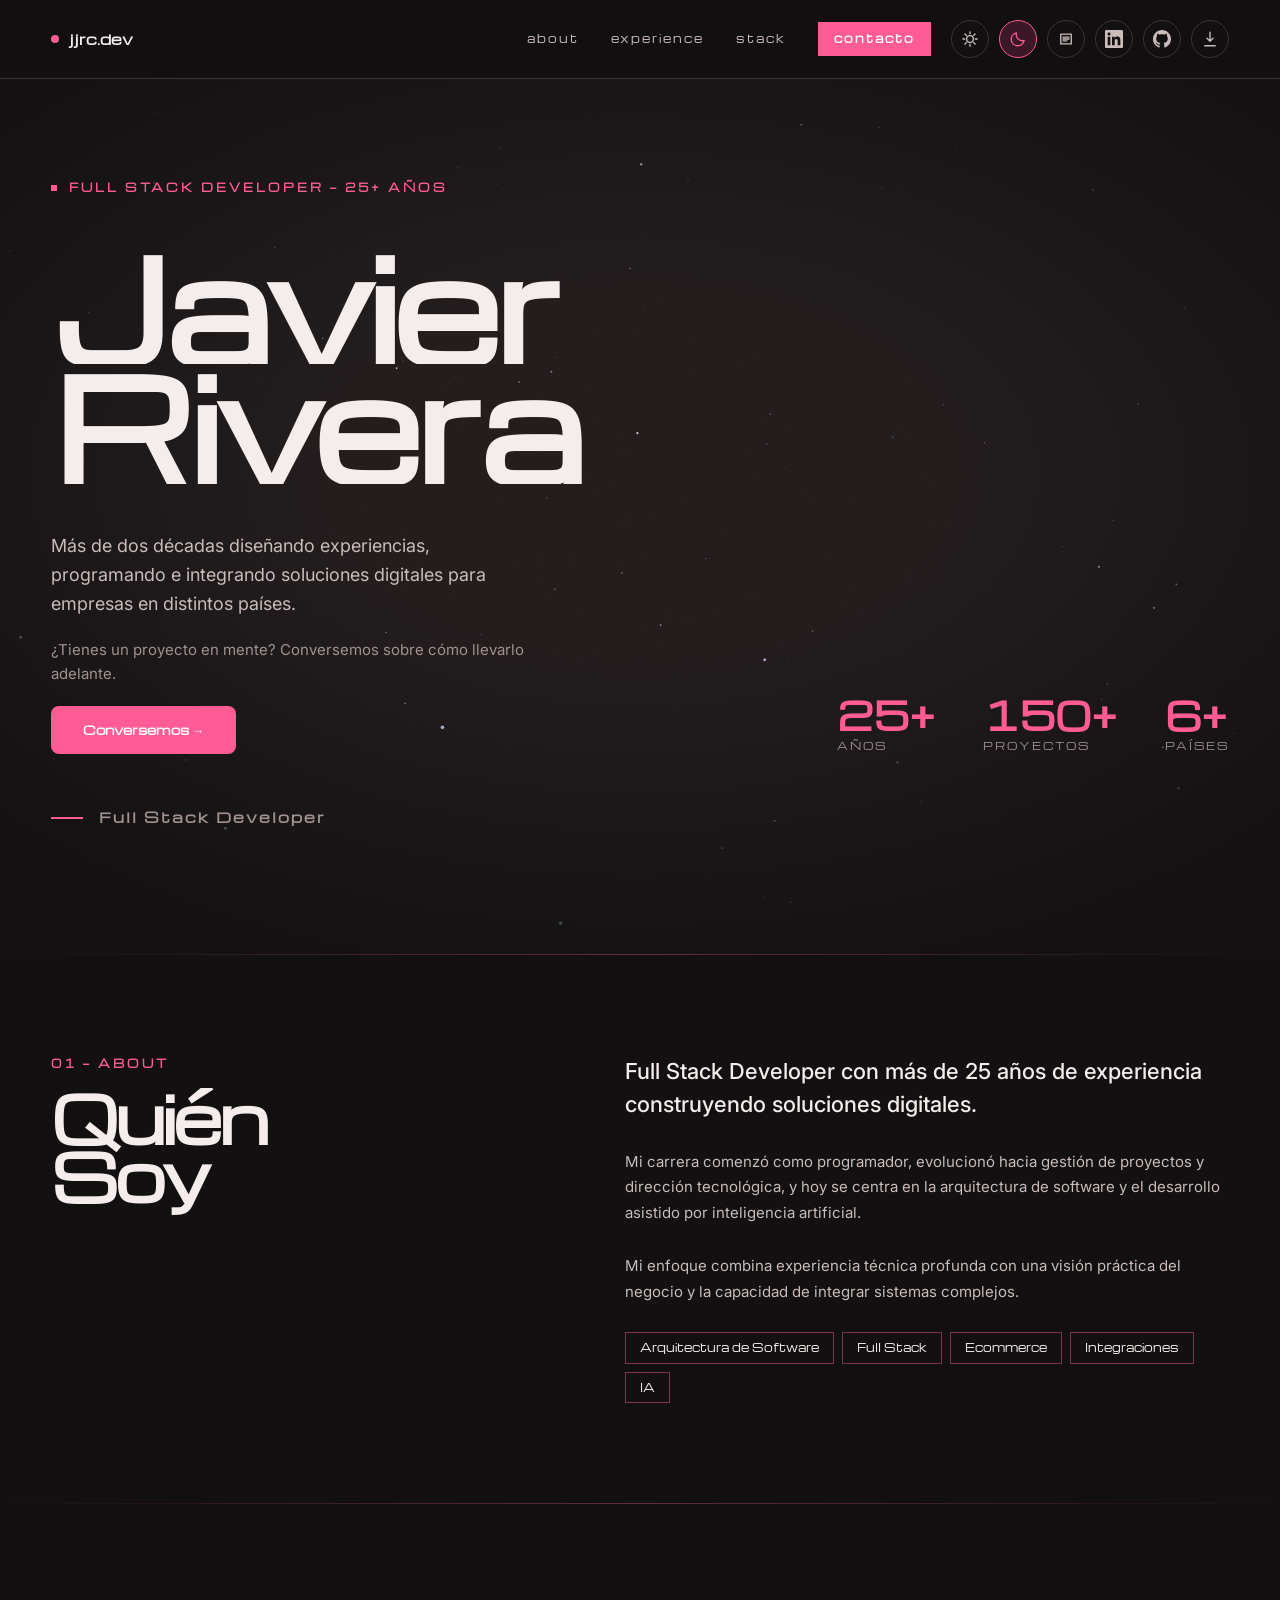
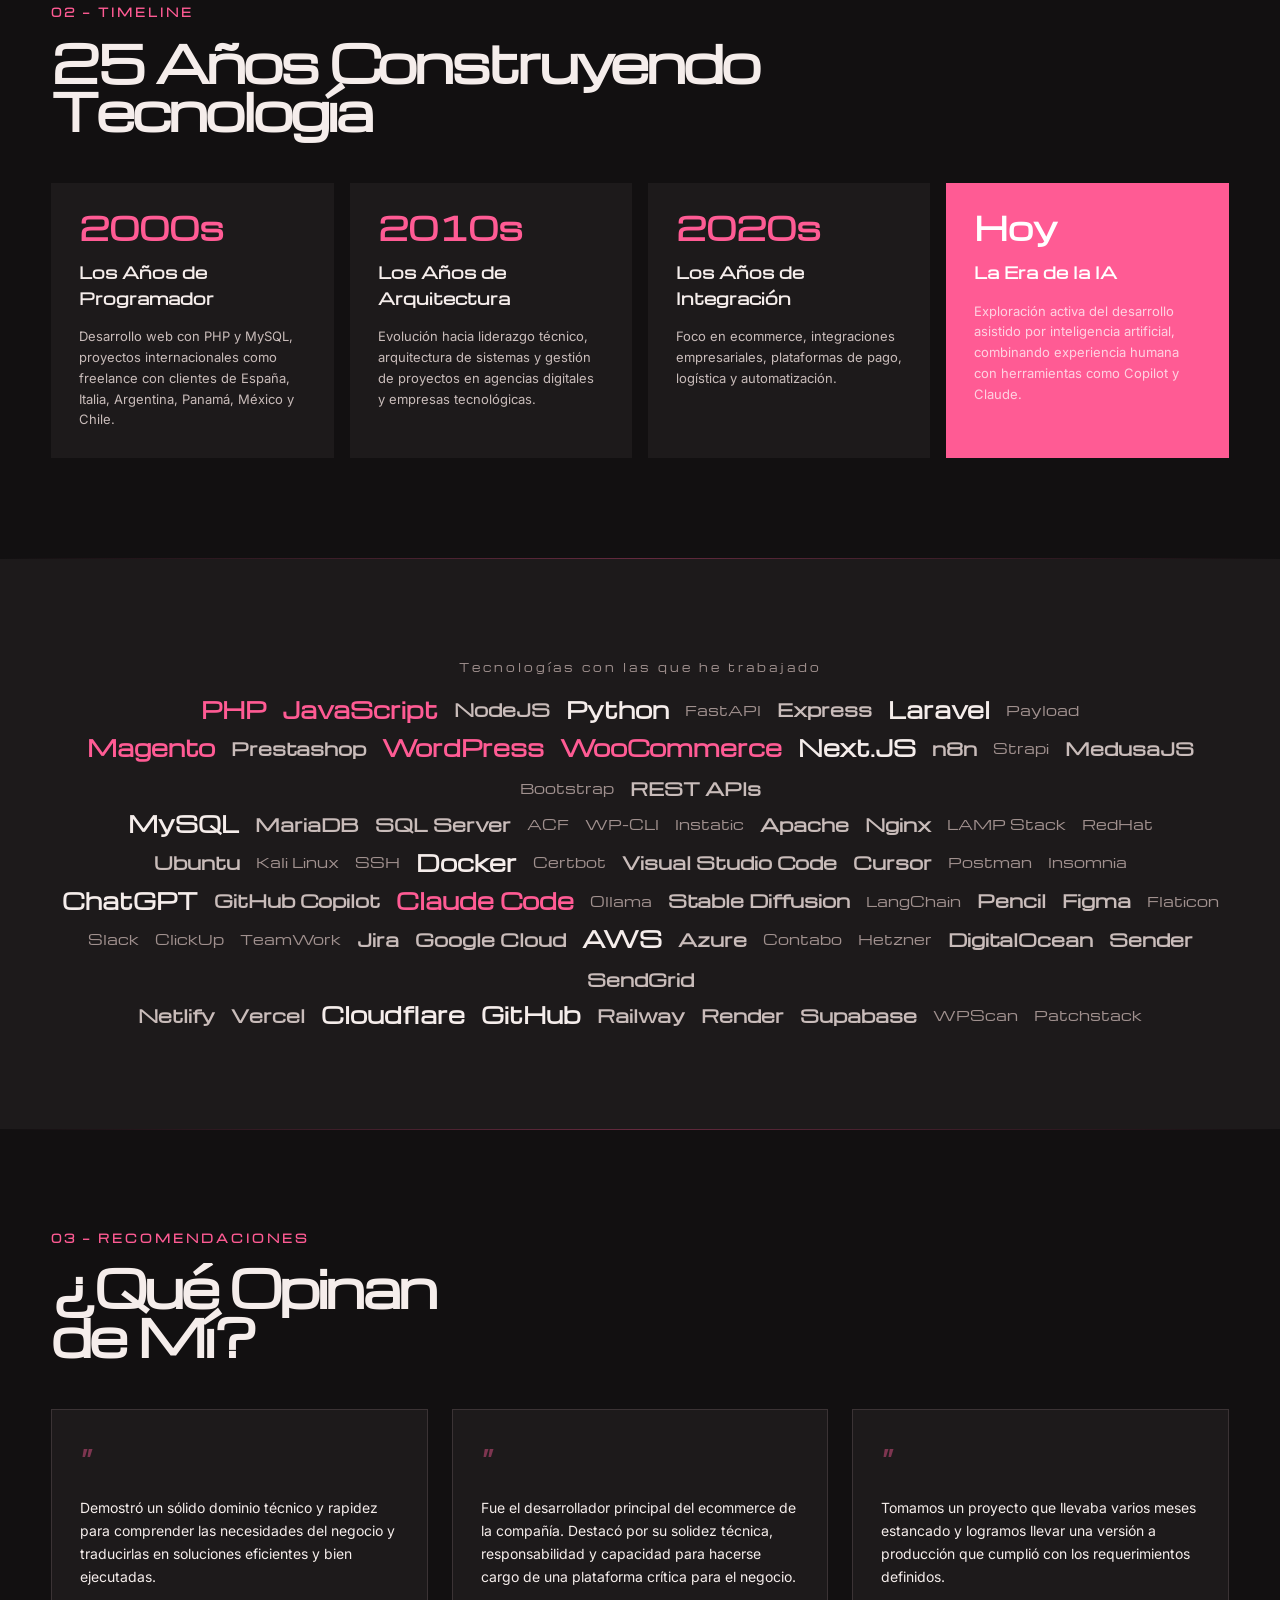
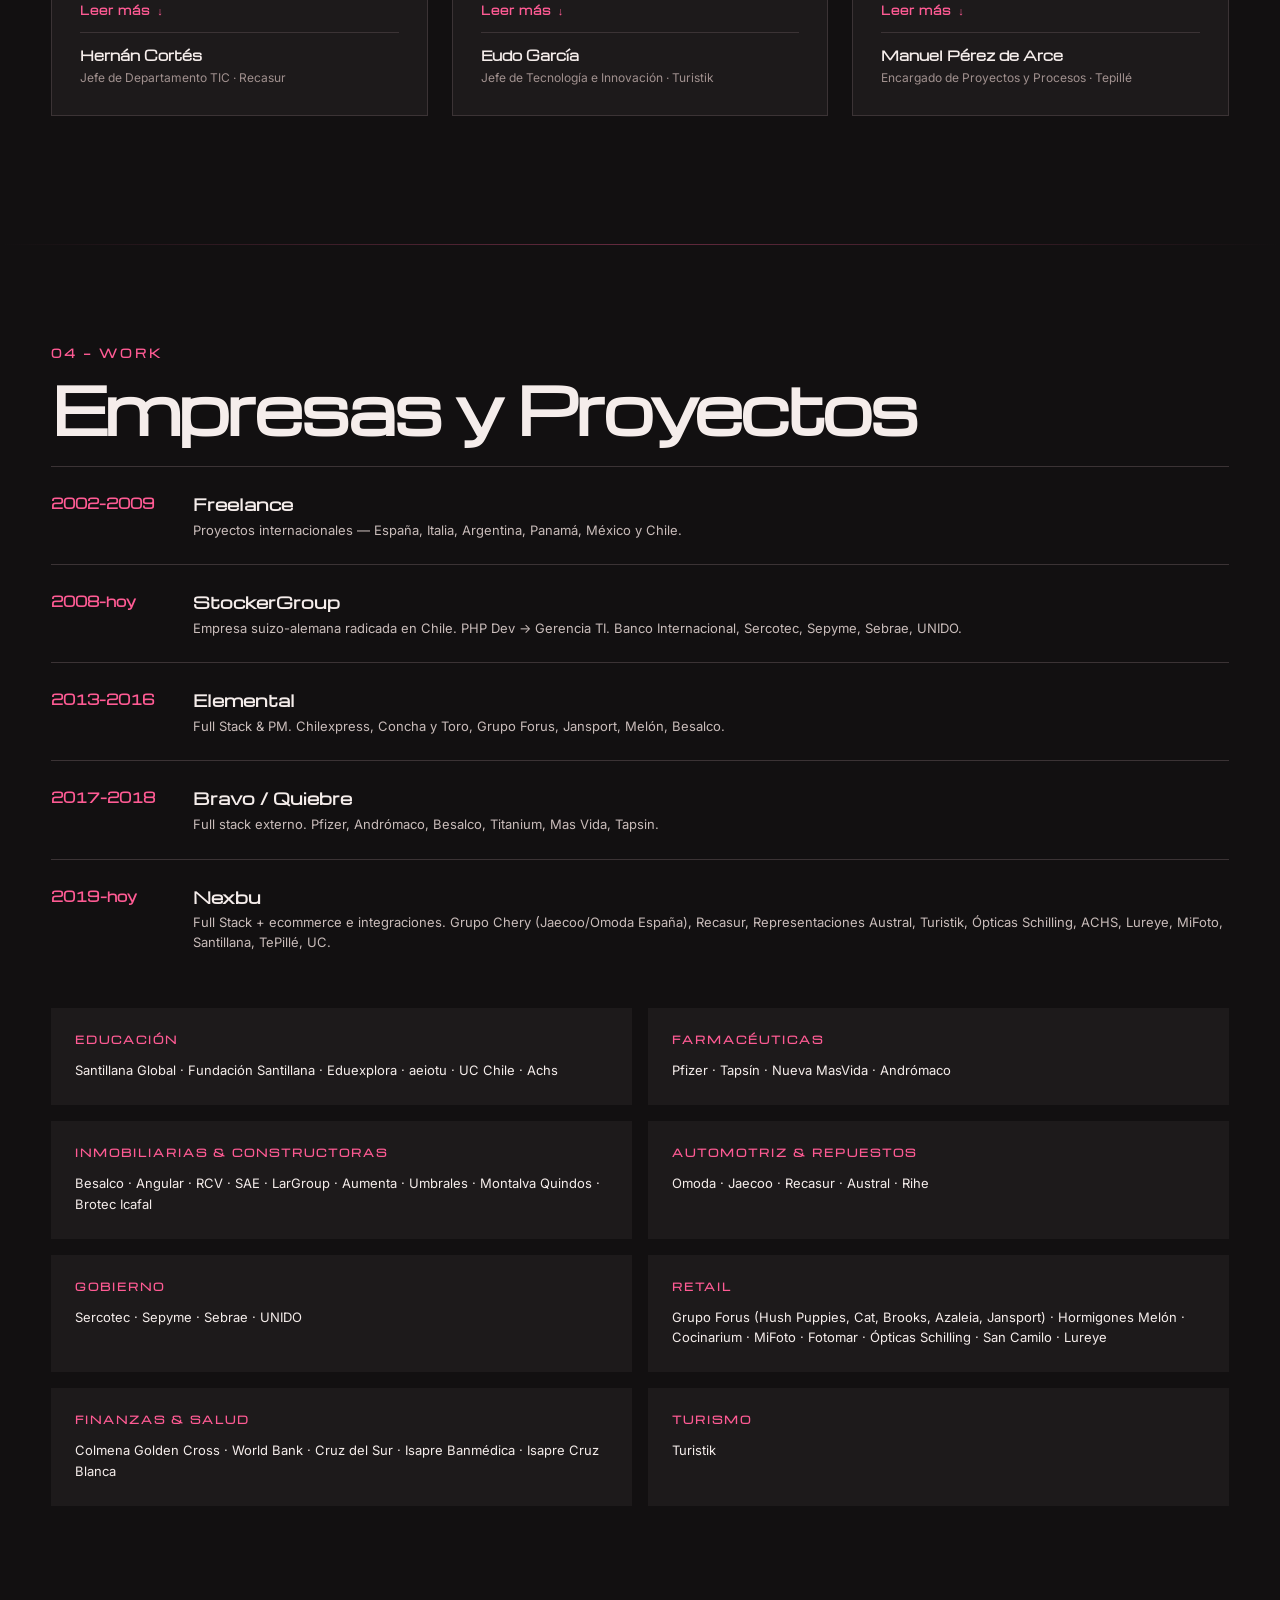
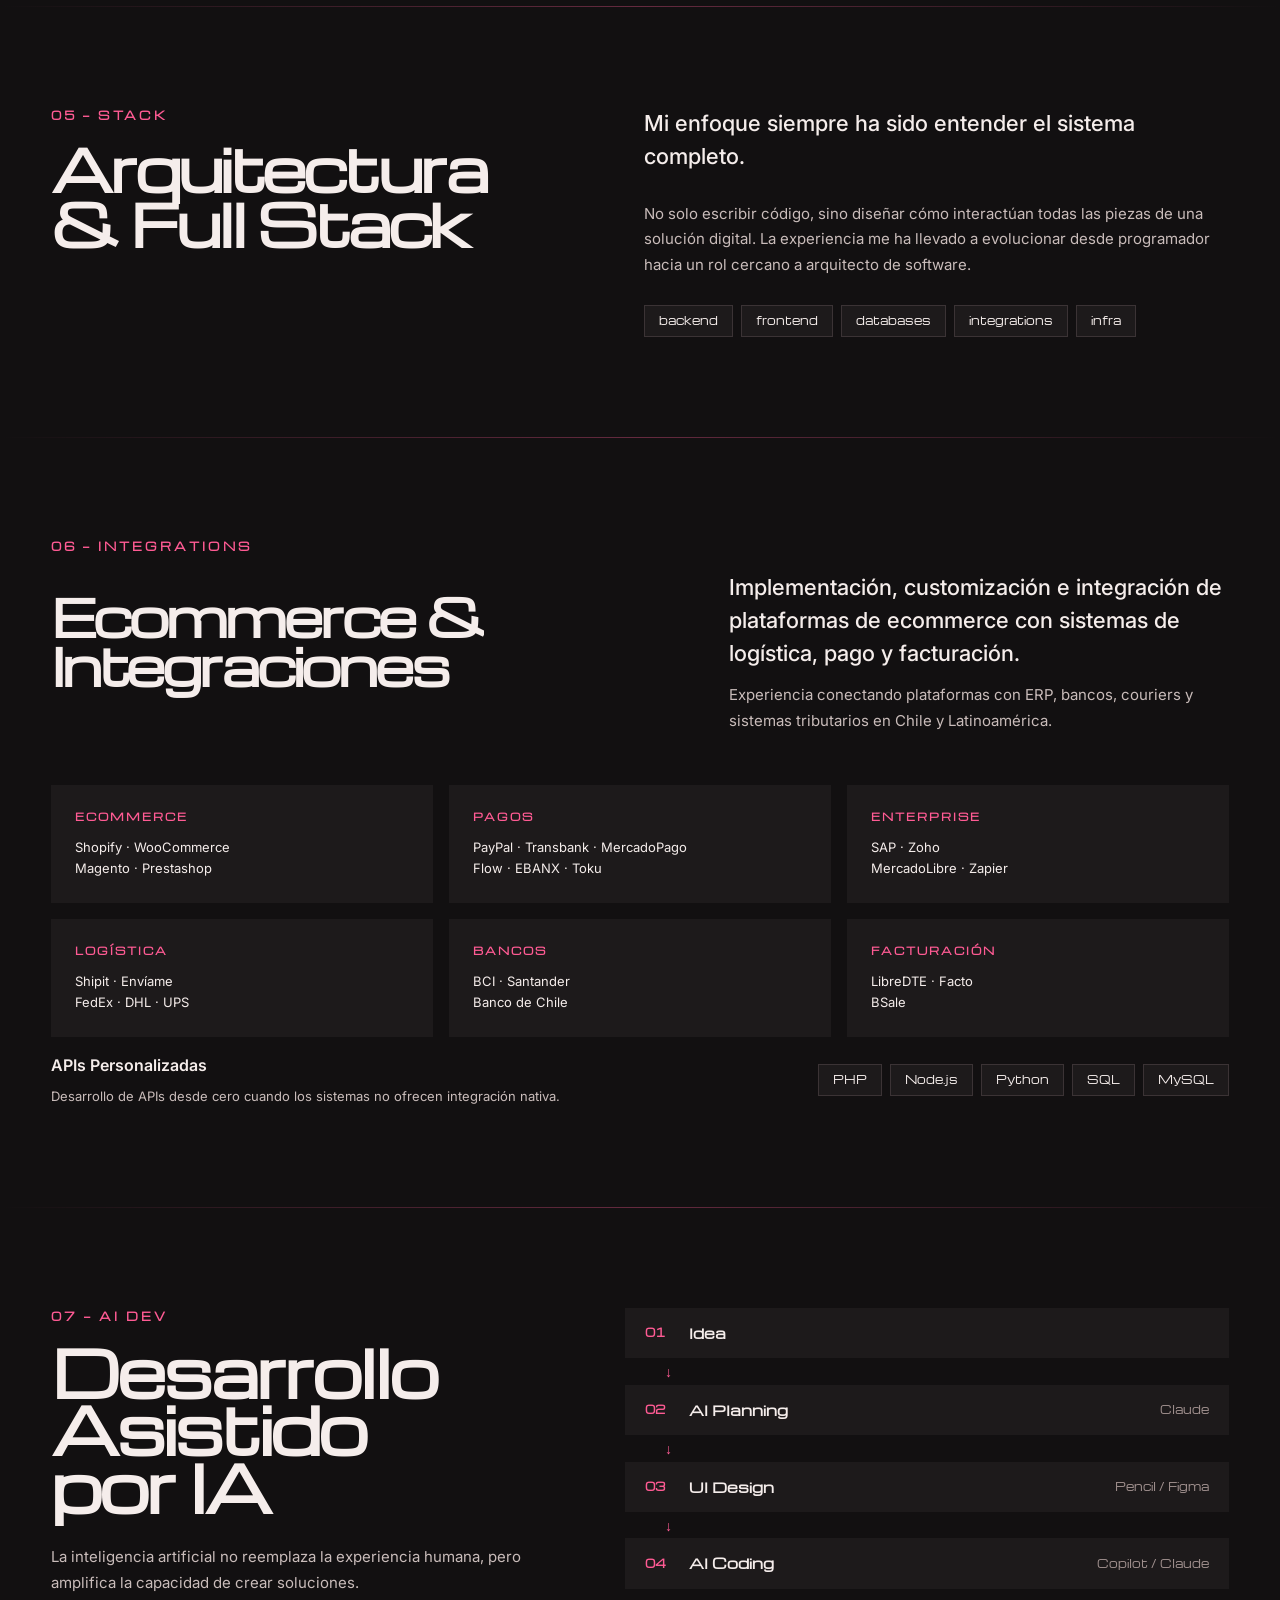
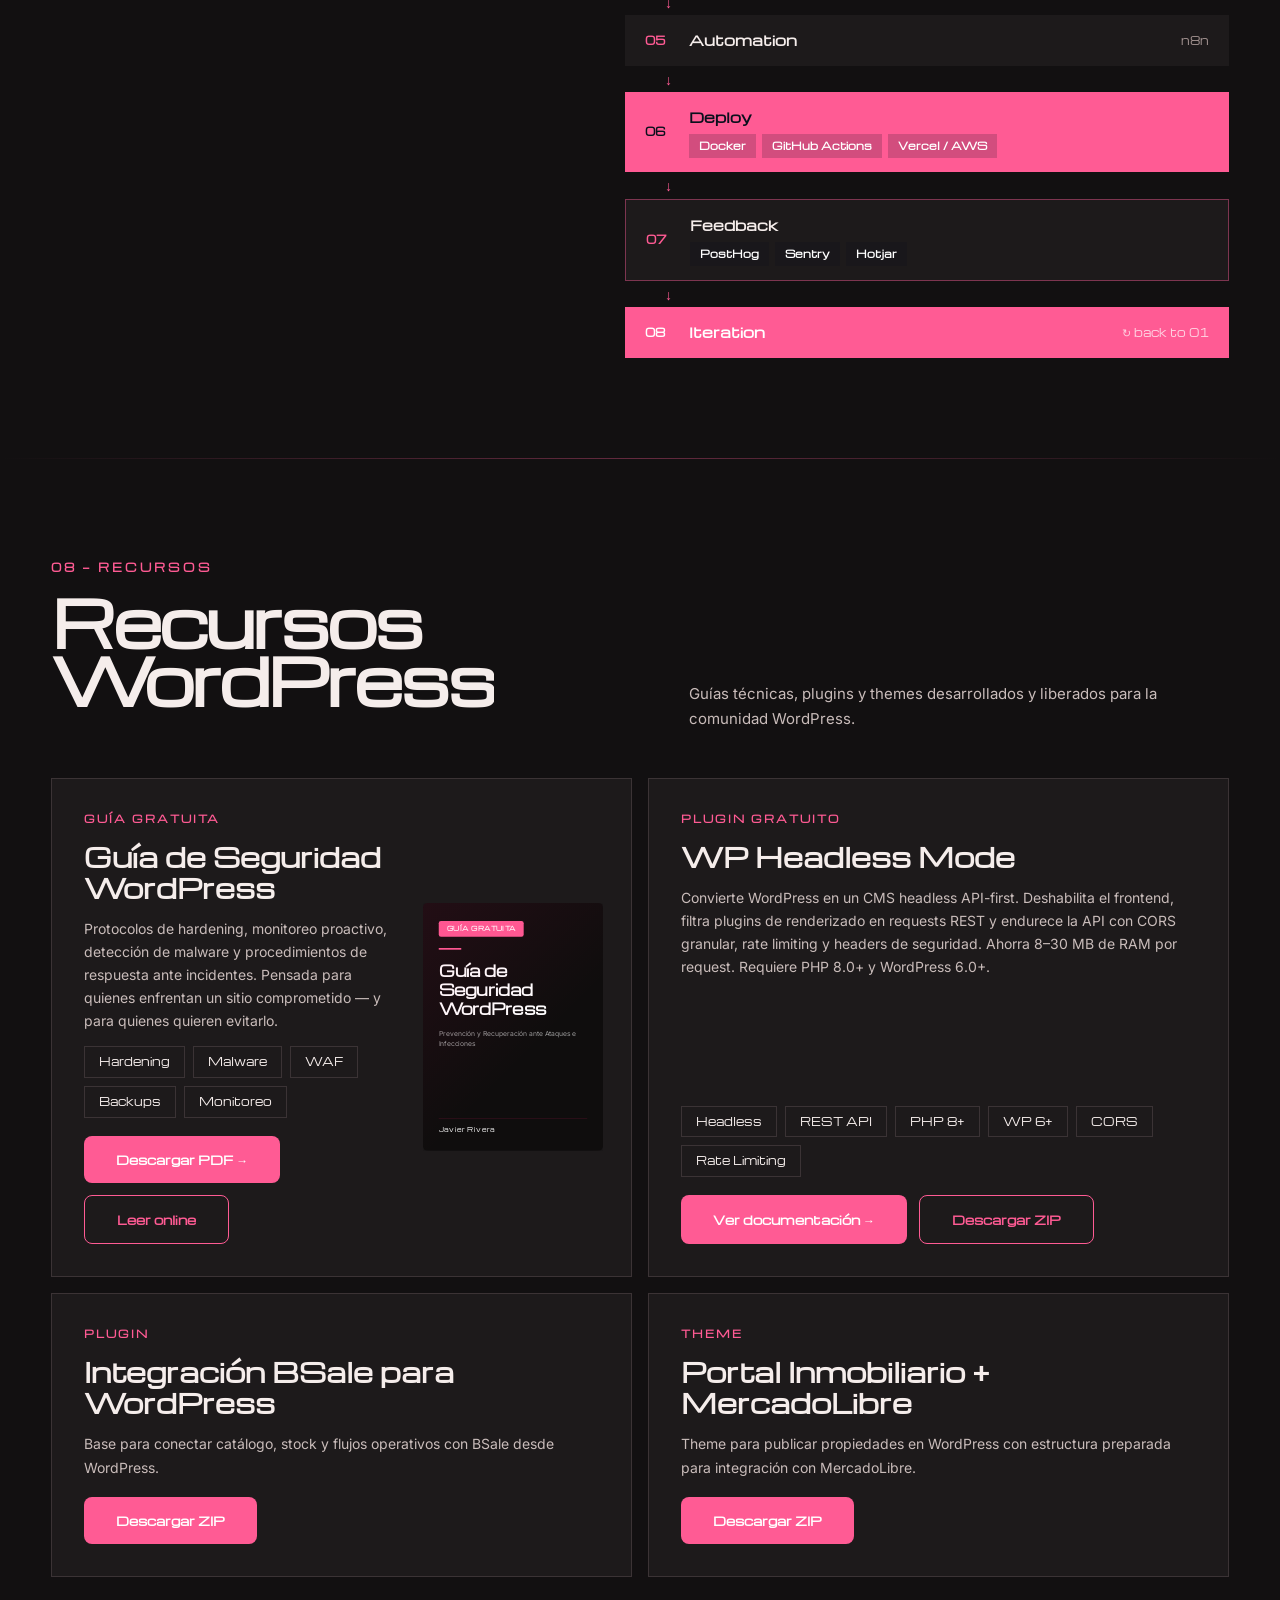
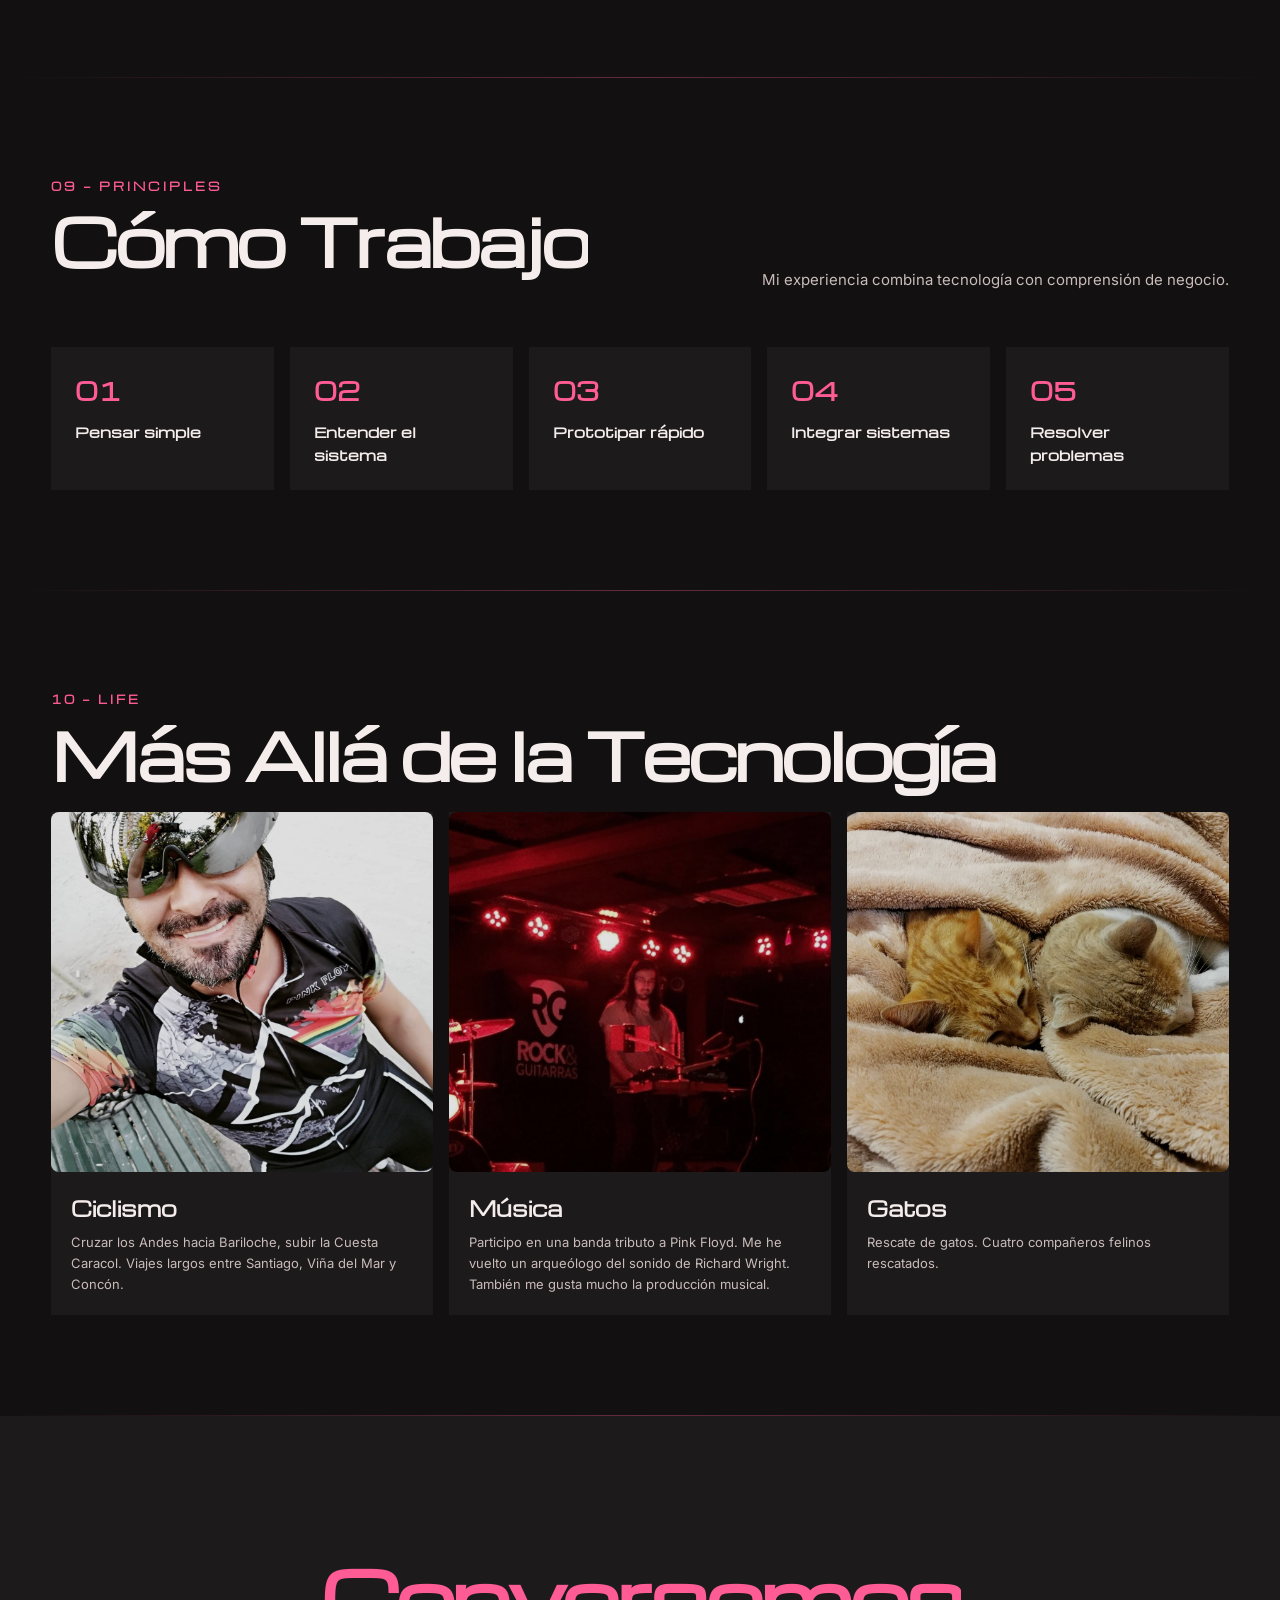
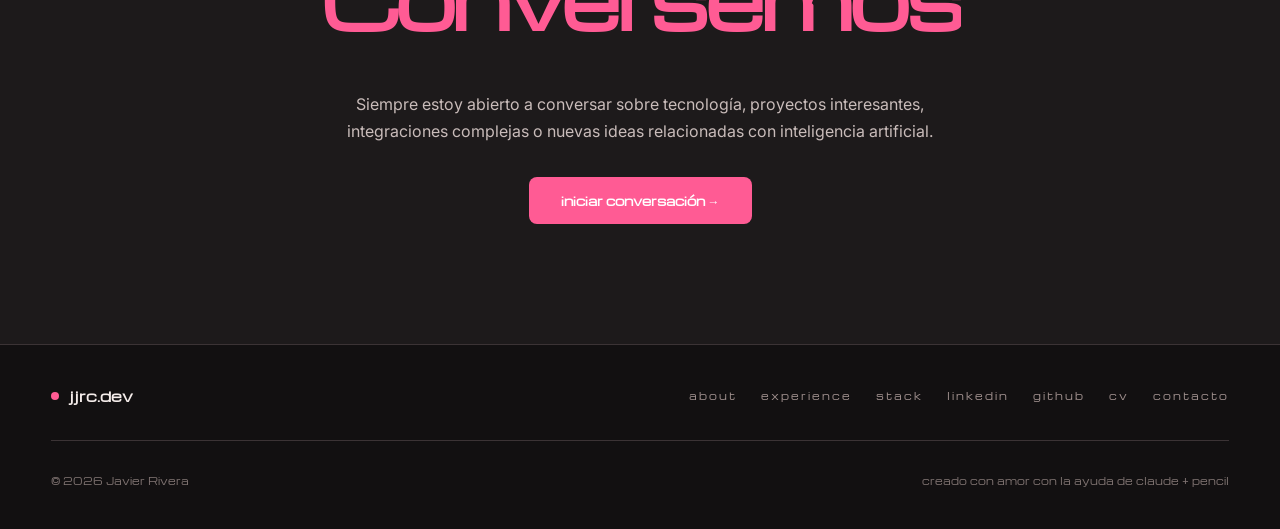
<file: index.html>
<!DOCTYPE html>
<html lang="es">
<head>
  <meta charset="UTF-8" />
  <meta name="viewport" content="width=device-width, initial-scale=1.0" />
  <title>Javier Rivera · Full Stack Developer</title>
  <meta name="description" content="Full Stack Developer con más de 25 años de experiencia construyendo soluciones digitales. Arquitectura de software, ecommerce, integraciones y desarrollo asistido por IA." />

  <!-- Fonts -->
  <link rel="preconnect" href="https://fonts.googleapis.com" />
  <link rel="preconnect" href="https://fonts.gstatic.com" crossorigin />
  <link href="https://fonts.googleapis.com/css2?family=Michroma&family=Inter:wght@400;500;600;700&display=swap" rel="stylesheet" />

  <!-- AOS -->
  <link rel="stylesheet" href="https://unpkg.com/aos@2.3.4/dist/aos.css" />

  <link rel="stylesheet" href="assets/css/styles.css?v=000000078" />
  <script>
    (function () {
      var savedTheme = localStorage.getItem('jjrc-theme');
      var theme = (savedTheme === 'dark' || savedTheme === 'light') ? savedTheme : 'dark';
      document.documentElement.setAttribute('data-theme', theme);
    })();
  </script>
</head>
<body>

  <!-- ============================================================
       HEADER
  ============================================================ -->
  <header class="header" id="top">
    <div class="header__inner">
      <a href="#top" class="logo">
        <span class="logo__dot"></span>
        <span class="logo__text">jjrc.dev</span>
      </a>
      <div class="header__actions">
        <nav class="nav">
          <a href="#about"   class="nav__link">about</a>
          <a href="#experience" class="nav__link">experience</a>
          <a href="#stack"   class="nav__link">stack</a>
          <a href="#contact" class="nav__cta">contacto</a>
        </nav>

        <div class="theme-switcher" aria-label="Cambiar tema y ver versión llms">
          <button type="button" class="theme-switcher__btn" data-theme-toggle="light" aria-label="Ver versión clara" aria-pressed="false">
            <svg viewBox="0 0 24 24" aria-hidden="true">
              <circle cx="12" cy="12" r="4.5"></circle>
              <path d="M12 2.5v2.5M12 19v2.5M21.5 12H19M5 12H2.5M18.72 5.28l-1.77 1.77M7.05 16.95l-1.77 1.77M18.72 18.72l-1.77-1.77M7.05 7.05 5.28 5.28"></path>
            </svg>
          </button>
          <button type="button" class="theme-switcher__btn is-active" data-theme-toggle="dark" aria-label="Ver versión oscura" aria-pressed="true">
            <svg viewBox="0 0 24 24" aria-hidden="true">
              <path d="M20.2 14.1A8.5 8.5 0 0 1 9.9 3.8a8.7 8.7 0 1 0 10.3 10.3Z"></path>
            </svg>
          </button>
          <a href="llms.txt" class="theme-switcher__btn theme-switcher__btn--link" aria-label="Ver versión llms" target="_blank" rel="noopener">
            <svg viewBox="0 0 24 24" aria-hidden="true">
              <path d="M5 5.5h14v13H5z"></path>
              <path d="M8 9.5h8M8 12h8M8 14.5h5"></path>
            </svg>
          </a>
          <a href="https://www.linkedin.com/in/juan-javier-rivera-a677732b0/" class="theme-switcher__btn theme-switcher__btn--link theme-switcher__btn--brand" aria-label="Ver perfil de LinkedIn" target="_blank" rel="noopener">
            <svg viewBox="0 0 24 24" aria-hidden="true"><path d="M20.447 20.452h-3.554v-5.569c0-1.328-.027-3.037-1.852-3.037-1.853 0-2.136 1.445-2.136 2.939v5.667h-3.554V9h3.414v1.561h.046c.477-.9 1.637-1.85 3.37-1.85 3.601 0 4.267 2.37 4.267 5.455v6.286zM5.337 7.433c-1.144 0-2.063-.926-2.063-2.065 0-1.138.92-2.063 2.063-2.063 1.14 0 2.064.925 2.064 2.063 0 1.139-.925 2.065-2.064 2.065zm1.782 13.019H3.555V9h3.564v11.452zM22.225 0H1.771C.792 0 0 .774 0 1.729v20.542C0 23.227.792 24 1.771 24h20.451C23.2 24 24 23.227 24 22.271V1.729C24 .774 23.2 0 22.222 0h.003z"></path></svg>
          </a>
          <a href="https://github.com/chichorivera" class="theme-switcher__btn theme-switcher__btn--link theme-switcher__btn--brand" aria-label="Ver perfil de GitHub" target="_blank" rel="noopener">
            <svg viewBox="0 0 24 24" aria-hidden="true"><path d="M12 0c-6.626 0-12 5.373-12 12 0 5.302 3.438 9.8 8.207 11.387.599.111.793-.261.793-.577v-2.234c-3.338.726-4.033-1.416-4.033-1.416-.546-1.387-1.333-1.756-1.333-1.756-1.089-.745.083-.729.083-.729 1.205.084 1.839 1.237 1.839 1.237 1.07 1.834 2.807 1.304 3.492.997.107-.775.418-1.305.762-1.604-2.665-.305-5.467-1.334-5.467-5.931 0-1.311.469-2.381 1.236-3.221-.124-.303-.535-1.524.117-3.176 0 0 1.008-.322 3.301 1.23.957-.266 1.983-.399 3.003-.404 1.02.005 2.047.138 3.006.404 2.291-1.552 3.297-1.23 3.297-1.23.653 1.653.242 2.874.118 3.176.77.84 1.235 1.91 1.235 3.221 0 4.609-2.807 5.624-5.479 5.921.43.372.823 1.102.823 2.222v3.293c0 .319.192.694.801.576 4.765-1.589 8.199-6.086 8.199-11.386 0-6.627-5.373-12-12-12z"></path></svg>
          </a>
          <a href="downloads/CV-Javier-Rivera.pdf" class="theme-switcher__btn theme-switcher__btn--link" aria-label="Descargar CV en PDF" download>
            <svg viewBox="0 0 24 24" aria-hidden="true">
              <path d="M12 3v12m0 0l-4-4m4 4l4-4M5 21h14"></path>
            </svg>
          </a>
        </div>
      </div>
      <button class="nav__toggle" aria-label="Menú" aria-expanded="false">
        <span></span><span></span><span></span>
      </button>
    </div>
    <!-- Mobile menu -->
    <div class="nav__mobile">
      <a href="#about"      class="nav__link">about</a>
      <a href="#experience" class="nav__link">experience</a>
      <a href="#stack"      class="nav__link">stack</a>
      <a href="#contact"    class="nav__cta">contacto</a>
      <div class="theme-switcher theme-switcher--mobile" aria-label="Cambiar tema y ver versión llms">
        <button type="button" class="theme-switcher__btn" data-theme-toggle="light" aria-label="Ver versión clara" aria-pressed="false">
          <svg viewBox="0 0 24 24" aria-hidden="true">
            <circle cx="12" cy="12" r="4.5"></circle>
            <path d="M12 2.5v2.5M12 19v2.5M21.5 12H19M5 12H2.5M18.72 5.28l-1.77 1.77M7.05 16.95l-1.77 1.77M18.72 18.72l-1.77-1.77M7.05 7.05 5.28 5.28"></path>
          </svg>
        </button>
        <button type="button" class="theme-switcher__btn is-active" data-theme-toggle="dark" aria-label="Ver versión oscura" aria-pressed="true">
          <svg viewBox="0 0 24 24" aria-hidden="true">
            <path d="M20.2 14.1A8.5 8.5 0 0 1 9.9 3.8a8.7 8.7 0 1 0 10.3 10.3Z"></path>
          </svg>
        </button>
        <a href="llms.txt" class="theme-switcher__btn theme-switcher__btn--link" aria-label="Ver versión llms" target="_blank" rel="noopener">
          <svg viewBox="0 0 24 24" aria-hidden="true">
            <path d="M5 5.5h14v13H5z"></path>
            <path d="M8 9.5h8M8 12h8M8 14.5h5"></path>
          </svg>
        </a>
        <a href="https://www.linkedin.com/in/juan-javier-rivera-a677732b0/" class="theme-switcher__btn theme-switcher__btn--link theme-switcher__btn--brand" aria-label="Ver perfil de LinkedIn" target="_blank" rel="noopener">
          <svg viewBox="0 0 24 24" aria-hidden="true"><path d="M20.447 20.452h-3.554v-5.569c0-1.328-.027-3.037-1.852-3.037-1.853 0-2.136 1.445-2.136 2.939v5.667h-3.554V9h3.414v1.561h.046c.477-.9 1.637-1.85 3.37-1.85 3.601 0 4.267 2.37 4.267 5.455v6.286zM5.337 7.433c-1.144 0-2.063-.926-2.063-2.065 0-1.138.92-2.063 2.063-2.063 1.14 0 2.064.925 2.064 2.063 0 1.139-.925 2.065-2.064 2.065zm1.782 13.019H3.555V9h3.564v11.452zM22.225 0H1.771C.792 0 0 .774 0 1.729v20.542C0 23.227.792 24 1.771 24h20.451C23.2 24 24 23.227 24 22.271V1.729C24 .774 23.2 0 22.222 0h.003z"></path></svg>
        </a>
        <a href="https://github.com/chichorivera" class="theme-switcher__btn theme-switcher__btn--link theme-switcher__btn--brand" aria-label="Ver perfil de GitHub" target="_blank" rel="noopener">
          <svg viewBox="0 0 24 24" aria-hidden="true"><path d="M12 0c-6.626 0-12 5.373-12 12 0 5.302 3.438 9.8 8.207 11.387.599.111.793-.261.793-.577v-2.234c-3.338.726-4.033-1.416-4.033-1.416-.546-1.387-1.333-1.756-1.333-1.756-1.089-.745.083-.729.083-.729 1.205.084 1.839 1.237 1.839 1.237 1.07 1.834 2.807 1.304 3.492.997.107-.775.418-1.305.762-1.604-2.665-.305-5.467-1.334-5.467-5.931 0-1.311.469-2.381 1.236-3.221-.124-.303-.535-1.524.117-3.176 0 0 1.008-.322 3.301 1.23.957-.266 1.983-.399 3.003-.404 1.02.005 2.047.138 3.006.404 2.291-1.552 3.297-1.23 3.297-1.23.653 1.653.242 2.874.118 3.176.77.84 1.235 1.91 1.235 3.221 0 4.609-2.807 5.624-5.479 5.921.43.372.823 1.102.823 2.222v3.293c0 .319.192.694.801.576 4.765-1.589 8.199-6.086 8.199-11.386 0-6.627-5.373-12-12-12z"></path></svg>
        </a>
        <a href="downloads/CV-Javier-Rivera.pdf" class="theme-switcher__btn theme-switcher__btn--link" aria-label="Descargar CV en PDF" download>
          <svg viewBox="0 0 24 24" aria-hidden="true">
            <path d="M12 3v12m0 0l-4-4m4 4l4-4M5 21h14"></path>
          </svg>
        </a>
      </div>
    </div>
  </header>

  <!-- ============================================================
       HERO
  ============================================================ -->
  <section class="hero" id="hero">
    <canvas class="hero__stars" id="heroStars" aria-hidden="true"></canvas>
    <div class="hero__stars-vignette" aria-hidden="true"></div>
    <div class="hero__aura" aria-hidden="true"></div>

    <div class="hero__label" data-aos="fade-down" data-aos-duration="800">
      <span class="hero__label-dot"></span>
      <span class="hero__label-text">FULL STACK DEVELOPER — 25+ AÑOS</span>
    </div>

    <h1 class="hero__title">
      <span class="hero__title-line"><span class="hero__title-word">Javier</span></span>
      <span class="hero__title-line"><span class="hero__title-word">Rivera</span></span>
    </h1>

    <div class="hero__mid">
      <div class="hero__left">
        <p class="hero__desc" data-aos="fade-up" data-aos-duration="900" data-aos-delay="200">
          Más de dos décadas diseñando experiencias,<br>
          programando e integrando soluciones digitales para<br>
          empresas en distintos países.
        </p>
        <p class="hero__invite" data-aos="fade-up" data-aos-duration="800" data-aos-delay="260">
          ¿Tienes un proyecto en mente? Conversemos sobre cómo llevarlo adelante.
        </p>
        <a href="mailto:juan.javier.rivera.cardenas@gmail.com" class="btn btn--accent hero__cta" id="heroCta" data-aos="fade-up" data-aos-duration="800" data-aos-delay="320">
          Conversemos →
        </a>
      </div>

      <div class="hero__stats" data-aos="fade-up" data-aos-duration="900" data-aos-delay="300">
        <div class="hero__stat">
          <span class="hero__stat-value">25+</span>
          <span class="hero__stat-label">AÑOS</span>
        </div>
        <div class="hero__stat">
          <span class="hero__stat-value">150+</span>
          <span class="hero__stat-label">PROYECTOS</span>
        </div>
        <div class="hero__stat">
          <span class="hero__stat-value">6+</span>
          <span class="hero__stat-label">PAÍSES</span>
        </div>
      </div>
    </div>

    <!-- Rotating phrase -->
    <div class="hero__rotating" data-aos="fade-up" data-aos-duration="800" data-aos-delay="400">
      <span class="hero__rotating-phrase" id="rotatingPhrase">Full Stack Developer</span>
    </div>
  </section>

  <div class="sep"></div>

  <!-- ============================================================
       QUIÉN SOY
  ============================================================ -->
  <section class="section" id="about">
    <div class="section__inner two-col">
      <div class="two-col__left" data-aos="fade-right" data-aos-duration="900">
        <span class="section__label">01 — ABOUT</span>
        <h2 class="section__title">Quién<br>Soy</h2>
      </div>
      <div class="two-col__right" data-aos="fade-left" data-aos-duration="900" data-aos-delay="100">
        <p class="text-lead">Full Stack Developer con más de 25 años de experiencia construyendo soluciones digitales.</p>
        <p class="text-body">Mi carrera comenzó como programador, evolucionó hacia gestión de proyectos y dirección tecnológica, y hoy se centra en la arquitectura de software y el desarrollo asistido por inteligencia artificial.</p>
        <p class="text-body">Mi enfoque combina experiencia técnica profunda con una visión práctica del negocio y la capacidad de integrar sistemas complejos.</p>
        <div class="tags" data-aos="fade-up" data-aos-duration="700" data-aos-delay="200">
          <span class="tag tag--accent">Arquitectura de Software</span>
          <span class="tag tag--accent">Full Stack</span>
          <span class="tag tag--accent">Ecommerce</span>
          <span class="tag tag--accent">Integraciones</span>
          <span class="tag tag--accent">IA</span>
        </div>
      </div>
    </div>
  </section>

  <div class="sep"></div>

  <!-- ============================================================
       TIMELINE
  ============================================================ -->
  <section class="section" id="timeline">
    <div class="section__inner" data-aos="fade-up" data-aos-duration="800">
      <span class="section__label">02 — TIMELINE</span>
      <h2 class="section__title section__title--wide">25 Años Construyendo<br>Tecnología</h2>
    </div>
    <div class="section__inner">
      <div class="timeline-grid">
        <div class="tl-card" data-aos="fade-up" data-aos-duration="800" data-aos-delay="0">
          <span class="tl-card__year">2000s</span>
          <h3 class="tl-card__title">Los Años de Programador</h3>
          <p class="tl-card__desc">Desarrollo web con PHP y MySQL, proyectos internacionales como freelance con clientes de España, Italia, Argentina, Panamá, México y Chile.</p>
        </div>
        <div class="tl-card" data-aos="fade-up" data-aos-duration="800" data-aos-delay="100">
          <span class="tl-card__year">2010s</span>
          <h3 class="tl-card__title">Los Años de Arquitectura</h3>
          <p class="tl-card__desc">Evolución hacia liderazgo técnico, arquitectura de sistemas y gestión de proyectos en agencias digitales y empresas tecnológicas.</p>
        </div>
        <div class="tl-card" data-aos="fade-up" data-aos-duration="800" data-aos-delay="200">
          <span class="tl-card__year">2020s</span>
          <h3 class="tl-card__title">Los Años de Integración</h3>
          <p class="tl-card__desc">Foco en ecommerce, integraciones empresariales, plataformas de pago, logística y automatización.</p>
        </div>
        <div class="tl-card tl-card--accent" data-aos="fade-up" data-aos-duration="800" data-aos-delay="300">
          <span class="tl-card__year tl-card__year--white">Hoy</span>
          <h3 class="tl-card__title tl-card__title--white">La Era de la IA</h3>
          <p class="tl-card__desc tl-card__desc--white">Exploración activa del desarrollo asistido por inteligencia artificial, combinando experiencia humana con herramientas como Copilot y Claude.</p>
        </div>
      </div>
    </div>
  </section>

  <div class="sep"></div>

  <!-- ============================================================
       TECH CLOUD (Nube de Conceptos)
  ============================================================ -->
  <section class="section section--card" id="techcloud">
    <div class="section__inner">
      <p class="tech-label" data-aos="fade-up" data-aos-duration="700">Tecnologías con las que he trabajado</p>
      <div class="tech-cloud" data-aos="fade-up" data-aos-duration="900" data-aos-delay="100">
        <div class="tech-row">
          <span class="tech-word tech-word--accent tech-word--lg">PHP</span>
          <span class="tech-word tech-word--accent tech-word--lg">JavaScript</span>
          <span class="tech-word tech-word--md">NodeJS</span>
          <span class="tech-word tech-word--lg">Python</span>
          <span class="tech-word tech-word--sm">FastAPI</span>
          <span class="tech-word tech-word--md">Express</span>
          <span class="tech-word tech-word--lg">Laravel</span>
          <span class="tech-word tech-word--sm">Payload</span>
        </div>
        <div class="tech-row">
          <span class="tech-word tech-word--accent tech-word--lg">Magento</span>
          <span class="tech-word tech-word--md">Prestashop</span>
          <span class="tech-word tech-word--accent tech-word--lg">WordPress</span>
          <span class="tech-word tech-word--accent tech-word--lg">WooCommerce</span>
          <span class="tech-word tech-word--lg">Next.JS</span>
          <span class="tech-word tech-word--md">n8n</span>
          <span class="tech-word tech-word--sm">Strapi</span>
          <span class="tech-word tech-word--md">MedusaJS</span>
          <span class="tech-word tech-word--sm">Bootstrap</span>
          <span class="tech-word tech-word--md">REST APIs</span>
        </div>
        <div class="tech-row">
          <span class="tech-word tech-word--lg">MySQL</span>
          <span class="tech-word tech-word--md">MariaDB</span>
          <span class="tech-word tech-word--md">SQL Server</span>
          <span class="tech-word tech-word--sm">ACF</span>
          <span class="tech-word tech-word--sm">WP-CLI</span>
          <span class="tech-word tech-word--sm">Instatic</span>
          <span class="tech-word tech-word--md">Apache</span>
          <span class="tech-word tech-word--md">Nginx</span>
          <span class="tech-word tech-word--sm">LAMP Stack</span>
          <span class="tech-word tech-word--sm">RedHat</span>
        </div>
        <div class="tech-row">
          <span class="tech-word tech-word--md">Ubuntu</span>
          <span class="tech-word tech-word--sm">Kali Linux</span>
          <span class="tech-word tech-word--sm">SSH</span>
          <span class="tech-word tech-word--lg">Docker</span>
          <span class="tech-word tech-word--sm">Certbot</span>
          <span class="tech-word tech-word--md">Visual Studio Code</span>
          <span class="tech-word tech-word--md">Cursor</span>
          <span class="tech-word tech-word--sm">Postman</span>
          <span class="tech-word tech-word--sm">Insomnia</span>
        </div>
        <div class="tech-row">
          <span class="tech-word tech-word--lg">ChatGPT</span>
          <span class="tech-word tech-word--md">GitHub Copilot</span>
          <span class="tech-word tech-word--accent tech-word--lg">Claude Code</span>
          <span class="tech-word tech-word--sm">Ollama</span>
          <span class="tech-word tech-word--md">Stable Diffusion</span>
          <span class="tech-word tech-word--sm">LangChain</span>
          <span class="tech-word tech-word--md">Pencil</span>
          <span class="tech-word tech-word--md">Figma</span>
          <span class="tech-word tech-word--sm">Flaticon</span>
        </div>
        <div class="tech-row">
          <span class="tech-word tech-word--sm">Slack</span>
          <span class="tech-word tech-word--sm">ClickUp</span>
          <span class="tech-word tech-word--sm">TeamWork</span>
          <span class="tech-word tech-word--md">Jira</span>
          <span class="tech-word tech-word--md">Google Cloud</span>
          <span class="tech-word tech-word--lg">AWS</span>
          <span class="tech-word tech-word--md">Azure</span>
          <span class="tech-word tech-word--sm">Contabo</span>
          <span class="tech-word tech-word--sm">Hetzner</span>
          <span class="tech-word tech-word--md">DigitalOcean</span>
          <span class="tech-word tech-word--md">Sender</span>
          <span class="tech-word tech-word--md">SendGrid</span>
        </div>
        <div class="tech-row">
          <span class="tech-word tech-word--md">Netlify</span>
          <span class="tech-word tech-word--md">Vercel</span>
          <span class="tech-word tech-word--lg">Cloudflare</span>
          <span class="tech-word tech-word--lg">GitHub</span>
          <span class="tech-word tech-word--md">Railway</span>
          <span class="tech-word tech-word--md">Render</span>
          <span class="tech-word tech-word--md">Supabase</span>
          <span class="tech-word tech-word--sm">WPScan</span>
          <span class="tech-word tech-word--sm">Patchstack</span>
        </div>
      </div>
    </div>
  </section>

  <div class="sep"></div>

  <!-- ============================================================
       TESTIMONIOS
  ============================================================ -->
  <section class="section" id="testimonials">
    <div class="section__inner" data-aos="fade-up" data-aos-duration="800">
      <span class="section__label">03 — RECOMENDACIONES</span>
      <h2 class="section__title section__title--wide">¿Qué Opinan<br>de Mí?</h2>
    </div>

    <div class="section__inner">
      <div class="testi-carousel" data-aos="fade-up" data-aos-duration="800" data-aos-delay="100">
        <div class="testi-viewport">
          <div class="testi-track" id="testiTrack">

            <article class="testi-card">
              <span class="testi-card__mark" aria-hidden="true">&ldquo;</span>
              <div class="testi-card__body">
                <p class="testi-card__excerpt">Demostró un sólido dominio técnico y rapidez para comprender las necesidades del negocio y traducirlas en soluciones eficientes y bien ejecutadas.</p>
                <div class="testi-card__full">
                  <p>He tenido la oportunidad de trabajar con Javier como cliente en un proyecto donde participó como desarrollador backend, y la experiencia fue positiva y grata. Durante el desarrollo demostró un sólido dominio técnico, especialmente en la construcción de APIs, desarrollo de plugins, integraciones entre plataformas y soluciones de eCommerce. Más allá de sus conocimientos técnicos, destacó por su rapidez para comprender las necesidades del negocio y traducirlas en soluciones eficientes y bien ejecutadas.</p>
                  <p>También quiero destacar su calidad humana y disposición para colaborar, lo que hizo que la comunicación fuera fluida y que el proyecto avanzara de manera ordenada con excelentes resultados.</p>
                  <p>Sin duda, recomiendo a Javier a cualquier empresa o equipo que busque un desarrollador backend con gran capacidad técnica, compromiso y una excelente actitud para trabajar en equipo.</p>
                </div>
              </div>
              <button type="button" class="testi-card__toggle" aria-expanded="false">
                <span class="testi-card__toggle-label">Leer más</span>
                <span class="testi-card__toggle-icon" aria-hidden="true">↓</span>
              </button>
              <footer class="testi-card__author">
                <span class="testi-card__name">Hernán Cortés</span>
                <span class="testi-card__role">Jefe de Departamento TIC · Recasur</span>
              </footer>
            </article>

            <article class="testi-card">
              <span class="testi-card__mark" aria-hidden="true">&ldquo;</span>
              <div class="testi-card__body">
                <p class="testi-card__excerpt">Fue el desarrollador principal del ecommerce de la compañía. Destacó por su solidez técnica, responsabilidad y capacidad para hacerse cargo de una plataforma crítica para el negocio.</p>
                <div class="testi-card__full">
                  <p>Trabajé con Javier Rivera en Turistik, donde fue el desarrollador principal del ecommerce de la compañía. Javier destacó por su solidez técnica, responsabilidad y capacidad para hacerse cargo de una plataforma crítica para el negocio.</p>
                  <p>Siempre mostró buen criterio para resolver problemas, proponer mejoras y conectar las necesidades del negocio con soluciones tecnológicas concretas. No era solo un ejecutor técnico; tenía ownership sobre el producto y entendía la importancia de la experiencia de usuario, la estabilidad y la continuidad operacional.</p>
                  <p>Lo recomiendo con confianza para roles de desarrollo, liderazgo técnico y evolución de productos digitales.</p>
                </div>
              </div>
              <button type="button" class="testi-card__toggle" aria-expanded="false">
                <span class="testi-card__toggle-label">Leer más</span>
                <span class="testi-card__toggle-icon" aria-hidden="true">↓</span>
              </button>
              <footer class="testi-card__author">
                <span class="testi-card__name">Eudo García</span>
                <span class="testi-card__role">Jefe de Tecnología e Innovación · Turistik</span>
              </footer>
            </article>

            <article class="testi-card">
              <span class="testi-card__mark" aria-hidden="true">&ldquo;</span>
              <div class="testi-card__body">
                <p class="testi-card__excerpt">Tomamos un proyecto que llevaba varios meses estancado y logramos llevar una versión a producción que cumplió con los requerimientos definidos.</p>
                <div class="testi-card__full">
                  <p>Tuve la oportunidad de trabajar con Javier en un proyecto de desarrollo web, participando yo desde la perspectiva del cliente. Destaco especialmente su compromiso, disposición para enfrentar desafíos y capacidad para encontrar soluciones efectivas ante problemas complejos.</p>
                  <p>Tomamos un proyecto que llevaba varios meses estancado y, gracias a su dedicación, conocimiento técnico y enfoque orientado a resultados, logramos llevar una versión a producción que cumplió con los requerimientos definidos y permitió alcanzar los objetivos planteados.</p>
                  <p>Además de sus habilidades técnicas, Javier demostró una excelente actitud de colaboración, manteniendo siempre una comunicación clara y una fuerte orientación al cumplimiento de los compromisos. Sin duda, es un profesional que aporta valor a cualquier equipo o proyecto en el que participe.</p>
                </div>
              </div>
              <button type="button" class="testi-card__toggle" aria-expanded="false">
                <span class="testi-card__toggle-label">Leer más</span>
                <span class="testi-card__toggle-icon" aria-hidden="true">↓</span>
              </button>
              <footer class="testi-card__author">
                <span class="testi-card__name">Manuel Pérez de Arce</span>
                <span class="testi-card__role">Encargado de Proyectos y Procesos · Tepillé</span>
              </footer>
            </article>

          </div>
        </div>

        <div class="testi-controls">
          <button type="button" class="testi-arrow testi-arrow--prev" id="testiPrev" aria-label="Testimonios anteriores" disabled>
            <svg viewBox="0 0 24 24" aria-hidden="true"><path d="M15 5l-7 7 7 7"></path></svg>
          </button>
          <div class="testi-dots" id="testiDots"></div>
          <button type="button" class="testi-arrow testi-arrow--next" id="testiNext" aria-label="Siguientes testimonios" disabled>
            <svg viewBox="0 0 24 24" aria-hidden="true"><path d="M9 5l7 7-7 7"></path></svg>
          </button>
        </div>
      </div>
    </div>
  </section>

  <div class="sep"></div>

  <!-- ============================================================
       EMPRESAS Y PROYECTOS
  ============================================================ -->
  <section class="section" id="experience">
    <div class="section__inner" data-aos="fade-up" data-aos-duration="800">
      <span class="section__label">04 — WORK</span>
      <h2 class="section__title">Empresas y Proyectos</h2>
    </div>

    <div class="section__inner">
      <div class="emp-list">
        <div class="emp-row" data-aos="fade-up" data-aos-duration="700" data-aos-delay="0">
          <span class="emp-row__year">2002–2009</span>
          <div class="emp-row__info">
            <h3 class="emp-row__name">Freelance</h3>
            <p class="emp-row__desc">Proyectos internacionales — España, Italia, Argentina, Panamá, México y Chile.</p>
          </div>
        </div>
        <div class="emp-row" data-aos="fade-up" data-aos-duration="700" data-aos-delay="50">
          <span class="emp-row__year">2008–hoy</span>
          <div class="emp-row__info">
            <h3 class="emp-row__name">StockerGroup</h3>
            <p class="emp-row__desc">Empresa suizo-alemana radicada en Chile. PHP Dev → Gerencia TI. Banco Internacional, Sercotec, Sepyme, Sebrae, UNIDO.</p>
          </div>
        </div>
        <div class="emp-row" data-aos="fade-up" data-aos-duration="700" data-aos-delay="100">
          <span class="emp-row__year">2013–2016</span>
          <div class="emp-row__info">
            <h3 class="emp-row__name">Elemental</h3>
            <p class="emp-row__desc">Full Stack &amp; PM. Chilexpress, Concha y Toro, Grupo Forus, Jansport, Melón, Besalco.</p>
          </div>
        </div>
        <div class="emp-row" data-aos="fade-up" data-aos-duration="700" data-aos-delay="150">
          <span class="emp-row__year">2017–2018</span>
          <div class="emp-row__info">
            <h3 class="emp-row__name">Bravo / Quiebre</h3>
            <p class="emp-row__desc">Full stack externo. Pfizer, Andrómaco, Besalco, Titanium, Mas Vida, Tapsin.</p>
          </div>
        </div>
        <div class="emp-row" data-aos="fade-up" data-aos-duration="700" data-aos-delay="200">
          <span class="emp-row__year">2019–hoy</span>
          <div class="emp-row__info">
            <h3 class="emp-row__name">Nexbu</h3>
            <p class="emp-row__desc">Full Stack + ecommerce e integraciones. Grupo Chery (Jaecoo/Omoda España), Recasur, Representaciones Austral, Turistik, Ópticas Schilling, ACHS, Lureye, MiFoto, Santillana, TePillé, UC.</p>
          </div>
        </div>
      </div>

      <div class="cat-grid" data-aos="fade-up" data-aos-duration="800" data-aos-delay="100">
        <div class="cat-row">
          <div class="card">
            <span class="card__label">EDUCACIÓN</span>
            <p class="card__text">Santillana Global · Fundación Santillana · Eduexplora · aeiotu · UC Chile · Achs</p>
          </div>
          <div class="card">
            <span class="card__label">FARMACÉUTICAS</span>
            <p class="card__text">Pfizer · Tapsín · Nueva MasVida · Andrómaco</p>
          </div>
        </div>
        <div class="cat-row">
          <div class="card">
            <span class="card__label">INMOBILIARIAS &amp; CONSTRUCTORAS</span>
            <p class="card__text">Besalco · Angular · RCV · SAE · LarGroup · Aumenta · Umbrales · Montalva Quindos · Brotec Icafal</p>
          </div>
          <div class="card">
            <span class="card__label">AUTOMOTRIZ &amp; REPUESTOS</span>
            <p class="card__text">Omoda · Jaecoo · Recasur · Austral · Rihe</p>
          </div>
        </div>
        <div class="cat-row">
          <div class="card">
            <span class="card__label">GOBIERNO</span>
            <p class="card__text">Sercotec · Sepyme · Sebrae · UNIDO</p>
          </div>
          <div class="card">
            <span class="card__label">RETAIL</span>
            <p class="card__text">Grupo Forus (Hush Puppies, Cat, Brooks, Azaleia, Jansport) · Hormigones Melón · Cocinarium · MiFoto · Fotomar · Ópticas Schilling · San Camilo · Lureye</p>
          </div>
        </div>
        <div class="cat-row">
          <div class="card">
            <span class="card__label">FINANZAS &amp; SALUD</span>
            <p class="card__text">Colmena Golden Cross · World Bank · Cruz del Sur · Isapre Banmédica · Isapre Cruz Blanca</p>
          </div>
          <div class="card">
            <span class="card__label">TURISMO</span>
            <p class="card__text">Turistik</p>
          </div>
        </div>
      </div>
    </div>
  </section>

  <div class="sep"></div>

  <!-- ============================================================
       STACK / ARQUITECTURA
  ============================================================ -->
  <section class="section" id="stack">
    <div class="section__inner two-col">
      <div class="two-col__left" data-aos="fade-right" data-aos-duration="900">
        <span class="section__label">05 — STACK</span>
        <h2 class="section__title">Arquitectura<br>&amp; Full Stack</h2>
      </div>
      <div class="two-col__right" data-aos="fade-left" data-aos-duration="900" data-aos-delay="100">
        <p class="text-lead">Mi enfoque siempre ha sido entender el sistema completo.</p>
        <p class="text-body">No solo escribir código, sino diseñar cómo interactúan todas las piezas de una solución digital. La experiencia me ha llevado a evolucionar desde programador hacia un rol cercano a arquitecto de software.</p>
        <div class="tags" data-aos="fade-up" data-aos-duration="700" data-aos-delay="200">
          <span class="tag">backend</span>
          <span class="tag">frontend</span>
          <span class="tag">databases</span>
          <span class="tag">integrations</span>
          <span class="tag">infra</span>
        </div>
      </div>
    </div>
  </section>

  <div class="sep"></div>

  <!-- ============================================================
       ECOMMERCE & INTEGRACIONES
  ============================================================ -->
  <section class="section" id="ecommerce">
    <div class="section__inner" data-aos="fade-up" data-aos-duration="800">
      <span class="section__label">06 — INTEGRATIONS</span>
      <div class="ecom-head">
        <h2 class="section__title section__title--wide">Ecommerce &amp;<br>Integraciones</h2>
        <div class="ecom-desc" data-aos="fade-left" data-aos-duration="800" data-aos-delay="100">
          <p class="text-lead">Implementación, customización e integración de plataformas de ecommerce con sistemas de logística, pago y facturación.</p>
          <p class="text-body">Experiencia conectando plataformas con ERP, bancos, couriers y sistemas tributarios en Chile y Latinoamérica.</p>
        </div>
      </div>
    </div>

    <div class="section__inner">
      <div class="ecom-grid">
        <div class="ecom-col" data-aos="fade-up" data-aos-duration="800" data-aos-delay="0">
          <div class="card">
            <span class="card__label">ECOMMERCE</span>
            <p class="card__text">Shopify · WooCommerce<br>Magento · Prestashop</p>
          </div>
          <div class="card">
            <span class="card__label">LOGÍSTICA</span>
            <p class="card__text">Shipit · Envíame<br>FedEx · DHL · UPS</p>
          </div>
        </div>
        <div class="ecom-col" data-aos="fade-up" data-aos-duration="800" data-aos-delay="100">
          <div class="card">
            <span class="card__label">PAGOS</span>
            <p class="card__text">PayPal · Transbank · MercadoPago<br>Flow · EBANX · Toku</p>
          </div>
          <div class="card">
            <span class="card__label">BANCOS</span>
            <p class="card__text">BCI · Santander<br>Banco de Chile</p>
          </div>
        </div>
        <div class="ecom-col" data-aos="fade-up" data-aos-duration="800" data-aos-delay="200">
          <div class="card">
            <span class="card__label">ENTERPRISE</span>
            <p class="card__text">SAP · Zoho<br>MercadoLibre · Zapier</p>
          </div>
          <div class="card">
            <span class="card__label">FACTURACIÓN</span>
            <p class="card__text">LibreDTE · Facto<br>BSale</p>
          </div>
        </div>
      </div>

      <div class="api-row" data-aos="fade-up" data-aos-duration="800" data-aos-delay="100">
        <div class="api-row__info">
          <h4 class="api-row__title">APIs Personalizadas</h4>
          <p class="api-row__desc">Desarrollo de APIs desde cero cuando los sistemas no ofrecen integración nativa.</p>
        </div>
        <div class="tags">
          <span class="tag">PHP</span>
          <span class="tag">Node.js</span>
          <span class="tag">Python</span>
          <span class="tag">SQL</span>
          <span class="tag">MySQL</span>
        </div>
      </div>
    </div>
  </section>

  <div class="sep"></div>

  <!-- ============================================================
       IA / AI DEV
  ============================================================ -->
  <section class="section" id="ai">
    <div class="section__inner two-col">
      <div class="two-col__left" data-aos="fade-right" data-aos-duration="900">
        <span class="section__label">07 — AI DEV</span>
        <h2 class="section__title">Desarrollo<br>Asistido<br>por IA</h2>
        <p class="text-body">La inteligencia artificial no reemplaza la experiencia humana, pero amplifica la capacidad de crear soluciones.</p>
      </div>
      <div class="two-col__right" data-aos="fade-left" data-aos-duration="900" data-aos-delay="100">
        <div class="ia-flow">

          <div class="ia-step" data-aos="fade-up" data-aos-duration="700" data-aos-delay="0">
            <span class="ia-step__num">01</span>
            <span class="ia-step__title">Idea</span>
          </div>
          <div class="ia-step__arrow">↓</div>

          <div class="ia-step" data-aos="fade-up" data-aos-duration="700" data-aos-delay="50">
            <span class="ia-step__num">02</span>
            <span class="ia-step__title">AI Planning</span>
            <span class="ia-step__tool">Claude</span>
          </div>
          <div class="ia-step__arrow">↓</div>

          <div class="ia-step" data-aos="fade-up" data-aos-duration="700" data-aos-delay="100">
            <span class="ia-step__num">03</span>
            <span class="ia-step__title">UI Design</span>
            <span class="ia-step__tool">Pencil / Figma</span>
          </div>
          <div class="ia-step__arrow">↓</div>

          <div class="ia-step" data-aos="fade-up" data-aos-duration="700" data-aos-delay="150">
            <span class="ia-step__num">04</span>
            <span class="ia-step__title">AI Coding</span>
            <span class="ia-step__tool">Copilot / Claude</span>
          </div>
          <div class="ia-step__arrow">↓</div>

          <div class="ia-step" data-aos="fade-up" data-aos-duration="700" data-aos-delay="200">
            <span class="ia-step__num">05</span>
            <span class="ia-step__title">Automation</span>
            <span class="ia-step__tool">n8n</span>
          </div>
          <div class="ia-step__arrow">↓</div>

          <div class="ia-step ia-step--accent" data-aos="fade-up" data-aos-duration="700" data-aos-delay="250">
            <span class="ia-step__num ia-step__num--dark">06</span>
            <div class="ia-step__body">
              <span class="ia-step__title ia-step__title--dark">Deploy</span>
              <div class="ia-step__subtags">
                <span class="ia-step__subtag ia-step__subtag--dark">Docker</span>
                <span class="ia-step__subtag ia-step__subtag--dark">GitHub Actions</span>
                <span class="ia-step__subtag ia-step__subtag--dark">Vercel / AWS</span>
              </div>
            </div>
          </div>
          <div class="ia-step__arrow">↓</div>

          <div class="ia-step ia-step--border" data-aos="fade-up" data-aos-duration="700" data-aos-delay="300">
            <span class="ia-step__num">07</span>
            <div class="ia-step__body">
              <span class="ia-step__title">Feedback</span>
              <div class="ia-step__subtags">
                <span class="ia-step__subtag">PostHog</span>
                <span class="ia-step__subtag">Sentry</span>
                <span class="ia-step__subtag">Hotjar</span>
              </div>
            </div>
          </div>
          <div class="ia-step__arrow">↓</div>

          <div class="ia-step ia-step--accent" data-aos="fade-up" data-aos-duration="700" data-aos-delay="350">
            <span class="ia-step__num ia-step__num--white">08</span>
            <span class="ia-step__title ia-step__title--white">Iteration</span>
            <span class="ia-step__tool ia-step__tool--white">↻ back to 01</span>
          </div>

        </div>
      </div>
    </div>
  </section>

  <div class="sep"></div>

  <!-- ============================================================
       RECURSOS
  ============================================================ -->
  <section class="section" id="recursos">
    <div class="section__inner" data-aos="fade-up" data-aos-duration="800">
      <span class="section__label">08 — RECURSOS</span>
      <div class="recursos-head">
        <h2 class="section__title">Recursos<br>WordPress</h2>
        <p class="text-body recursos-desc" data-aos="fade-left" data-aos-duration="800" data-aos-delay="100">
          Guías técnicas, plugins y themes desarrollados y liberados para la comunidad WordPress.
        </p>
      </div>
    </div>

    <div class="section__inner">
      <div class="recursos-grid">

        <!-- WP Security Guide -->
        <article class="recurso-card recurso-card--with-cover" data-aos="fade-up" data-aos-duration="800" data-aos-delay="0">
          <div class="recurso-card__body">
            <span class="card__label">GUÍA GRATUITA</span>
            <h3 class="recurso-card__title">Guía de Seguridad WordPress</h3>
            <p class="recurso-card__desc">Protocolos de hardening, monitoreo proactivo, detección de malware y procedimientos de respuesta ante incidentes. Pensada para quienes enfrentan un sitio comprometido — y para quienes quieren evitarlo.</p>
            <div class="tags">
              <span class="tag">Hardening</span>
              <span class="tag">Malware</span>
              <span class="tag">WAF</span>
              <span class="tag">Backups</span>
              <span class="tag">Monitoreo</span>
            </div>
            <div class="recurso-card__actions">
              <a href="recursos/seguridad-wordpress/guia.pdf" class="btn btn--accent" download="guia.pdf">Descargar PDF →</a>
              <a href="recursos/seguridad-wordpress/guia.html" class="btn btn--outline">Leer online</a>
            </div>
          </div>
          <div class="recurso-card__cover">
            <div class="book-cover">
              <div class="book-cover__inner">
                <div class="book-cover__badge">GUÍA GRATUITA</div>
                <div class="book-cover__stripe"></div>
                <h3 class="book-cover__title">Guía de<br>Seguridad<br>WordPress</h3>
                <p class="book-cover__subtitle">Prevención y Recuperación ante Ataques e Infecciones</p>
              </div>
              <div class="book-cover__footer">
                <div class="book-cover__line"></div>
                <span class="book-cover__author">Javier Rivera</span>
              </div>
            </div>
          </div>
        </article>

        <!-- WP Headless Mode -->
        <article class="recurso-card" data-aos="fade-up" data-aos-duration="800" data-aos-delay="80">
          <span class="card__label">PLUGIN GRATUITO</span>
          <h3 class="recurso-card__title">WP Headless Mode</h3>
          <p class="recurso-card__desc">Convierte WordPress en un CMS headless API-first. Deshabilita el frontend, filtra plugins de renderizado en requests REST y endurece la API con CORS granular, rate limiting y headers de seguridad. Ahorra 8–30 MB de RAM por request. Requiere PHP 8.0+ y WordPress 6.0+.</p>
          <div class="tags">
            <span class="tag">Headless</span>
            <span class="tag">REST API</span>
            <span class="tag">PHP 8+</span>
            <span class="tag">WP 6+</span>
            <span class="tag">CORS</span>
            <span class="tag">Rate Limiting</span>
          </div>
          <div class="recurso-card__actions">
            <a href="recursos/wp-headless/index.html" class="btn btn--accent">Ver documentación →</a>
            <a href="recursos/wp-headless/wp-headless-mode.zip" class="btn btn--outline" download>Descargar ZIP</a>
          </div>
        </article>

        <!-- BSale Plugin -->
        <article class="recurso-card recurso-card--simple" data-aos="fade-up" data-aos-duration="800" data-aos-delay="0">
          <span class="card__label">PLUGIN</span>
          <h3 class="recurso-card__title">Integración BSale para WordPress</h3>
          <p class="recurso-card__desc">Base para conectar catálogo, stock y flujos operativos con BSale desde WordPress.</p>
          <div class="recurso-card__actions">
            <a class="btn btn--accent" href="downloads/bsale-wordpress-plugin.zip" download>Descargar ZIP</a>
          </div>
        </article>

        <!-- Real Estate Theme -->
        <article class="recurso-card recurso-card--simple" data-aos="fade-up" data-aos-duration="800" data-aos-delay="120">
          <span class="card__label">THEME</span>
          <h3 class="recurso-card__title">Portal Inmobiliario + MercadoLibre</h3>
          <p class="recurso-card__desc">Theme para publicar propiedades en WordPress con estructura preparada para integración con MercadoLibre.</p>
          <div class="recurso-card__actions">
            <a class="btn btn--accent" href="downloads/ml-real-estate-theme.zip" download>Descargar ZIP</a>
          </div>
        </article>

      </div>
    </div>
  </section>

  <div class="sep"></div>

  <!-- ============================================================
       CÓMO TRABAJO
  ============================================================ -->
  <section class="section" id="principles">
    <div class="section__inner" data-aos="fade-up" data-aos-duration="800">
      <span class="section__label">09 — PRINCIPLES</span>
      <div class="como-head">
        <h2 class="section__title">Cómo Trabajo</h2>
        <p class="text-body como-desc" data-aos="fade-left" data-aos-duration="800" data-aos-delay="100">Mi experiencia combina tecnología con comprensión de negocio.</p>
      </div>
    </div>
    <div class="section__inner">
      <div class="principles-grid">
        <div class="principle-card" data-aos="fade-up" data-aos-duration="700" data-aos-delay="0">
          <span class="principle-card__num">01</span>
          <h3 class="principle-card__title">Pensar simple</h3>
        </div>
        <div class="principle-card" data-aos="fade-up" data-aos-duration="700" data-aos-delay="80">
          <span class="principle-card__num">02</span>
          <h3 class="principle-card__title">Entender el sistema</h3>
        </div>
        <div class="principle-card" data-aos="fade-up" data-aos-duration="700" data-aos-delay="160">
          <span class="principle-card__num">03</span>
          <h3 class="principle-card__title">Prototipar rápido</h3>
        </div>
        <div class="principle-card" data-aos="fade-up" data-aos-duration="700" data-aos-delay="240">
          <span class="principle-card__num">04</span>
          <h3 class="principle-card__title">Integrar sistemas</h3>
        </div>
        <div class="principle-card" data-aos="fade-up" data-aos-duration="700" data-aos-delay="320">
          <span class="principle-card__num">05</span>
          <h3 class="principle-card__title">Resolver problemas</h3>
        </div>
      </div>
    </div>
  </section>

  <div class="sep"></div>

  <!-- ============================================================
       PERSONAL
  ============================================================ -->
  <section class="section" id="personal">
    <div class="section__inner" data-aos="fade-up" data-aos-duration="800">
      <span class="section__label">10 — LIFE</span>
      <h2 class="section__title">Más Allá de la Tecnología</h2>
    </div>
    <div class="section__inner">
      <div class="personal-grid">
        <div class="personal-card" data-aos="fade-up" data-aos-duration="800" data-aos-delay="0">
          <div class="personal-card__img" style="background-image: url('assets/img/ciclismo.jpg')"></div>
          <div class="personal-card__body">
            <h3 class="personal-card__title"><a href="https://www.instagram.com/p/Blk0_bZAR6G/?img_index=1" target="_blank">Ciclismo</a></h3>
            <p class="personal-card__desc">Cruzar los Andes hacia Bariloche, subir la Cuesta Caracol. Viajes largos entre Santiago, Viña del Mar y Concón.</p>
          </div>
        </div>
        <div class="personal-card" data-aos="fade-up" data-aos-duration="800" data-aos-delay="100">
          <div class="personal-card__img" style="background-image: url('assets/img/musica.jpg')"></div>
          <div class="personal-card__body">
            <h3 class="personal-card__title"><a href="https://www.instagram.com/moontributo/" target="_blank">Música</a></h3>
            <p class="personal-card__desc">Participo en una banda tributo a Pink Floyd. Me he vuelto un arqueólogo del sonido de Richard Wright. También me gusta mucho la producción musical.</p>
          </div>
        </div>
        <div class="personal-card" data-aos="fade-up" data-aos-duration="800" data-aos-delay="200">
          <div class="personal-card__img" style="background-image: url('assets/img/gatos.webp')"></div>
          <div class="personal-card__body">
            <h3 class="personal-card__title"><a href="https://www.instagram.com/p/Cy8_b5gOYAs/?img_index=4" target="_blank">Gatos</a></h3>
            <p class="personal-card__desc">Rescate de gatos. Cuatro compañeros felinos rescatados.</p>
          </div>
        </div>
      </div>
    </div>
  </section>

  <div class="sep"></div>

  <!-- ============================================================
       CTA
  ============================================================ -->
  <section class="section section--card section--cta" id="contact">
    <div class="section__inner section__inner--center">
      <h2 class="cta__title" data-aos="fade-up" data-aos-duration="900">Conversemos</h2>
      <p class="cta__desc" data-aos="fade-up" data-aos-duration="800" data-aos-delay="100">
        Siempre estoy abierto a conversar sobre tecnología, proyectos interesantes,<br>
        integraciones complejas o nuevas ideas relacionadas con inteligencia artificial.
      </p>
      <a href="mailto:juan.javier.rivera.cardenas@gmail.com" class="btn btn--accent" data-aos="fade-up" data-aos-duration="700" data-aos-delay="200">
        iniciar conversación →
      </a>
    </div>
  </section>

  <!-- ============================================================
       FOOTER
  ============================================================ -->
  <footer class="footer">
    <div class="footer__inner">
      <div class="footer__top">
        <a href="#top" class="logo">
          <span class="logo__dot"></span>
          <span class="logo__text">jjrc.dev</span>
        </a>
        <nav class="footer__nav">
          <a href="#about"      class="footer__link">about</a>
          <a href="#experience" class="footer__link">experience</a>
          <a href="#stack"      class="footer__link">stack</a>
          <a href="https://www.linkedin.com/in/juan-javier-rivera-a677732b0/" class="footer__link" target="_blank" rel="noopener">linkedin</a>
          <a href="https://github.com/chichorivera" class="footer__link" target="_blank" rel="noopener">github</a>
          <a href="downloads/CV-Javier-Rivera.pdf" class="footer__link" download>cv</a>
          <a href="#contact"    class="footer__link">contacto</a>
        </nav>
      </div>
      <div class="footer__line"></div>
      <div class="footer__bot">
        <span class="footer__copy">© 2026 Javier Rivera</span>
        <span class="footer__made">creado con amor con la ayuda de claude + pencil</span>
      </div>
    </div>
  </footer>

  <!-- AOS -->
  <script src="https://unpkg.com/aos@2.3.4/dist/aos.js"></script>
  <script src="assets/js/script.js?v=00000009"></script>
</body>
</html>
</file>
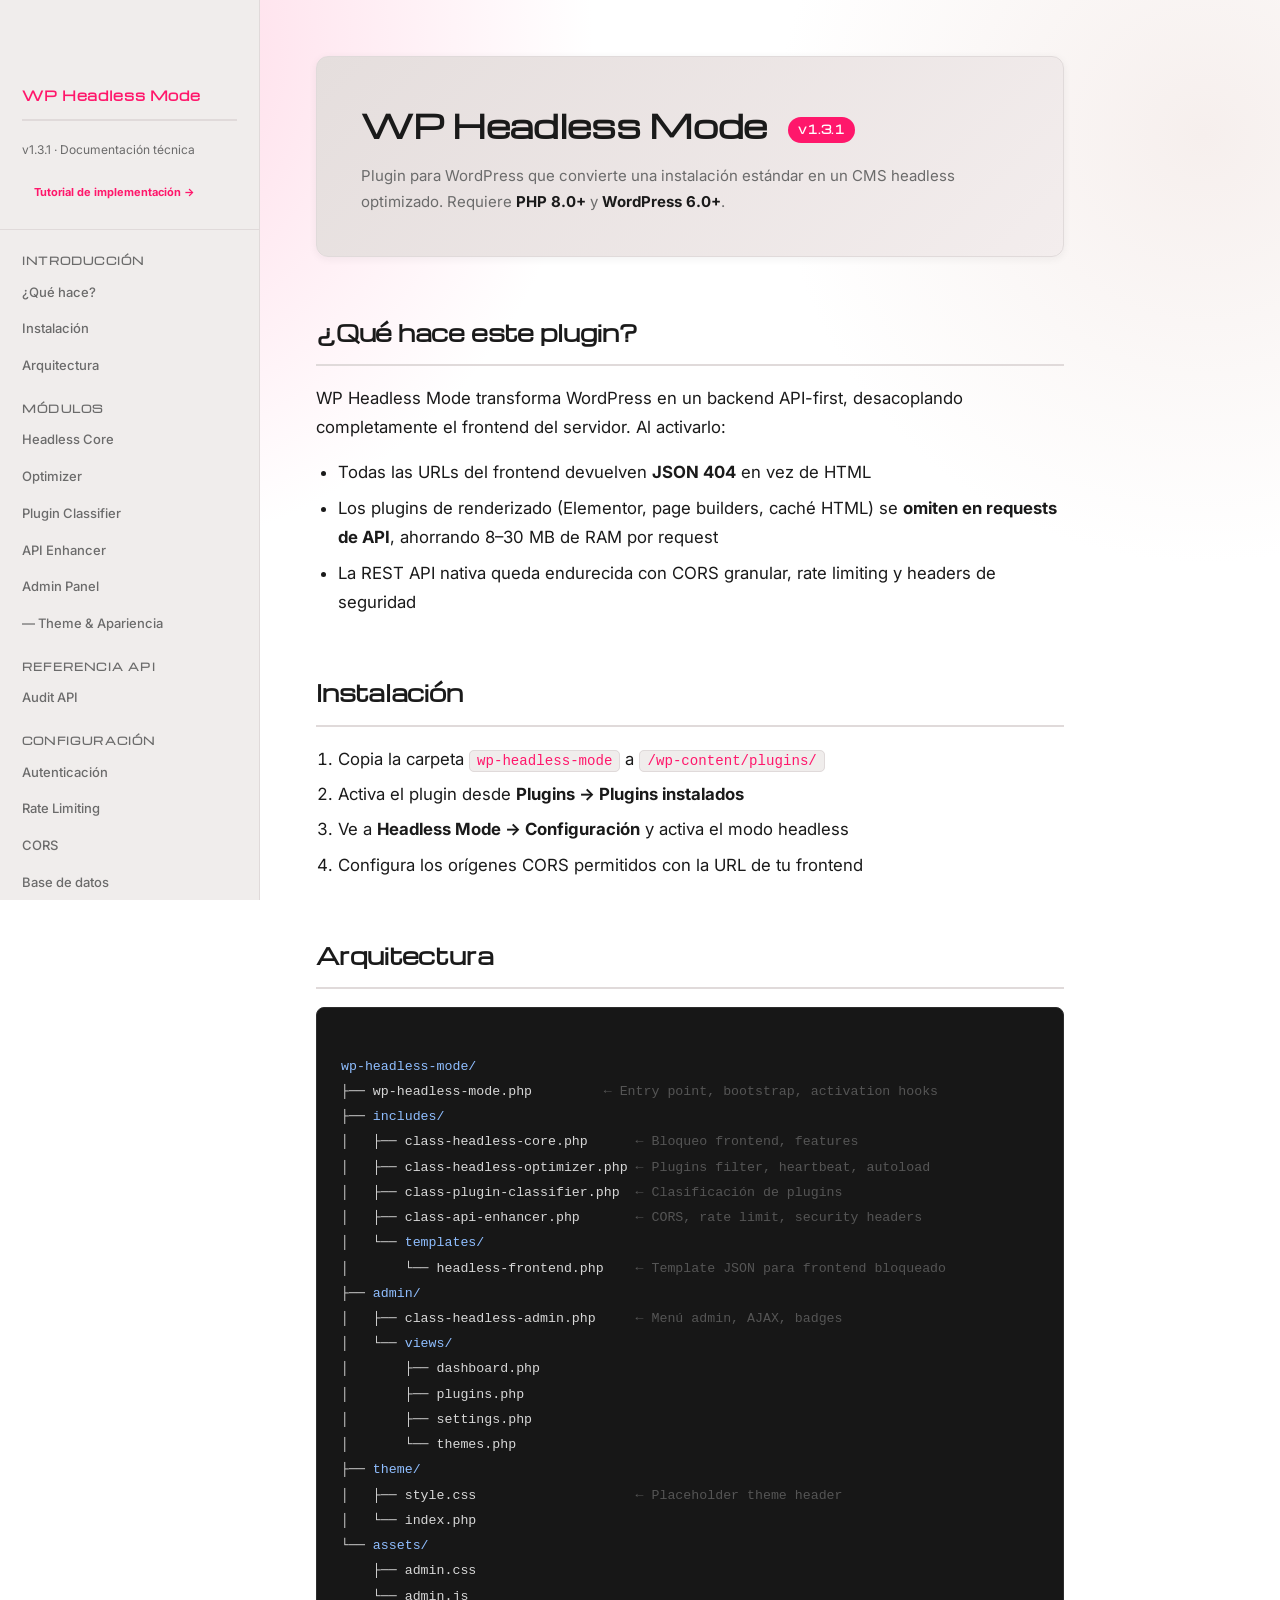
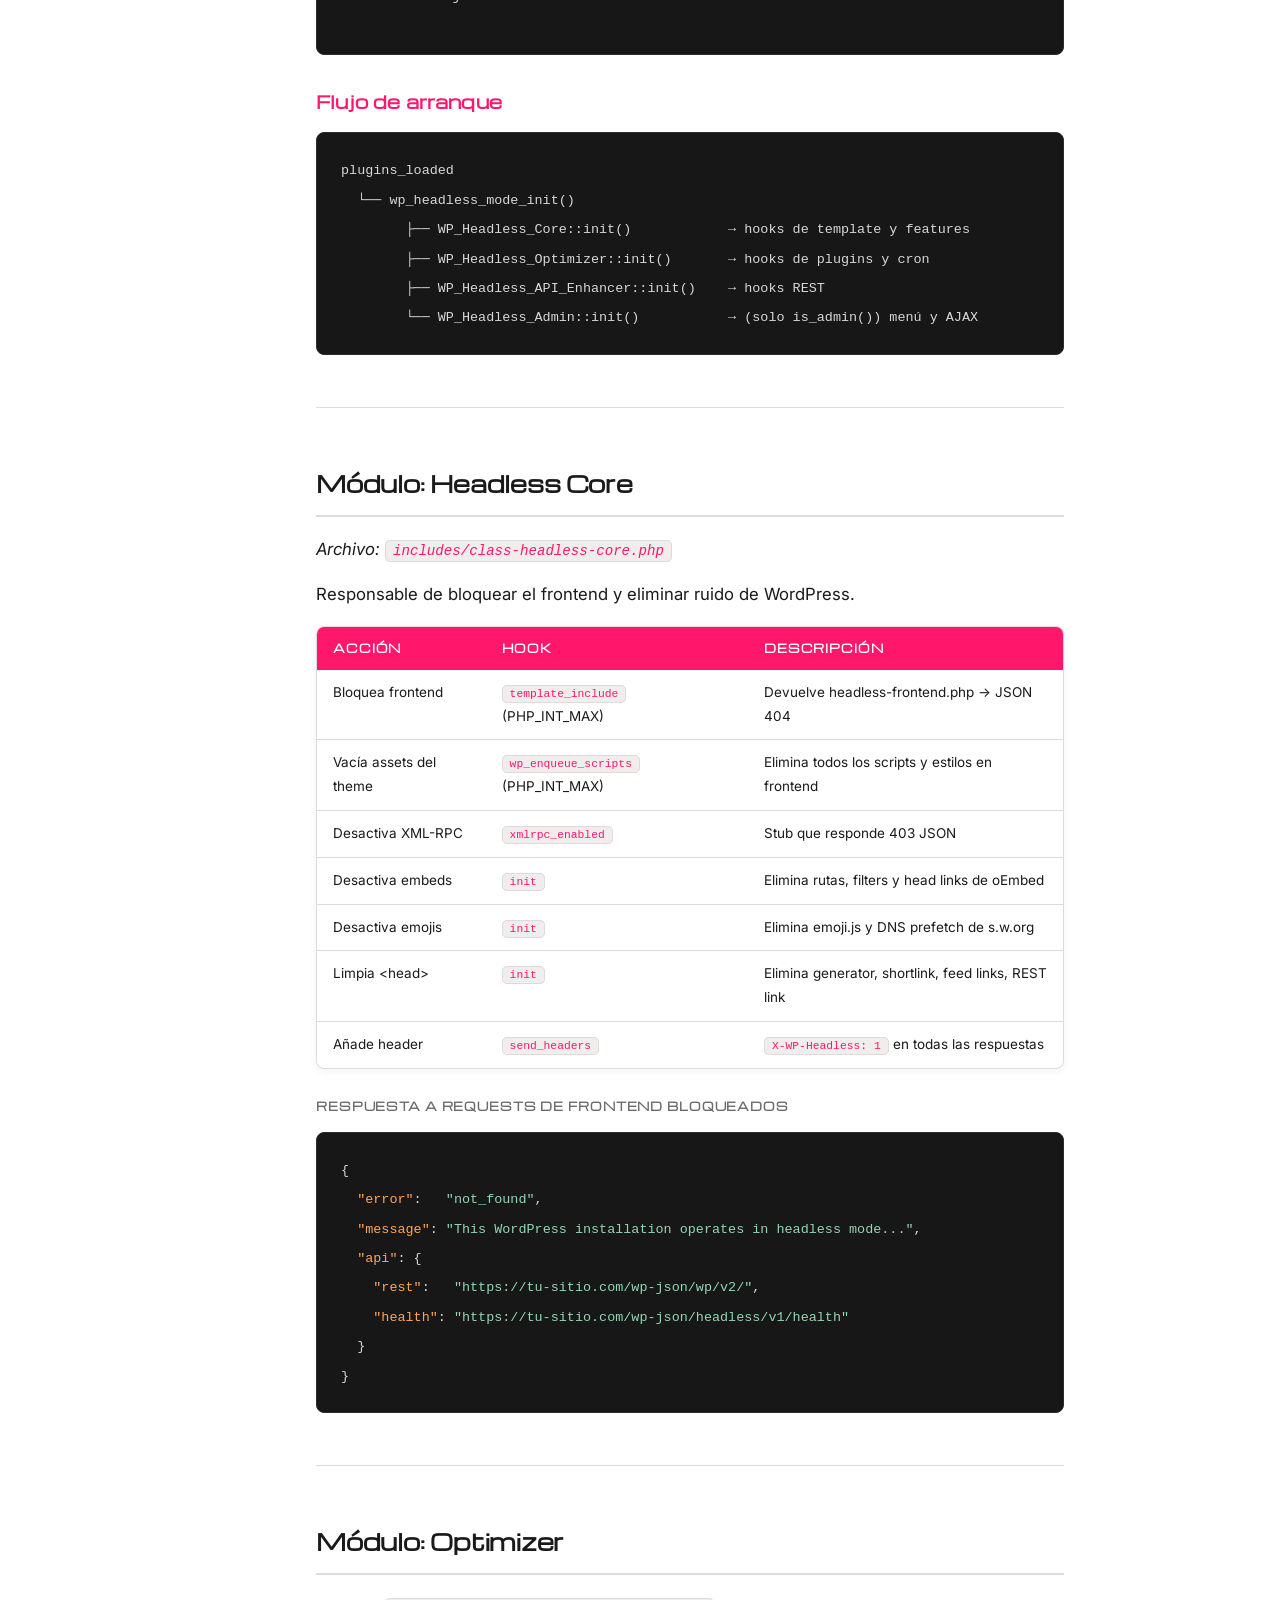
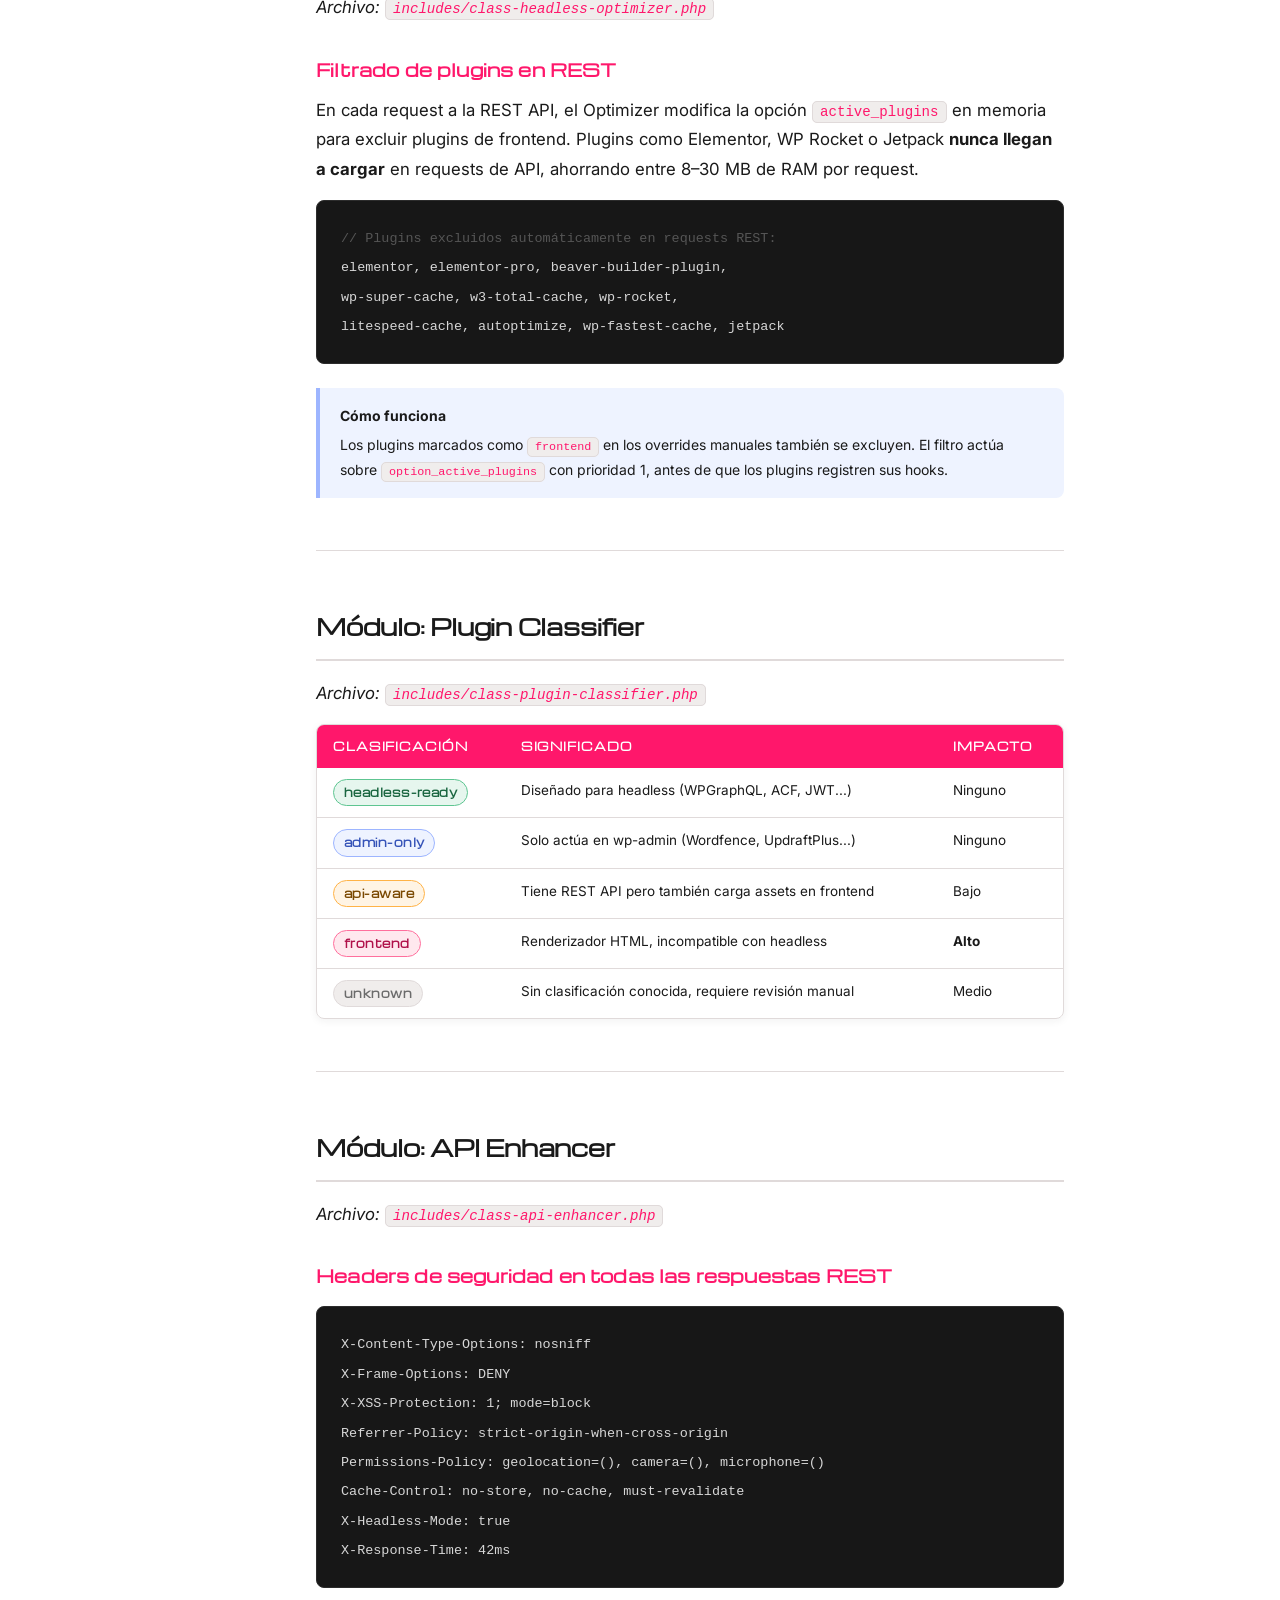
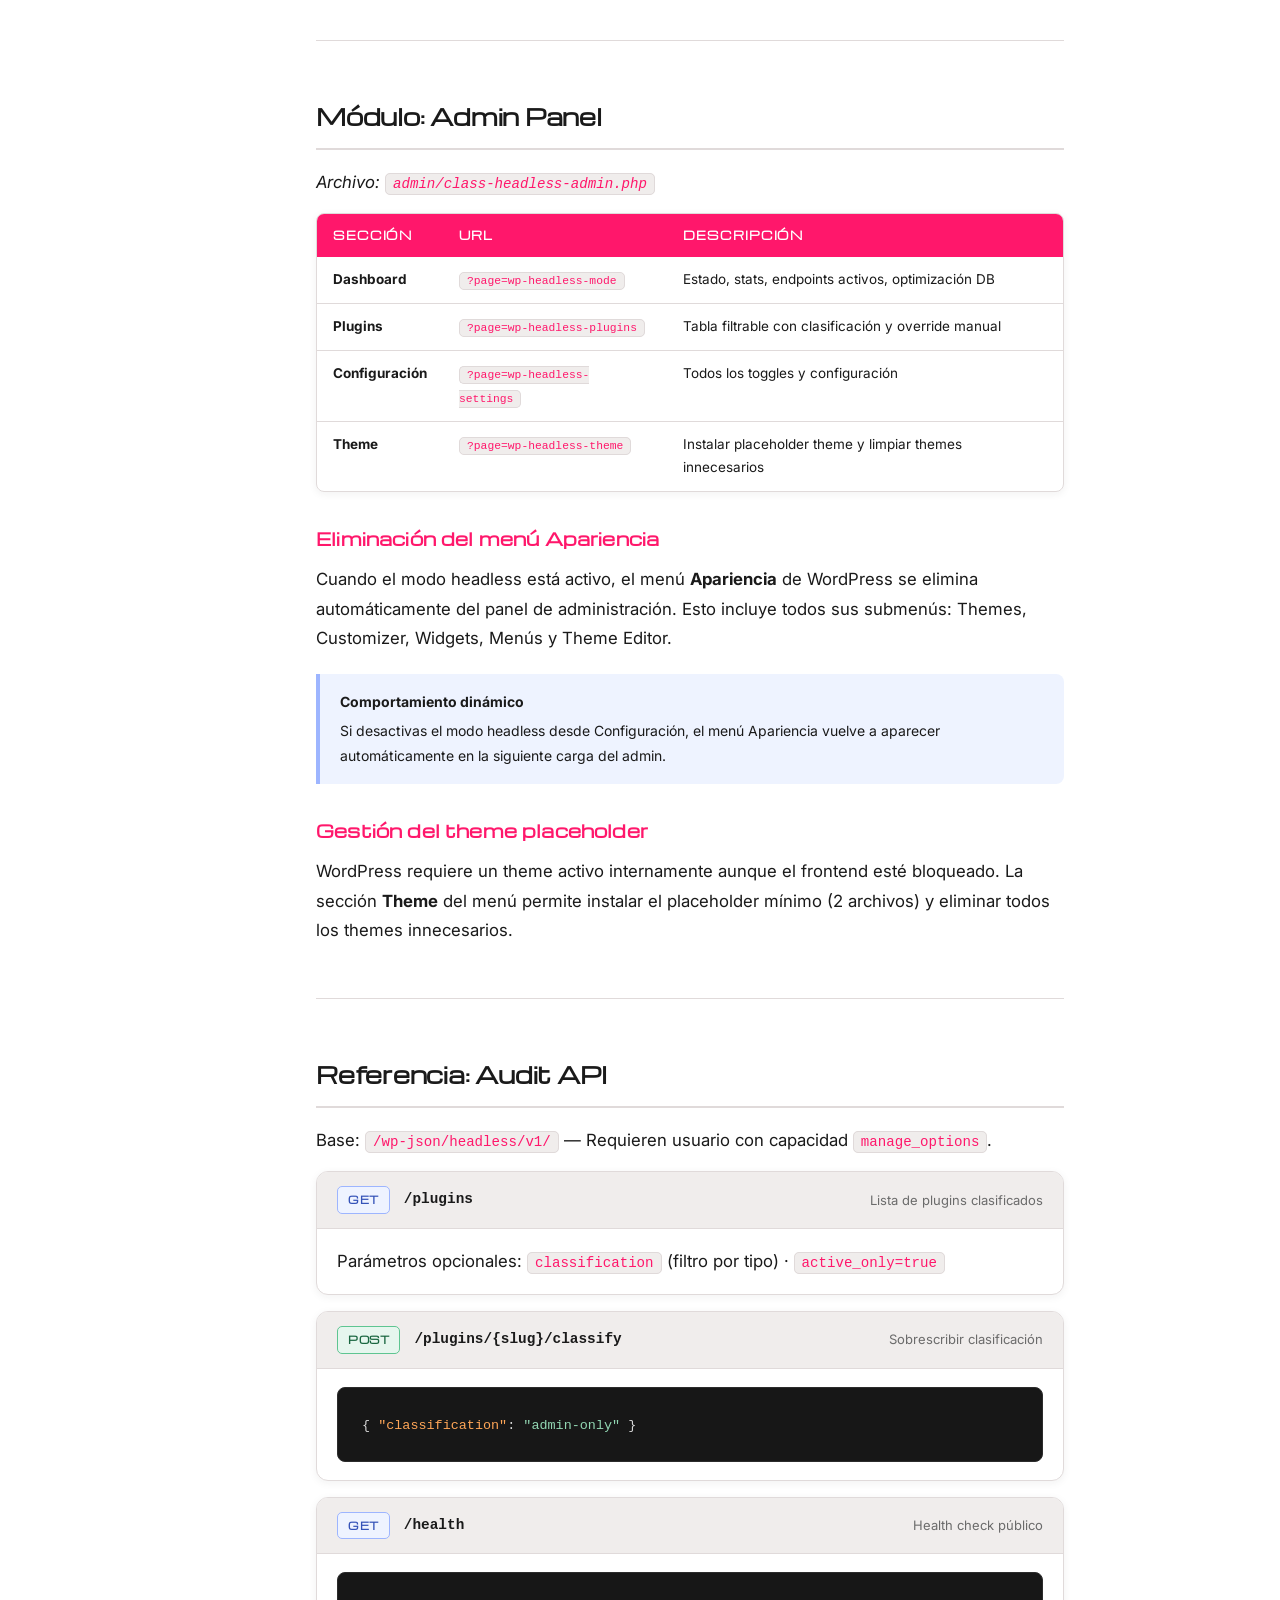
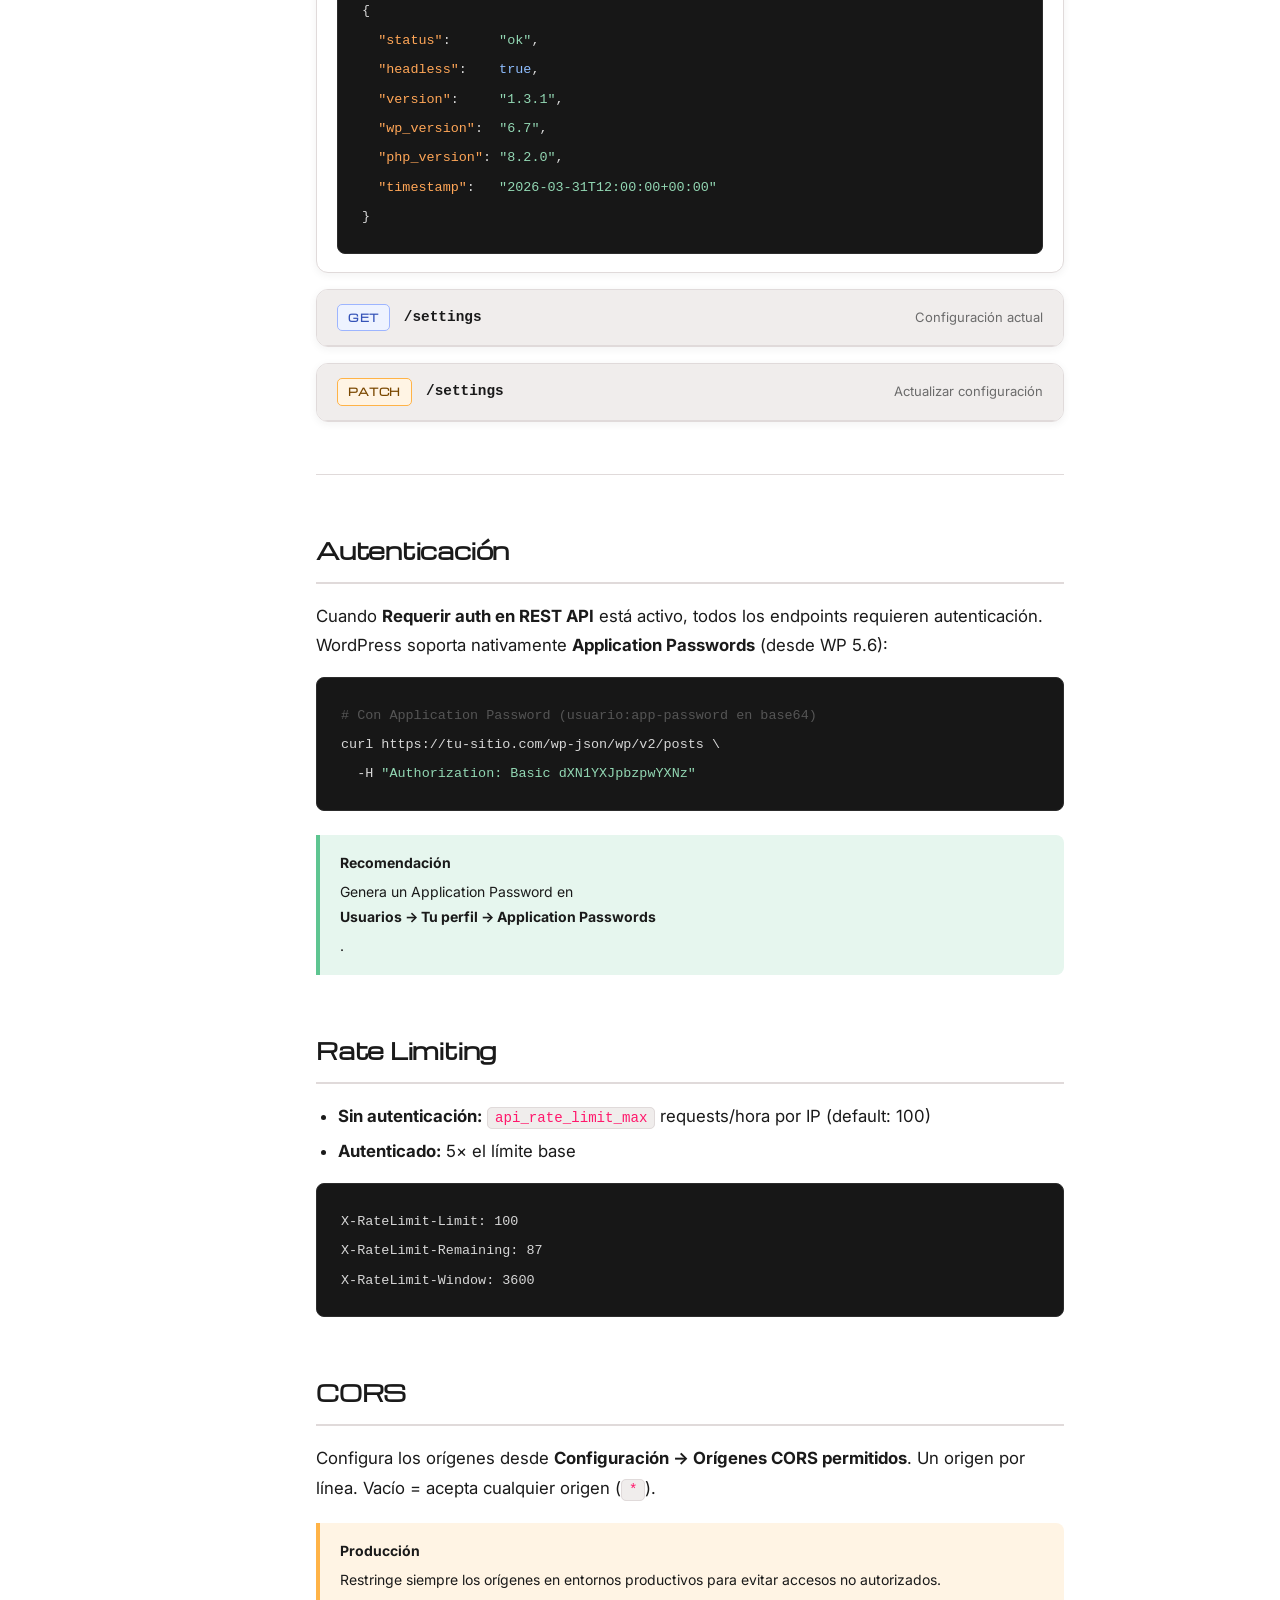
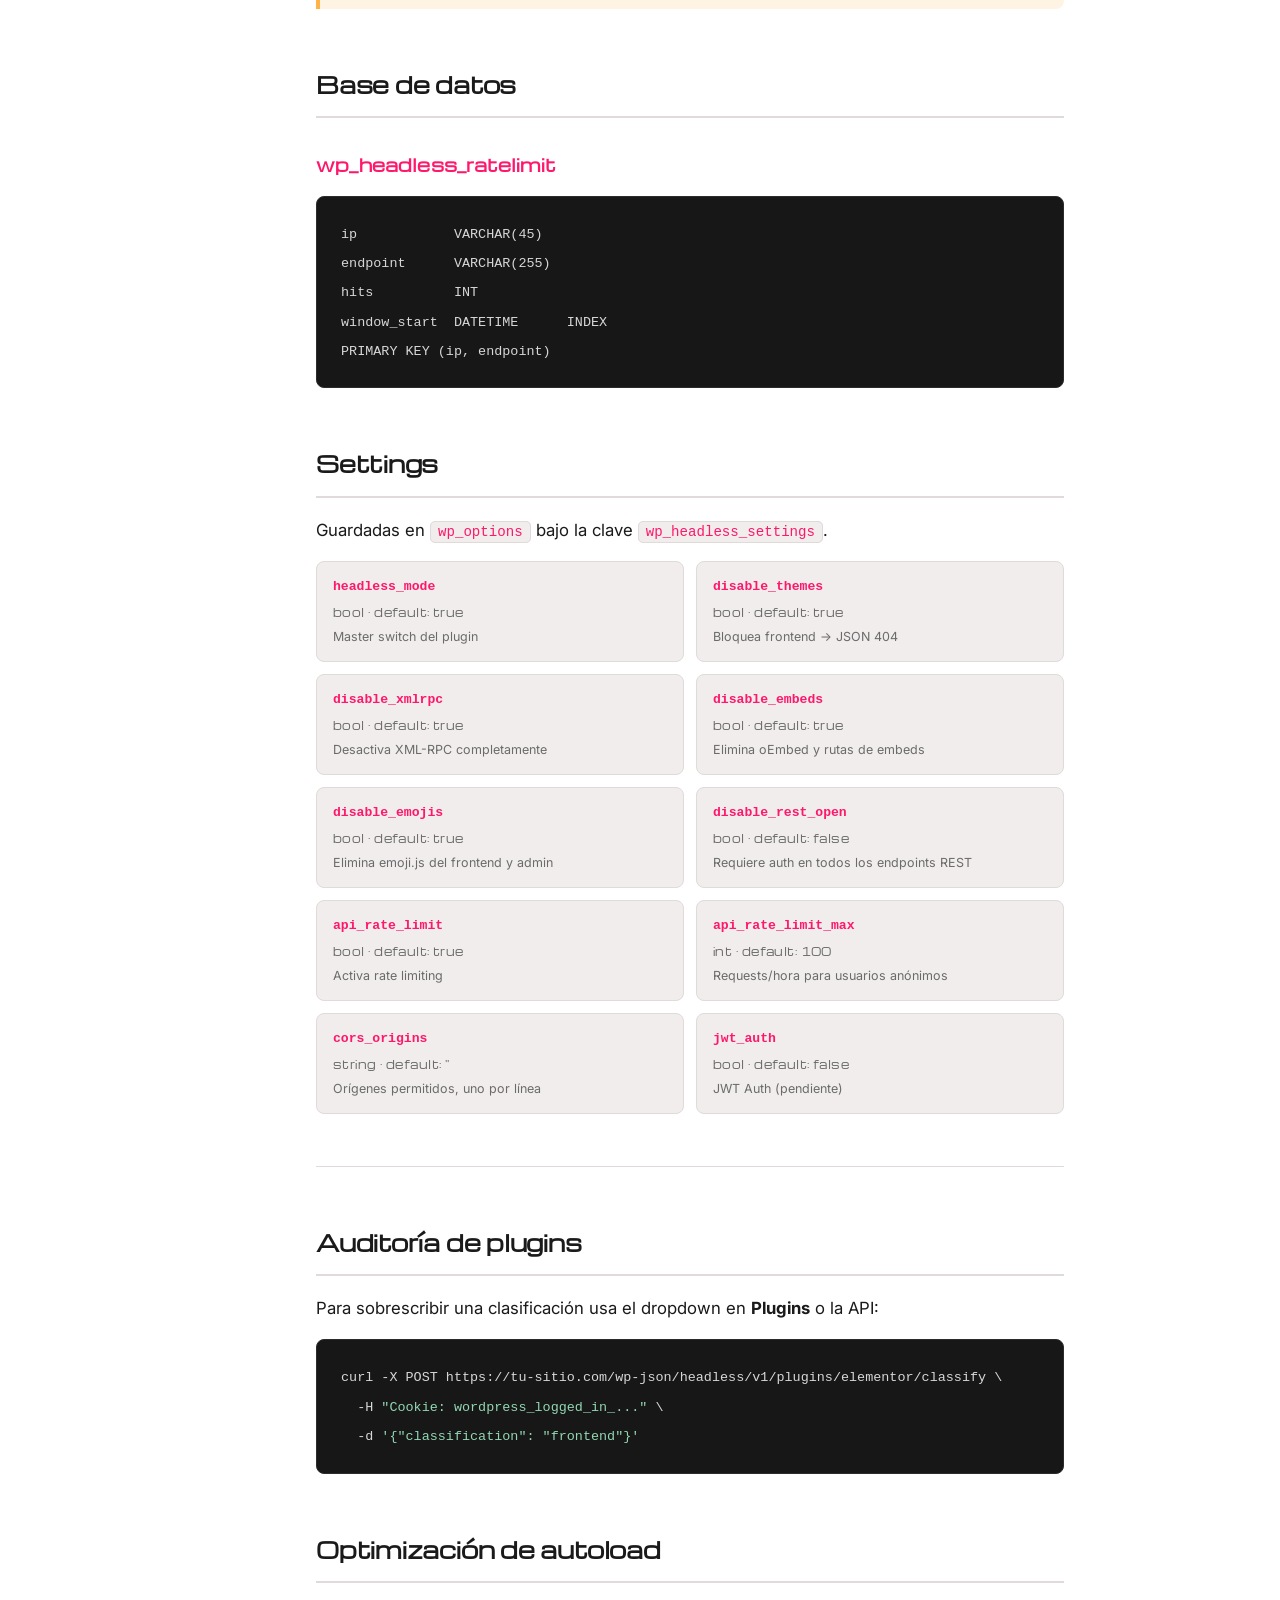
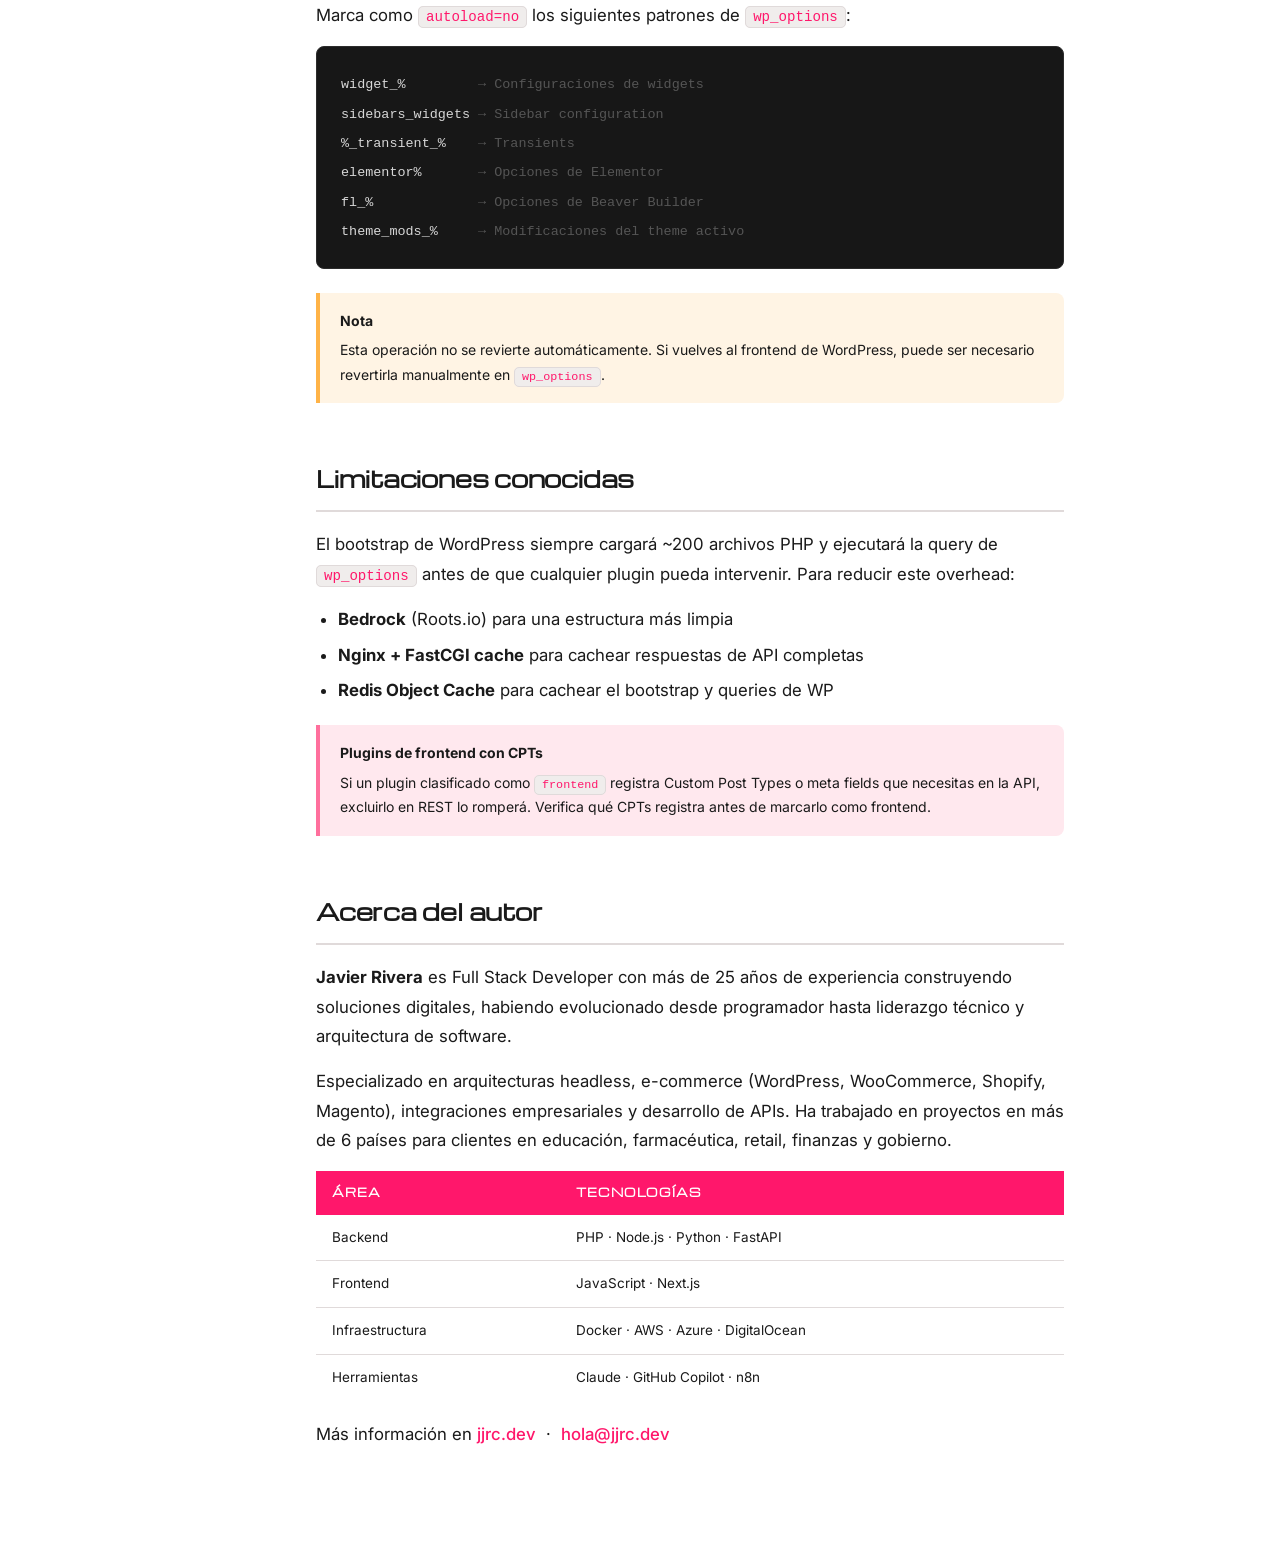
<file: recursos/wp-headless/index.html>
<!DOCTYPE html>
<html lang="es">
<head>
  <meta charset="UTF-8">
  <meta name="viewport" content="width=device-width, initial-scale=1.0">
  <title>WP Headless Mode — Documentación Técnica</title>
  <link rel="preconnect" href="https://fonts.googleapis.com">
  <link rel="preconnect" href="https://fonts.gstatic.com" crossorigin>
  <link href="https://fonts.googleapis.com/css2?family=Michroma&family=Inter:wght@400;500;600;700&display=swap" rel="stylesheet">
  <link rel="stylesheet" href="assets/docs.css">
</head>
<body>

<div class="layout">

  <!-- ── Sidebar ── -->
  <aside class="sidebar">
    <div class="sidebar-logo">
      <h2>WP Headless Mode</h2>
      <p>v1.3.1 · Documentación técnica</p>
      <p style="margin-top:8px"><a href="tutorial.html" style="color:var(--accent);font-size:11px;font-weight:700">Tutorial de implementación →</a></p>
    </div>
    <nav>
      <div class="nav-group">
        <div class="nav-group-title">Introducción</div>
        <a href="#que-hace">¿Qué hace?</a>
        <a href="#instalacion">Instalación</a>
        <a href="#arquitectura">Arquitectura</a>
      </div>
      <div class="nav-group">
        <div class="nav-group-title">Módulos</div>
        <a href="#headless-core">Headless Core</a>
        <a href="#optimizer">Optimizer</a>
        <a href="#plugin-classifier">Plugin Classifier</a>
        <a href="#api-enhancer">API Enhancer</a>
        <a href="#admin-panel">Admin Panel</a>
        <a href="#theme-mgmt">— Theme & Apariencia</a>
      </div>
      <div class="nav-group">
        <div class="nav-group-title">Referencia API</div>
        <a href="#audit-api">Audit API</a>
      </div>
      <div class="nav-group">
        <div class="nav-group-title">Configuración</div>
        <a href="#autenticacion">Autenticación</a>
        <a href="#rate-limiting">Rate Limiting</a>
        <a href="#cors">CORS</a>
        <a href="#base-de-datos">Base de datos</a>
        <a href="#settings-ref">Settings</a>
      </div>
      <div class="nav-group">
        <div class="nav-group-title">Guías</div>
        <a href="#auditoria">Auditoría de plugins</a>
        <a href="#autoload">Optimización autoload</a>
        <a href="#limitaciones">Limitaciones</a>
      </div>
      <div class="nav-group">
        <div class="nav-group-title">Autor</div>
        <a href="#autor">Acerca del autor</a>
      </div>
    </nav>
  </aside>

  <!-- ── Content ── -->
  <main class="content">

    <div class="doc-header">
      <h1>WP Headless Mode <span class="version-badge">v1.3.1</span></h1>
      <p>Plugin para WordPress que convierte una instalación estándar en un CMS headless optimizado. Requiere <strong>PHP 8.0+</strong> y <strong>WordPress 6.0+</strong>.</p>
    </div>

    <h2 id="que-hace">¿Qué hace este plugin?</h2>
    <p>WP Headless Mode transforma WordPress en un backend API-first, desacoplando completamente el frontend del servidor. Al activarlo:</p>
    <ul>
      <li>Todas las URLs del frontend devuelven <strong>JSON 404</strong> en vez de HTML</li>
      <li>Los plugins de renderizado (Elementor, page builders, caché HTML) se <strong>omiten en requests de API</strong>, ahorrando 8–30 MB de RAM por request</li>
      <li>La REST API nativa queda endurecida con CORS granular, rate limiting y headers de seguridad</li>
    </ul>

    <h2 id="instalacion">Instalación</h2>
    <ol>
      <li>Copia la carpeta <code>wp-headless-mode</code> a <code>/wp-content/plugins/</code></li>
      <li>Activa el plugin desde <strong>Plugins → Plugins instalados</strong></li>
      <li>Ve a <strong>Headless Mode → Configuración</strong> y activa el modo headless</li>
      <li>Configura los orígenes CORS permitidos con la URL de tu frontend</li>
    </ol>

    <h2 id="arquitectura">Arquitectura</h2>
    <div class="filetree">
<span class="dir">wp-headless-mode/</span>
├── <span class="file">wp-headless-mode.php</span>         <span class="cmt">← Entry point, bootstrap, activation hooks</span>
├── <span class="dir">includes/</span>
│   ├── <span class="file">class-headless-core.php</span>      <span class="cmt">← Bloqueo frontend, features</span>
│   ├── <span class="file">class-headless-optimizer.php</span> <span class="cmt">← Plugins filter, heartbeat, autoload</span>
│   ├── <span class="file">class-plugin-classifier.php</span>  <span class="cmt">← Clasificación de plugins</span>
│   ├── <span class="file">class-api-enhancer.php</span>       <span class="cmt">← CORS, rate limit, security headers</span>
│   └── <span class="dir">templates/</span>
│       └── <span class="file">headless-frontend.php</span>    <span class="cmt">← Template JSON para frontend bloqueado</span>
├── <span class="dir">admin/</span>
│   ├── <span class="file">class-headless-admin.php</span>     <span class="cmt">← Menú admin, AJAX, badges</span>
│   └── <span class="dir">views/</span>
│       ├── <span class="file">dashboard.php</span>
│       ├── <span class="file">plugins.php</span>
│       ├── <span class="file">settings.php</span>
│       └── <span class="file">themes.php</span>
├── <span class="dir">theme/</span>
│   ├── <span class="file">style.css</span>                    <span class="cmt">← Placeholder theme header</span>
│   └── <span class="file">index.php</span>
└── <span class="dir">assets/</span>
    ├── <span class="file">admin.css</span>
    └── <span class="file">admin.js</span>
    </div>

    <h3>Flujo de arranque</h3>
    <pre><code>plugins_loaded
  └── wp_headless_mode_init()
        ├── WP_Headless_Core::init()            → hooks de template y features
        ├── WP_Headless_Optimizer::init()       → hooks de plugins y cron
        ├── WP_Headless_API_Enhancer::init()    → hooks REST
        └── WP_Headless_Admin::init()           → (solo is_admin()) menú y AJAX</code></pre>

    <hr class="divider">

    <h2 id="headless-core">Módulo: Headless Core</h2>
    <p><em>Archivo: <code>includes/class-headless-core.php</code></em></p>
    <p>Responsable de bloquear el frontend y eliminar ruido de WordPress.</p>
    <div class="table-wrap">
      <table>
        <thead><tr><th>Acción</th><th>Hook</th><th>Descripción</th></tr></thead>
        <tbody>
          <tr><td>Bloquea frontend</td><td><code>template_include</code> (PHP_INT_MAX)</td><td>Devuelve headless-frontend.php → JSON 404</td></tr>
          <tr><td>Vacía assets del theme</td><td><code>wp_enqueue_scripts</code> (PHP_INT_MAX)</td><td>Elimina todos los scripts y estilos en frontend</td></tr>
          <tr><td>Desactiva XML-RPC</td><td><code>xmlrpc_enabled</code></td><td>Stub que responde 403 JSON</td></tr>
          <tr><td>Desactiva embeds</td><td><code>init</code></td><td>Elimina rutas, filters y head links de oEmbed</td></tr>
          <tr><td>Desactiva emojis</td><td><code>init</code></td><td>Elimina emoji.js y DNS prefetch de s.w.org</td></tr>
          <tr><td>Limpia &lt;head&gt;</td><td><code>init</code></td><td>Elimina generator, shortlink, feed links, REST link</td></tr>
          <tr><td>Añade header</td><td><code>send_headers</code></td><td><code>X-WP-Headless: 1</code> en todas las respuestas</td></tr>
        </tbody>
      </table>
    </div>
    <h4>Respuesta a requests de frontend bloqueados</h4>
    <pre><code>{
  <span class="key">"error"</span>:   <span class="str">"not_found"</span>,
  <span class="key">"message"</span>: <span class="str">"This WordPress installation operates in headless mode..."</span>,
  <span class="key">"api"</span>: {
    <span class="key">"rest"</span>:   <span class="str">"https://tu-sitio.com/wp-json/wp/v2/"</span>,
    <span class="key">"health"</span>: <span class="str">"https://tu-sitio.com/wp-json/headless/v1/health"</span>
  }
}</code></pre>

    <hr class="divider">

    <h2 id="optimizer">Módulo: Optimizer</h2>
    <p><em>Archivo: <code>includes/class-headless-optimizer.php</code></em></p>
    <h3>Filtrado de plugins en REST</h3>
    <p>En cada request a la REST API, el Optimizer modifica la opción <code>active_plugins</code> en memoria para excluir plugins de frontend. Plugins como Elementor, WP Rocket o Jetpack <strong>nunca llegan a cargar</strong> en requests de API, ahorrando entre 8–30 MB de RAM por request.</p>
    <pre><code><span class="cmt">// Plugins excluidos automáticamente en requests REST:</span>
elementor, elementor-pro, beaver-builder-plugin,
wp-super-cache, w3-total-cache, wp-rocket,
litespeed-cache, autoptimize, wp-fastest-cache, jetpack</code></pre>
    <div class="callout callout-info">
      <strong>Cómo funciona</strong>
      Los plugins marcados como <code>frontend</code> en los overrides manuales también se excluyen. El filtro actúa sobre <code>option_active_plugins</code> con prioridad 1, antes de que los plugins registren sus hooks.
    </div>

    <hr class="divider">

    <h2 id="plugin-classifier">Módulo: Plugin Classifier</h2>
    <p><em>Archivo: <code>includes/class-plugin-classifier.php</code></em></p>
    <div class="table-wrap">
      <table>
        <thead><tr><th>Clasificación</th><th>Significado</th><th>Impacto</th></tr></thead>
        <tbody>
          <tr><td><span class="badge badge-green">headless-ready</span></td><td>Diseñado para headless (WPGraphQL, ACF, JWT...)</td><td>Ninguno</td></tr>
          <tr><td><span class="badge badge-blue">admin-only</span></td><td>Solo actúa en wp-admin (Wordfence, UpdraftPlus...)</td><td>Ninguno</td></tr>
          <tr><td><span class="badge badge-yellow">api-aware</span></td><td>Tiene REST API pero también carga assets en frontend</td><td>Bajo</td></tr>
          <tr><td><span class="badge badge-red">frontend</span></td><td>Renderizador HTML, incompatible con headless</td><td><strong>Alto</strong></td></tr>
          <tr><td><span class="badge badge-grey">unknown</span></td><td>Sin clasificación conocida, requiere revisión manual</td><td>Medio</td></tr>
        </tbody>
      </table>
    </div>

    <hr class="divider">

    <h2 id="api-enhancer">Módulo: API Enhancer</h2>
    <p><em>Archivo: <code>includes/class-api-enhancer.php</code></em></p>
    <h3>Headers de seguridad en todas las respuestas REST</h3>
    <pre><code>X-Content-Type-Options: nosniff
X-Frame-Options: DENY
X-XSS-Protection: 1; mode=block
Referrer-Policy: strict-origin-when-cross-origin
Permissions-Policy: geolocation=(), camera=(), microphone=()
Cache-Control: no-store, no-cache, must-revalidate
X-Headless-Mode: true
X-Response-Time: 42ms</code></pre>

    <hr class="divider">

    <h2 id="admin-panel">Módulo: Admin Panel</h2>
    <p><em>Archivo: <code>admin/class-headless-admin.php</code></em></p>
    <div class="table-wrap">
      <table>
        <thead><tr><th>Sección</th><th>URL</th><th>Descripción</th></tr></thead>
        <tbody>
          <tr><td><strong>Dashboard</strong></td><td><code>?page=wp-headless-mode</code></td><td>Estado, stats, endpoints activos, optimización DB</td></tr>
          <tr><td><strong>Plugins</strong></td><td><code>?page=wp-headless-plugins</code></td><td>Tabla filtrable con clasificación y override manual</td></tr>
          <tr><td><strong>Configuración</strong></td><td><code>?page=wp-headless-settings</code></td><td>Todos los toggles y configuración</td></tr>
          <tr><td><strong>Theme</strong></td><td><code>?page=wp-headless-theme</code></td><td>Instalar placeholder theme y limpiar themes innecesarios</td></tr>
        </tbody>
      </table>
    </div>

    <h3 id="theme-mgmt">Eliminación del menú Apariencia</h3>
    <p>Cuando el modo headless está activo, el menú <strong>Apariencia</strong> de WordPress se elimina automáticamente del panel de administración. Esto incluye todos sus submenús: Themes, Customizer, Widgets, Menús y Theme Editor.</p>
    <div class="callout callout-info">
      <strong>Comportamiento dinámico</strong>
      Si desactivas el modo headless desde Configuración, el menú Apariencia vuelve a aparecer automáticamente en la siguiente carga del admin.
    </div>

    <h3>Gestión del theme placeholder</h3>
    <p>WordPress requiere un theme activo internamente aunque el frontend esté bloqueado. La sección <strong>Theme</strong> del menú permite instalar el placeholder mínimo (2 archivos) y eliminar todos los themes innecesarios.</p>

    <hr class="divider">

    <h2 id="audit-api">Referencia: Audit API</h2>
    <p>Base: <code>/wp-json/headless/v1/</code> — Requieren usuario con capacidad <code>manage_options</code>.</p>

    <div class="endpoint-card">
      <div class="endpoint-header">
        <span class="method method-get">GET</span>
        <span class="endpoint-path">/plugins</span>
        <span class="endpoint-desc">Lista de plugins clasificados</span>
      </div>
      <div class="endpoint-body">
        <p>Parámetros opcionales: <code>classification</code> (filtro por tipo) · <code>active_only=true</code></p>
      </div>
    </div>
    <div class="endpoint-card">
      <div class="endpoint-header">
        <span class="method method-post">POST</span>
        <span class="endpoint-path">/plugins/{slug}/classify</span>
        <span class="endpoint-desc">Sobrescribir clasificación</span>
      </div>
      <div class="endpoint-body">
        <pre><code>{ <span class="key">"classification"</span>: <span class="str">"admin-only"</span> }</code></pre>
      </div>
    </div>
    <div class="endpoint-card">
      <div class="endpoint-header">
        <span class="method method-get">GET</span>
        <span class="endpoint-path">/health</span>
        <span class="endpoint-desc">Health check público</span>
      </div>
      <div class="endpoint-body">
        <pre><code>{
  <span class="key">"status"</span>:      <span class="str">"ok"</span>,
  <span class="key">"headless"</span>:    <span class="num">true</span>,
  <span class="key">"version"</span>:     <span class="str">"1.3.1"</span>,
  <span class="key">"wp_version"</span>:  <span class="str">"6.7"</span>,
  <span class="key">"php_version"</span>: <span class="str">"8.2.0"</span>,
  <span class="key">"timestamp"</span>:   <span class="str">"2026-03-31T12:00:00+00:00"</span>
}</code></pre>
      </div>
    </div>
    <div class="endpoint-card">
      <div class="endpoint-header">
        <span class="method method-get">GET</span>
        <span class="endpoint-path">/settings</span>
        <span class="endpoint-desc">Configuración actual</span>
      </div>
    </div>
    <div class="endpoint-card">
      <div class="endpoint-header">
        <span class="method method-patch">PATCH</span>
        <span class="endpoint-path">/settings</span>
        <span class="endpoint-desc">Actualizar configuración</span>
      </div>
    </div>

    <hr class="divider">

    <h2 id="autenticacion">Autenticación</h2>
    <p>Cuando <strong>Requerir auth en REST API</strong> está activo, todos los endpoints requieren autenticación. WordPress soporta nativamente <strong>Application Passwords</strong> (desde WP 5.6):</p>
    <pre><code><span class="cmt"># Con Application Password (usuario:app-password en base64)</span>
curl https://tu-sitio.com/wp-json/wp/v2/posts \
  -H <span class="str">"Authorization: Basic dXN1YXJpbzpwYXNz"</span></code></pre>
    <div class="callout callout-tip">
      <strong>Recomendación</strong>
      Genera un Application Password en <strong>Usuarios → Tu perfil → Application Passwords</strong>.
    </div>

    <h2 id="rate-limiting">Rate Limiting</h2>
    <ul>
      <li><strong>Sin autenticación:</strong> <code>api_rate_limit_max</code> requests/hora por IP (default: 100)</li>
      <li><strong>Autenticado:</strong> 5× el límite base</li>
    </ul>
    <pre><code>X-RateLimit-Limit: 100
X-RateLimit-Remaining: 87
X-RateLimit-Window: 3600</code></pre>

    <h2 id="cors">CORS</h2>
    <p>Configura los orígenes desde <strong>Configuración → Orígenes CORS permitidos</strong>. Un origen por línea. Vacío = acepta cualquier origen (<code>*</code>).</p>
    <div class="callout callout-warning">
      <strong>Producción</strong>
      Restringe siempre los orígenes en entornos productivos para evitar accesos no autorizados.
    </div>

    <h2 id="base-de-datos">Base de datos</h2>
    <h3>wp_headless_ratelimit</h3>
    <pre><code>ip            VARCHAR(45)
endpoint      VARCHAR(255)
hits          INT
window_start  DATETIME      INDEX
PRIMARY KEY (ip, endpoint)</code></pre>

    <h2 id="settings-ref">Settings</h2>
    <p>Guardadas en <code>wp_options</code> bajo la clave <code>wp_headless_settings</code>.</p>
    <div class="settings-grid">
      <div class="setting-item"><div class="setting-key">headless_mode</div><div class="setting-type">bool · default: true</div><div class="setting-desc">Master switch del plugin</div></div>
      <div class="setting-item"><div class="setting-key">disable_themes</div><div class="setting-type">bool · default: true</div><div class="setting-desc">Bloquea frontend → JSON 404</div></div>
      <div class="setting-item"><div class="setting-key">disable_xmlrpc</div><div class="setting-type">bool · default: true</div><div class="setting-desc">Desactiva XML-RPC completamente</div></div>
      <div class="setting-item"><div class="setting-key">disable_embeds</div><div class="setting-type">bool · default: true</div><div class="setting-desc">Elimina oEmbed y rutas de embeds</div></div>
      <div class="setting-item"><div class="setting-key">disable_emojis</div><div class="setting-type">bool · default: true</div><div class="setting-desc">Elimina emoji.js del frontend y admin</div></div>
      <div class="setting-item"><div class="setting-key">disable_rest_open</div><div class="setting-type">bool · default: false</div><div class="setting-desc">Requiere auth en todos los endpoints REST</div></div>
      <div class="setting-item"><div class="setting-key">api_rate_limit</div><div class="setting-type">bool · default: true</div><div class="setting-desc">Activa rate limiting</div></div>
      <div class="setting-item"><div class="setting-key">api_rate_limit_max</div><div class="setting-type">int · default: 100</div><div class="setting-desc">Requests/hora para usuarios anónimos</div></div>
      <div class="setting-item"><div class="setting-key">cors_origins</div><div class="setting-type">string · default: ''</div><div class="setting-desc">Orígenes permitidos, uno por línea</div></div>
      <div class="setting-item"><div class="setting-key">jwt_auth</div><div class="setting-type">bool · default: false</div><div class="setting-desc">JWT Auth (pendiente)</div></div>
    </div>

    <hr class="divider">

    <h2 id="auditoria">Auditoría de plugins</h2>
    <p>Para sobrescribir una clasificación usa el dropdown en <strong>Plugins</strong> o la API:</p>
    <pre><code>curl -X POST https://tu-sitio.com/wp-json/headless/v1/plugins/elementor/classify \
  -H <span class="str">"Cookie: wordpress_logged_in_..."</span> \
  -d <span class="str">'{"classification": "frontend"}'</span></code></pre>

    <h2 id="autoload">Optimización de autoload</h2>
    <p>Marca como <code>autoload=no</code> los siguientes patrones de <code>wp_options</code>:</p>
    <pre><code>widget_%         <span class="cmt">→ Configuraciones de widgets</span>
sidebars_widgets <span class="cmt">→ Sidebar configuration</span>
%_transient_%    <span class="cmt">→ Transients</span>
elementor%       <span class="cmt">→ Opciones de Elementor</span>
fl_%             <span class="cmt">→ Opciones de Beaver Builder</span>
theme_mods_%     <span class="cmt">→ Modificaciones del theme activo</span></code></pre>
    <div class="callout callout-warning">
      <strong>Nota</strong>
      Esta operación no se revierte automáticamente. Si vuelves al frontend de WordPress, puede ser necesario revertirla manualmente en <code>wp_options</code>.
    </div>

    <h2 id="limitaciones">Limitaciones conocidas</h2>
    <p>El bootstrap de WordPress siempre cargará ~200 archivos PHP y ejecutará la query de <code>wp_options</code> antes de que cualquier plugin pueda intervenir. Para reducir este overhead:</p>
    <ul>
      <li><strong>Bedrock</strong> (Roots.io) para una estructura más limpia</li>
      <li><strong>Nginx + FastCGI cache</strong> para cachear respuestas de API completas</li>
      <li><strong>Redis Object Cache</strong> para cachear el bootstrap y queries de WP</li>
    </ul>
    <div class="callout callout-danger">
      <strong>Plugins de frontend con CPTs</strong>
      Si un plugin clasificado como <code>frontend</code> registra Custom Post Types o meta fields que necesitas en la API, excluirlo en REST lo romperá. Verifica qué CPTs registra antes de marcarlo como frontend.
    </div>

    <h2 id="autor">Acerca del autor</h2>
    <p><strong>Javier Rivera</strong> es Full Stack Developer con más de 25 años de experiencia construyendo soluciones digitales, habiendo evolucionado desde programador hasta liderazgo técnico y arquitectura de software.</p>
    <p>Especializado en arquitecturas headless, e-commerce (WordPress, WooCommerce, Shopify, Magento), integraciones empresariales y desarrollo de APIs. Ha trabajado en proyectos en más de 6 países para clientes en educación, farmacéutica, retail, finanzas y gobierno.</p>
    <table>
      <thead><tr><th>Área</th><th>Tecnologías</th></tr></thead>
      <tbody>
        <tr><td>Backend</td><td>PHP · Node.js · Python · FastAPI</td></tr>
        <tr><td>Frontend</td><td>JavaScript · Next.js</td></tr>
        <tr><td>Infraestructura</td><td>Docker · AWS · Azure · DigitalOcean</td></tr>
        <tr><td>Herramientas</td><td>Claude · GitHub Copilot · n8n</td></tr>
      </tbody>
    </table>
    <p style="margin-top:20px">
      Más información en <a href="https://jjrc.dev/" target="_blank" rel="noopener">jjrc.dev</a> &nbsp;·&nbsp; <a href="mailto:hola@jjrc.dev">hola@jjrc.dev</a>
    </p>

  </main>
</div>

<script src="assets/docs.js"></script>
</body>
</html>
</file>
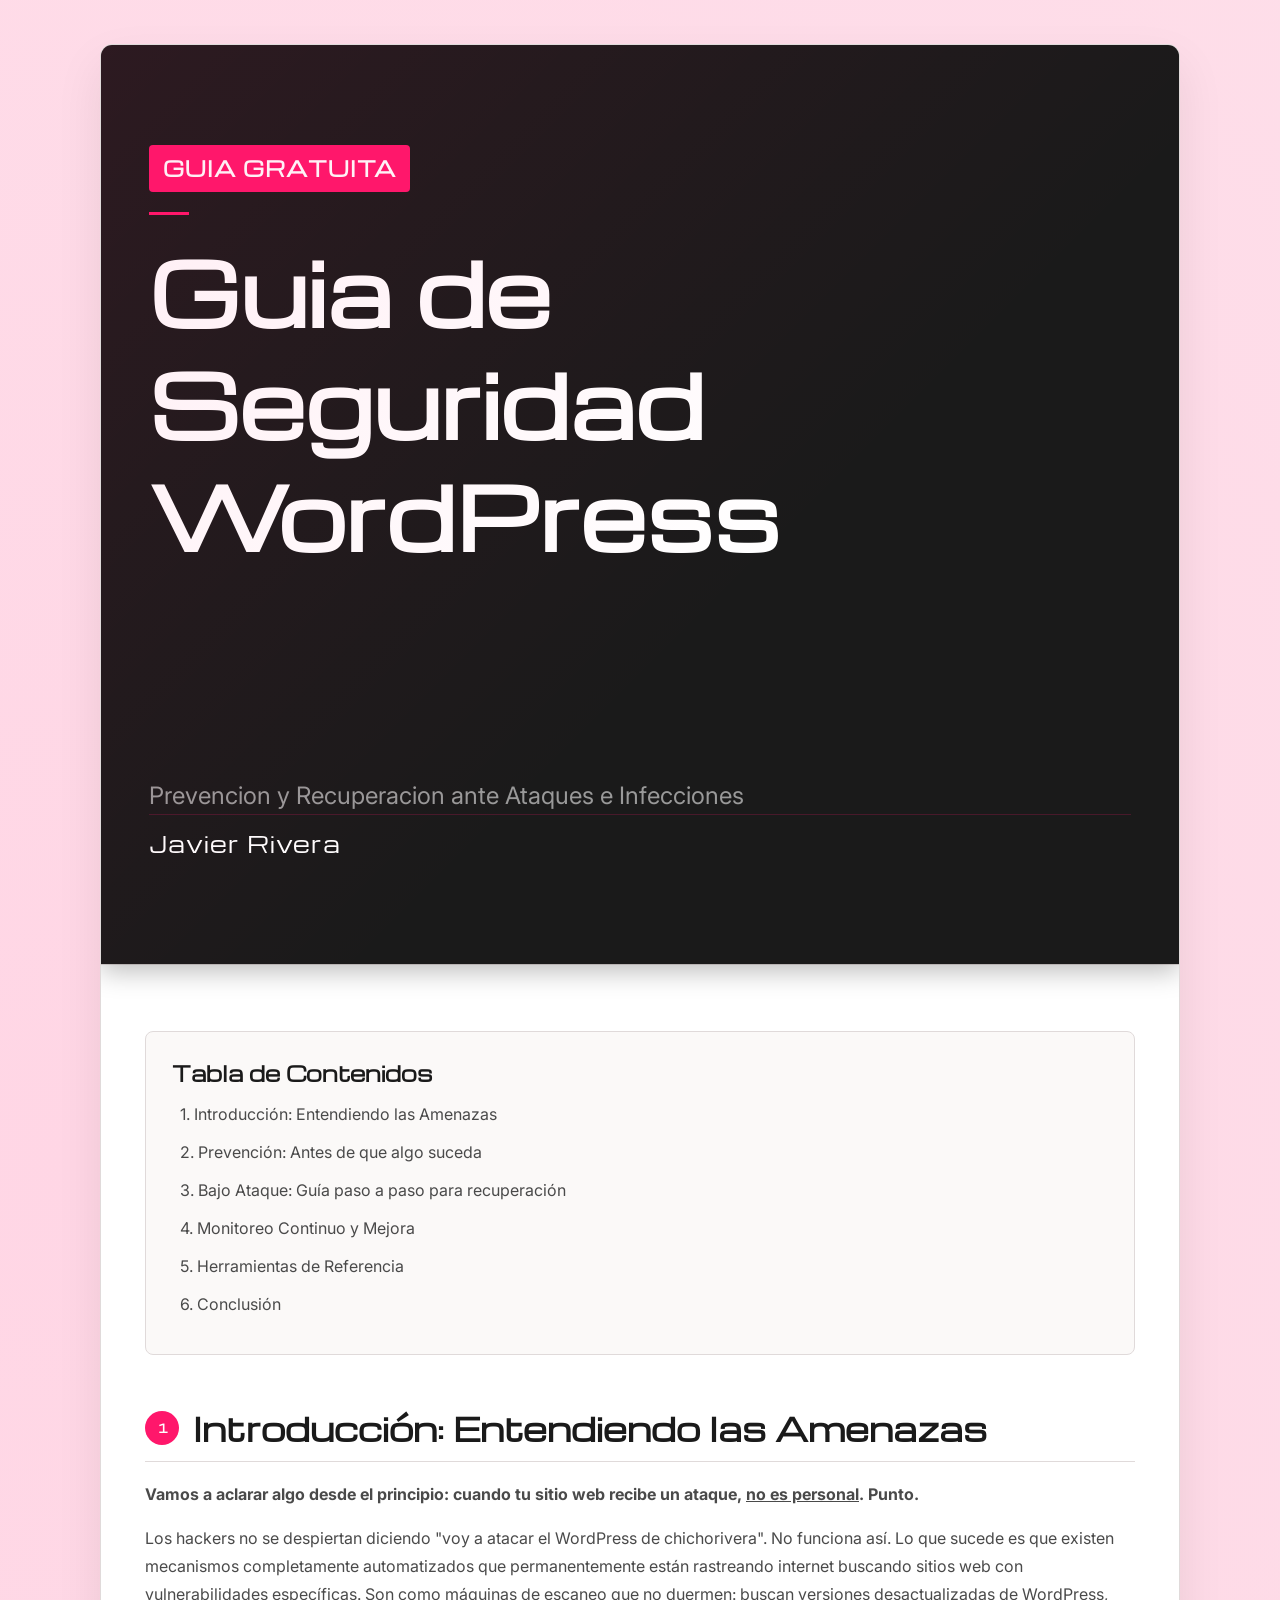
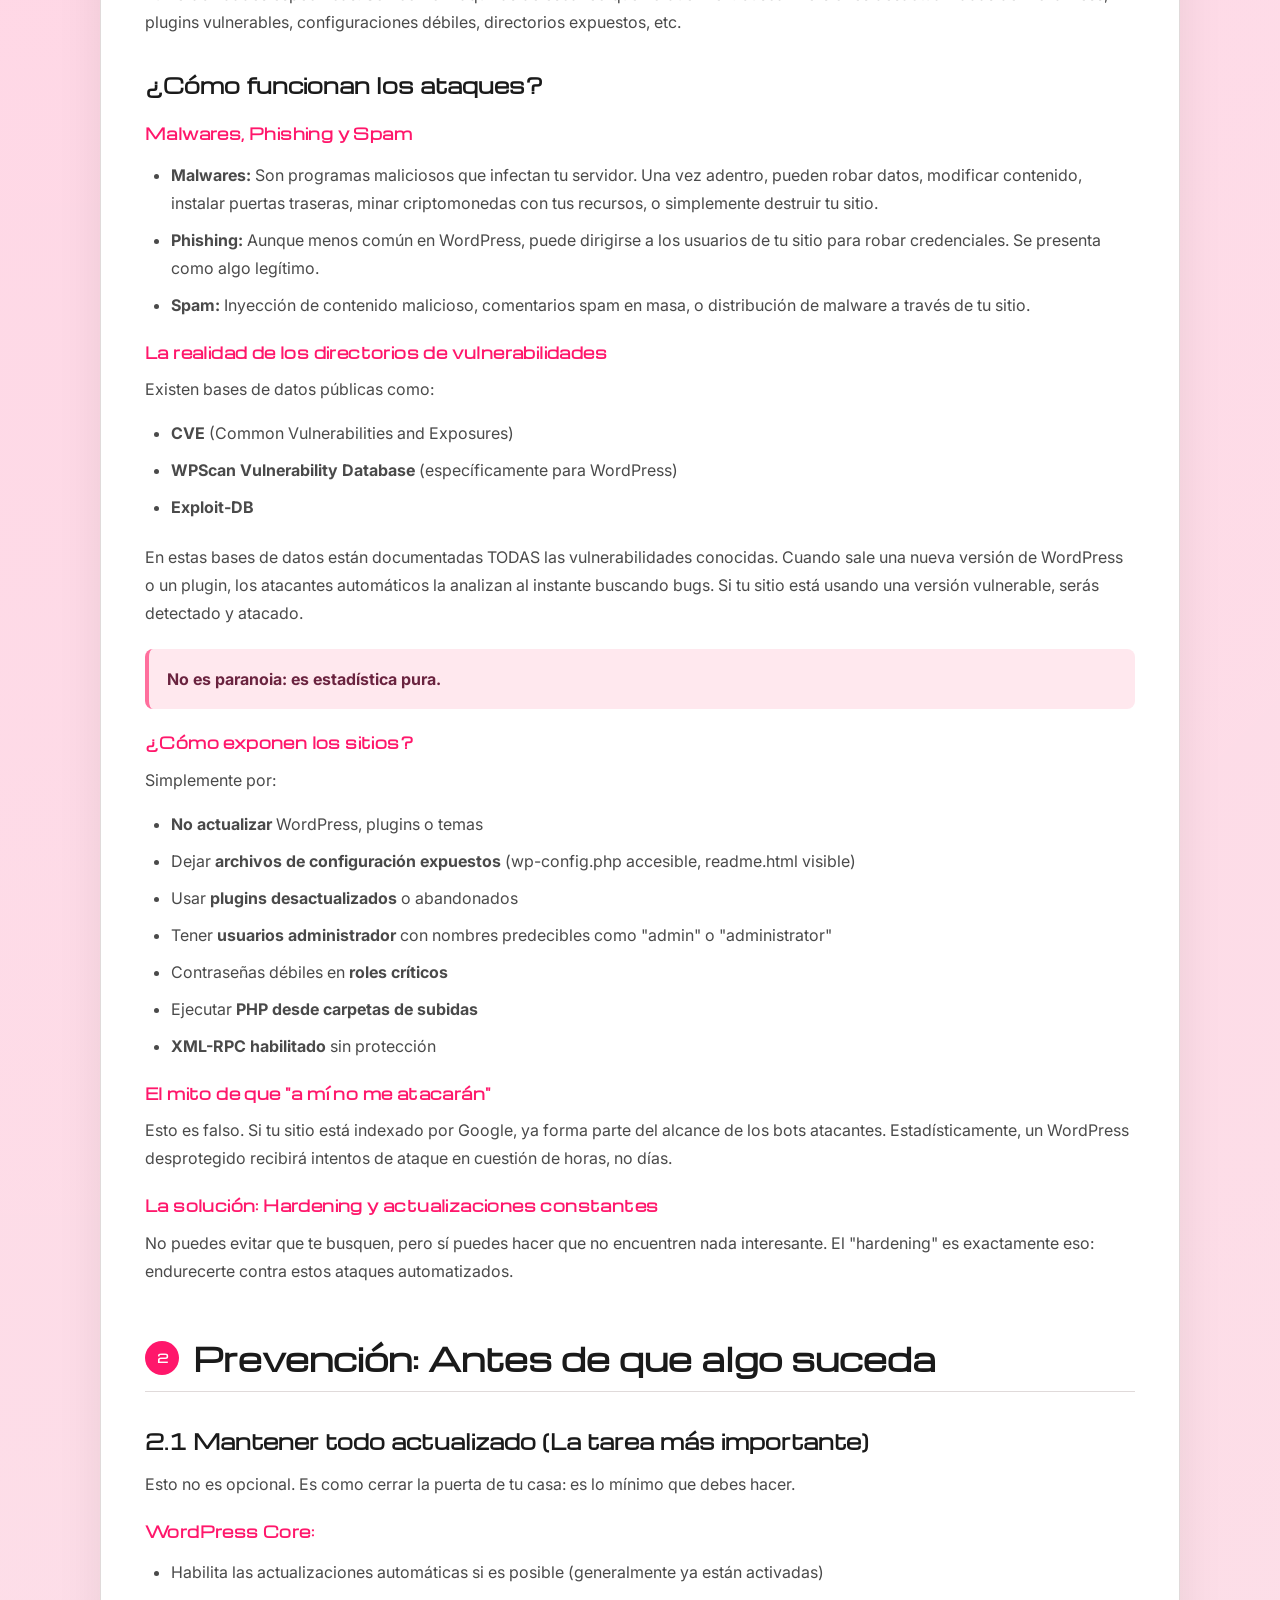
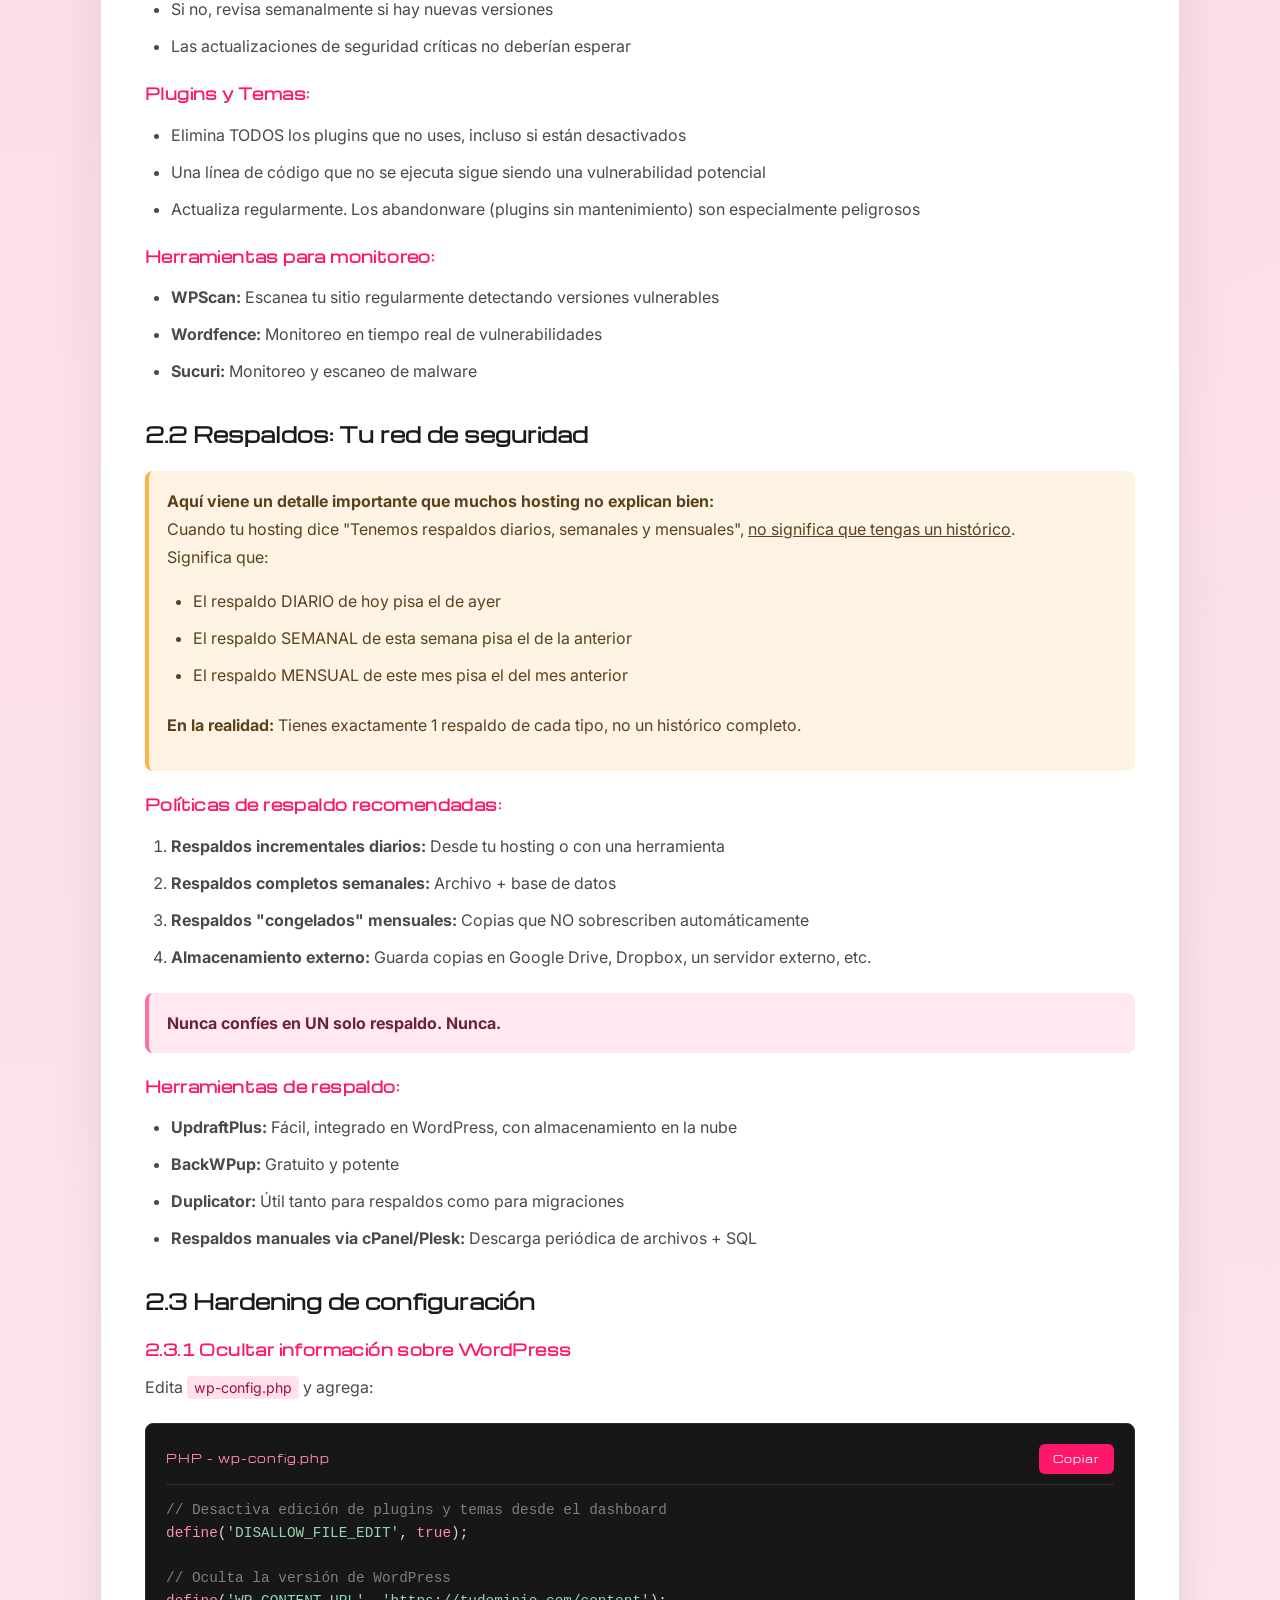
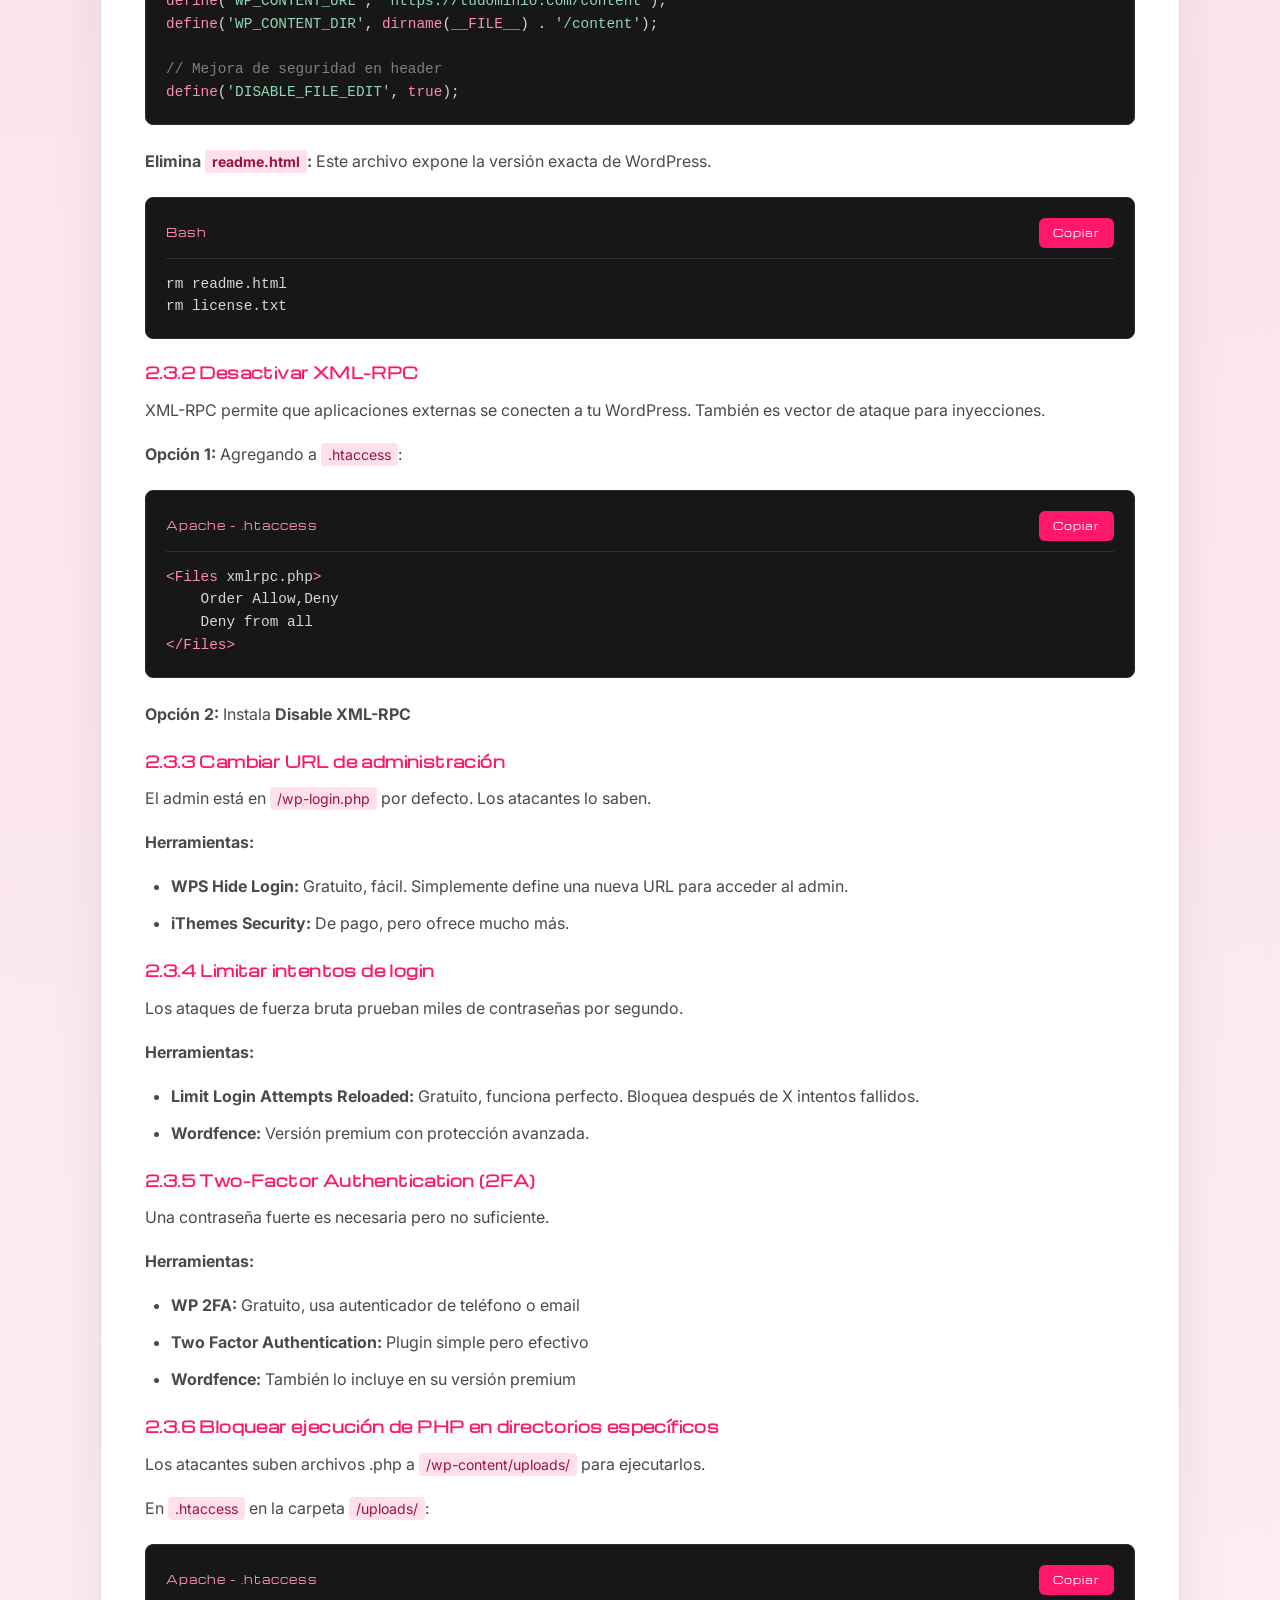
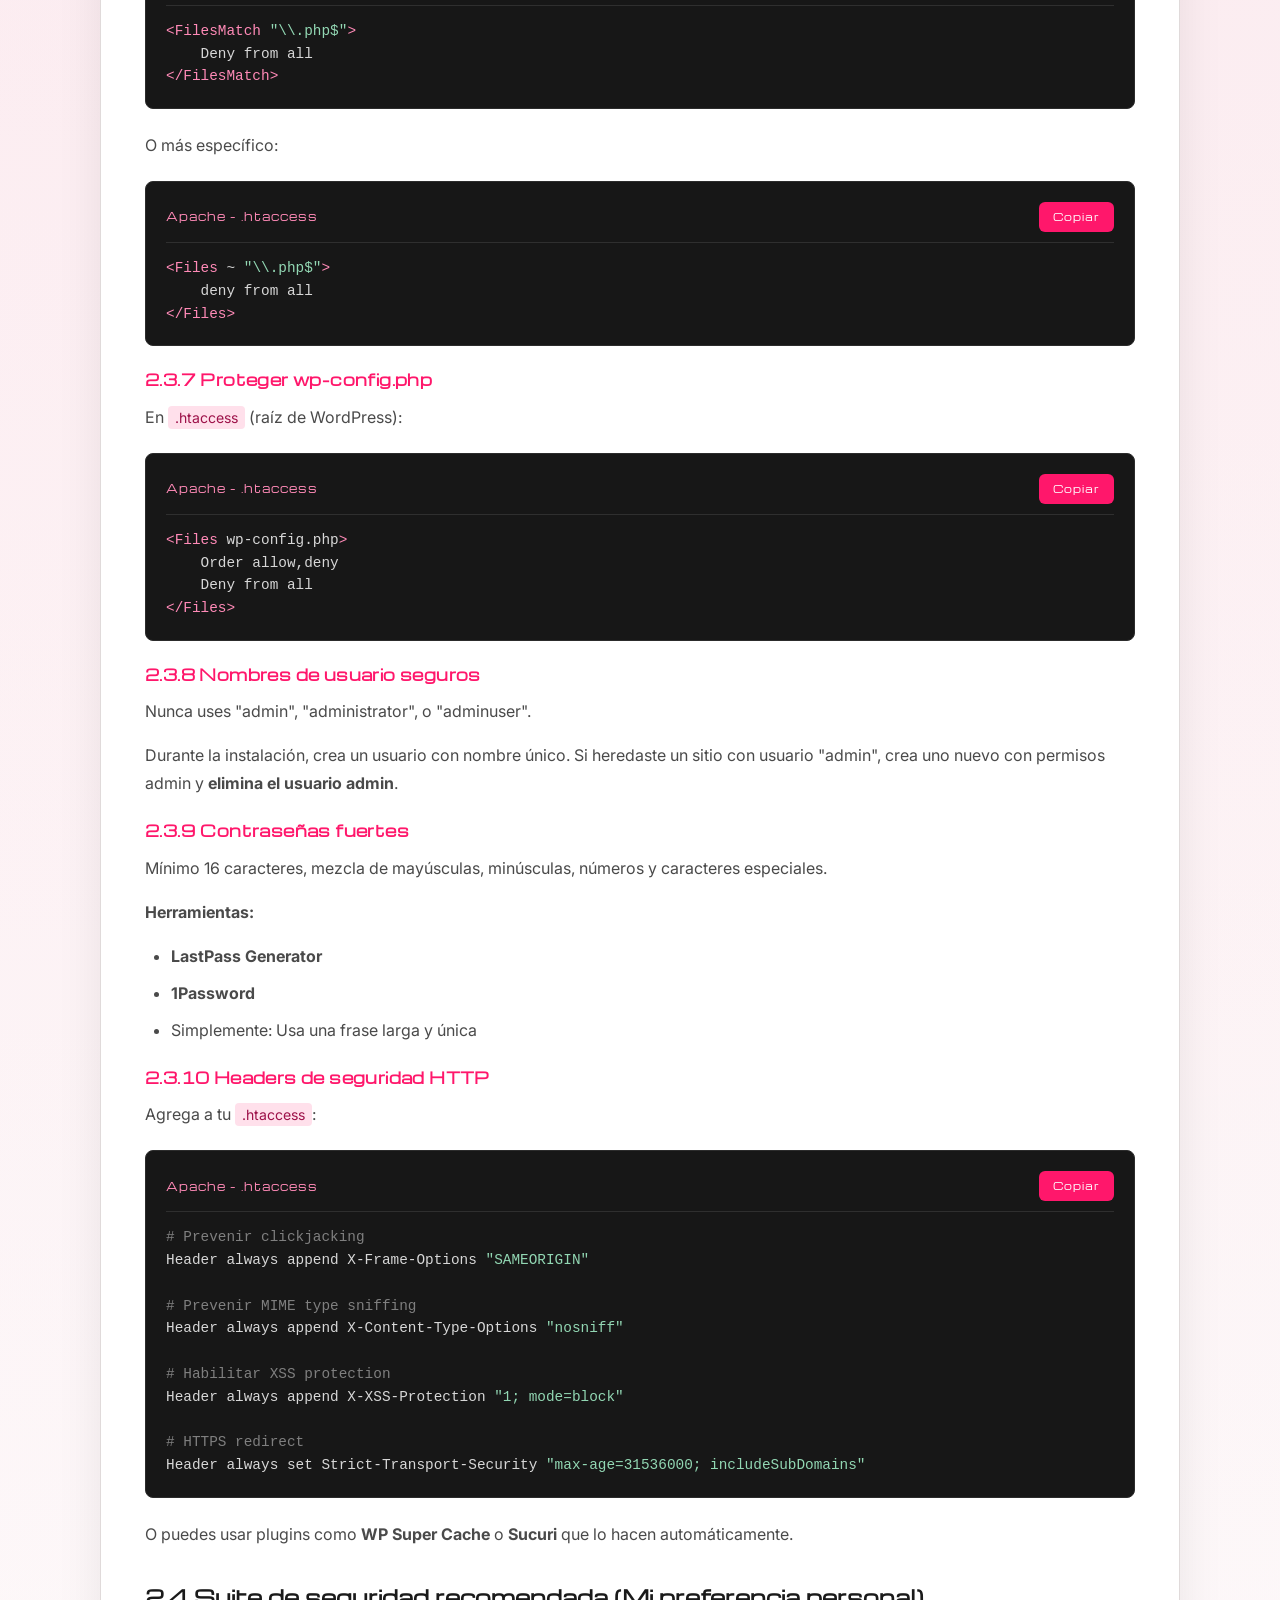
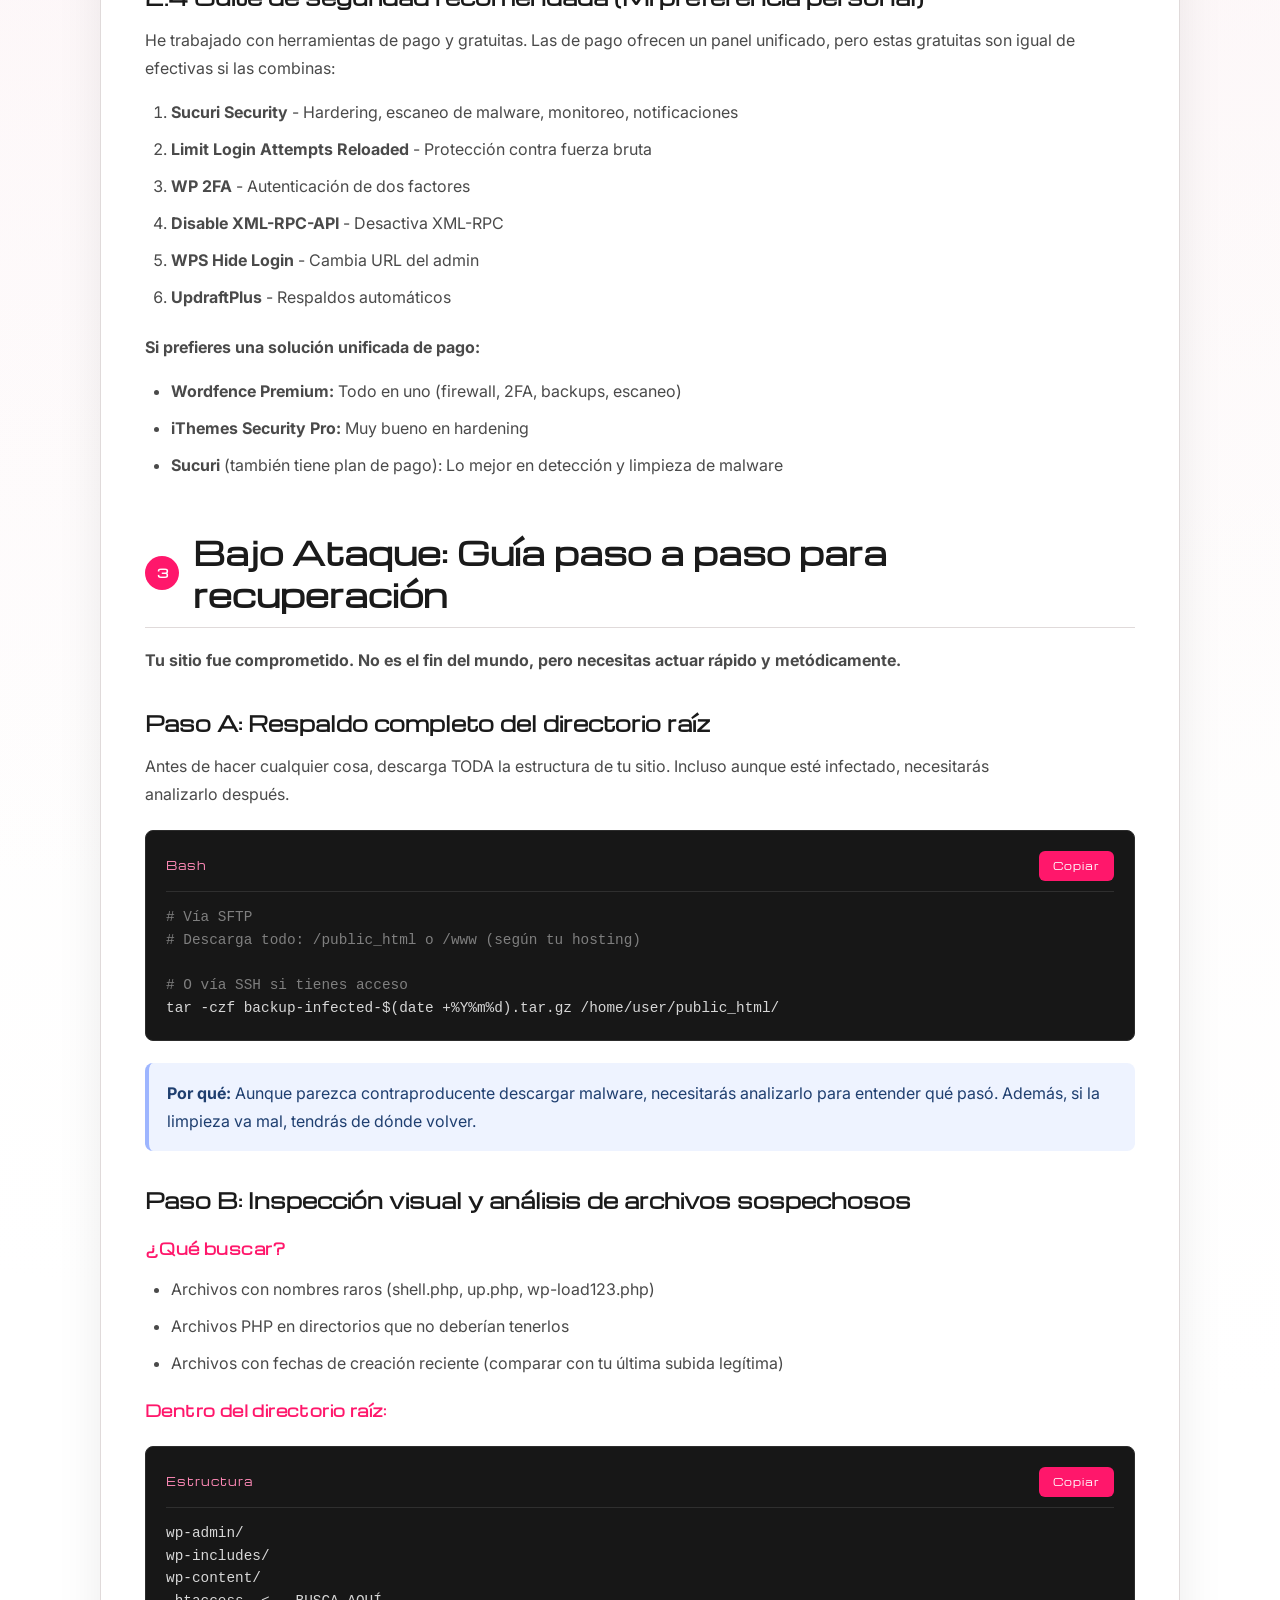
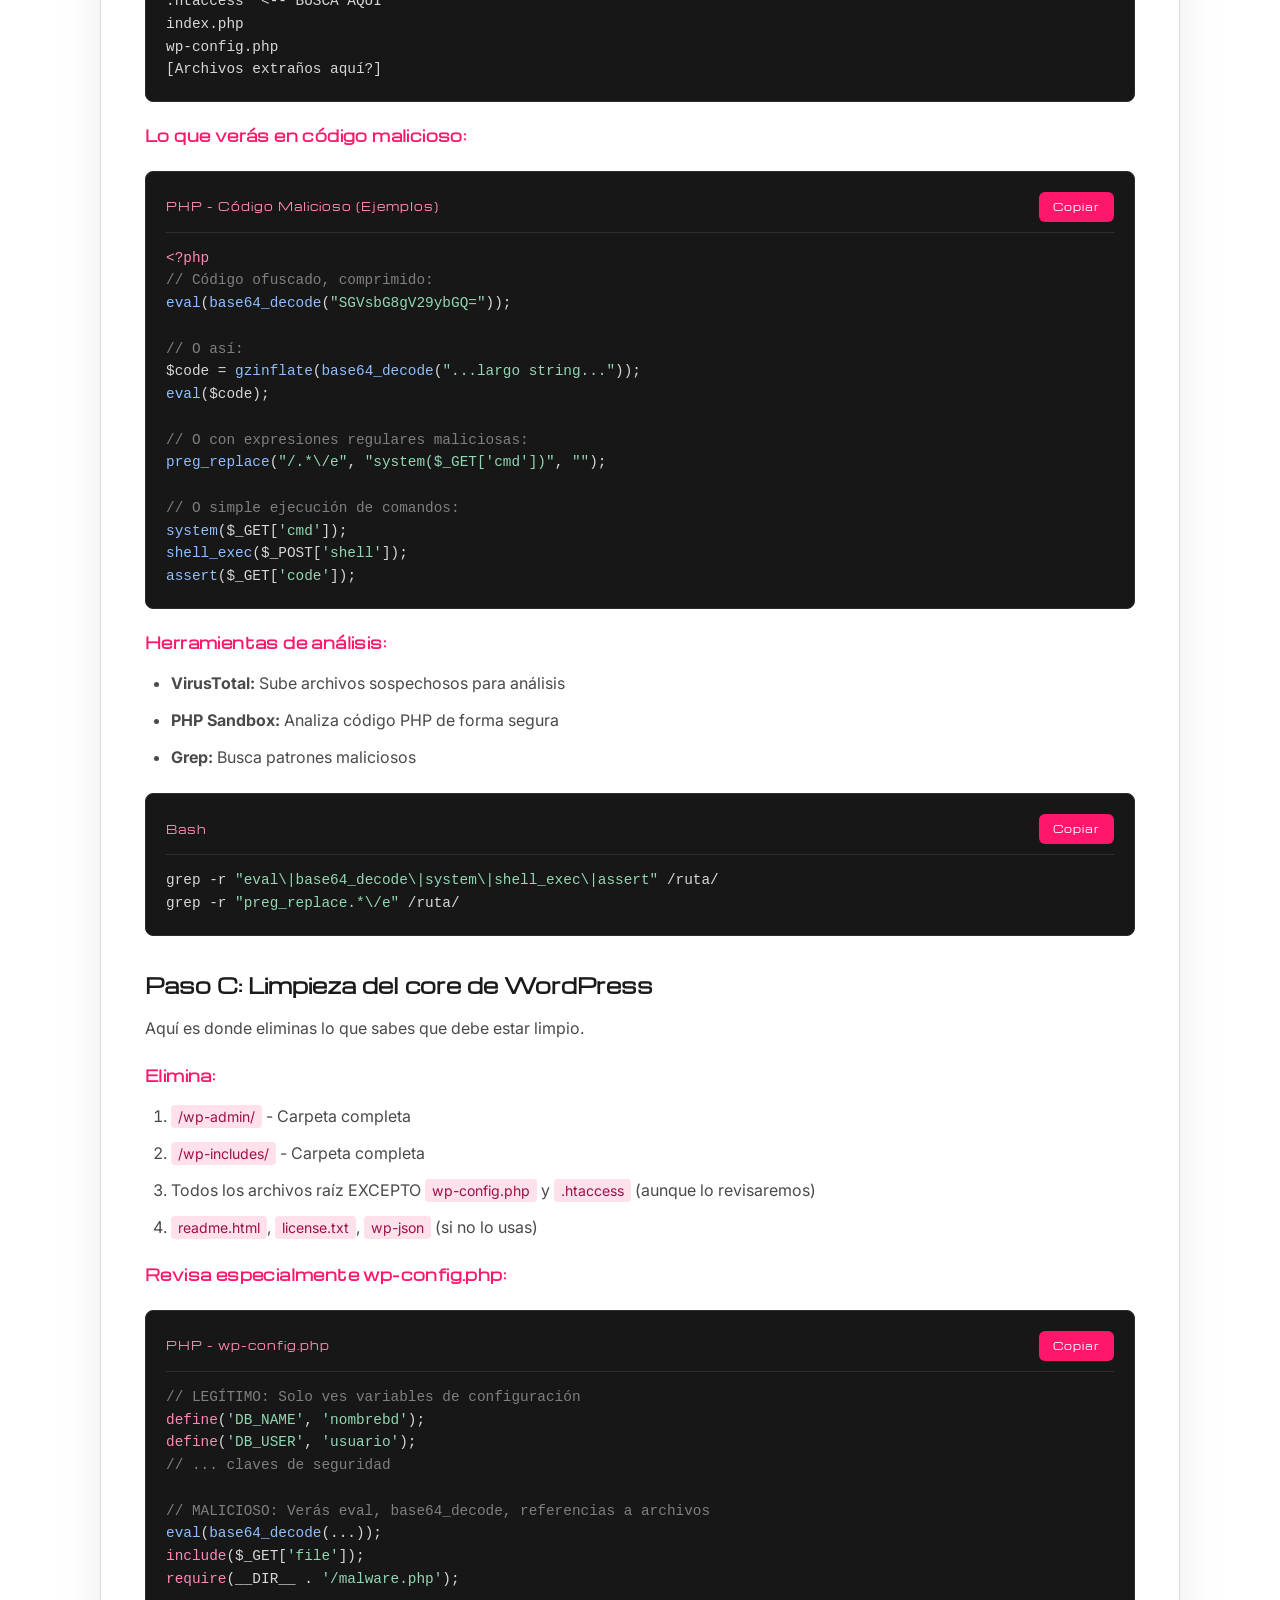
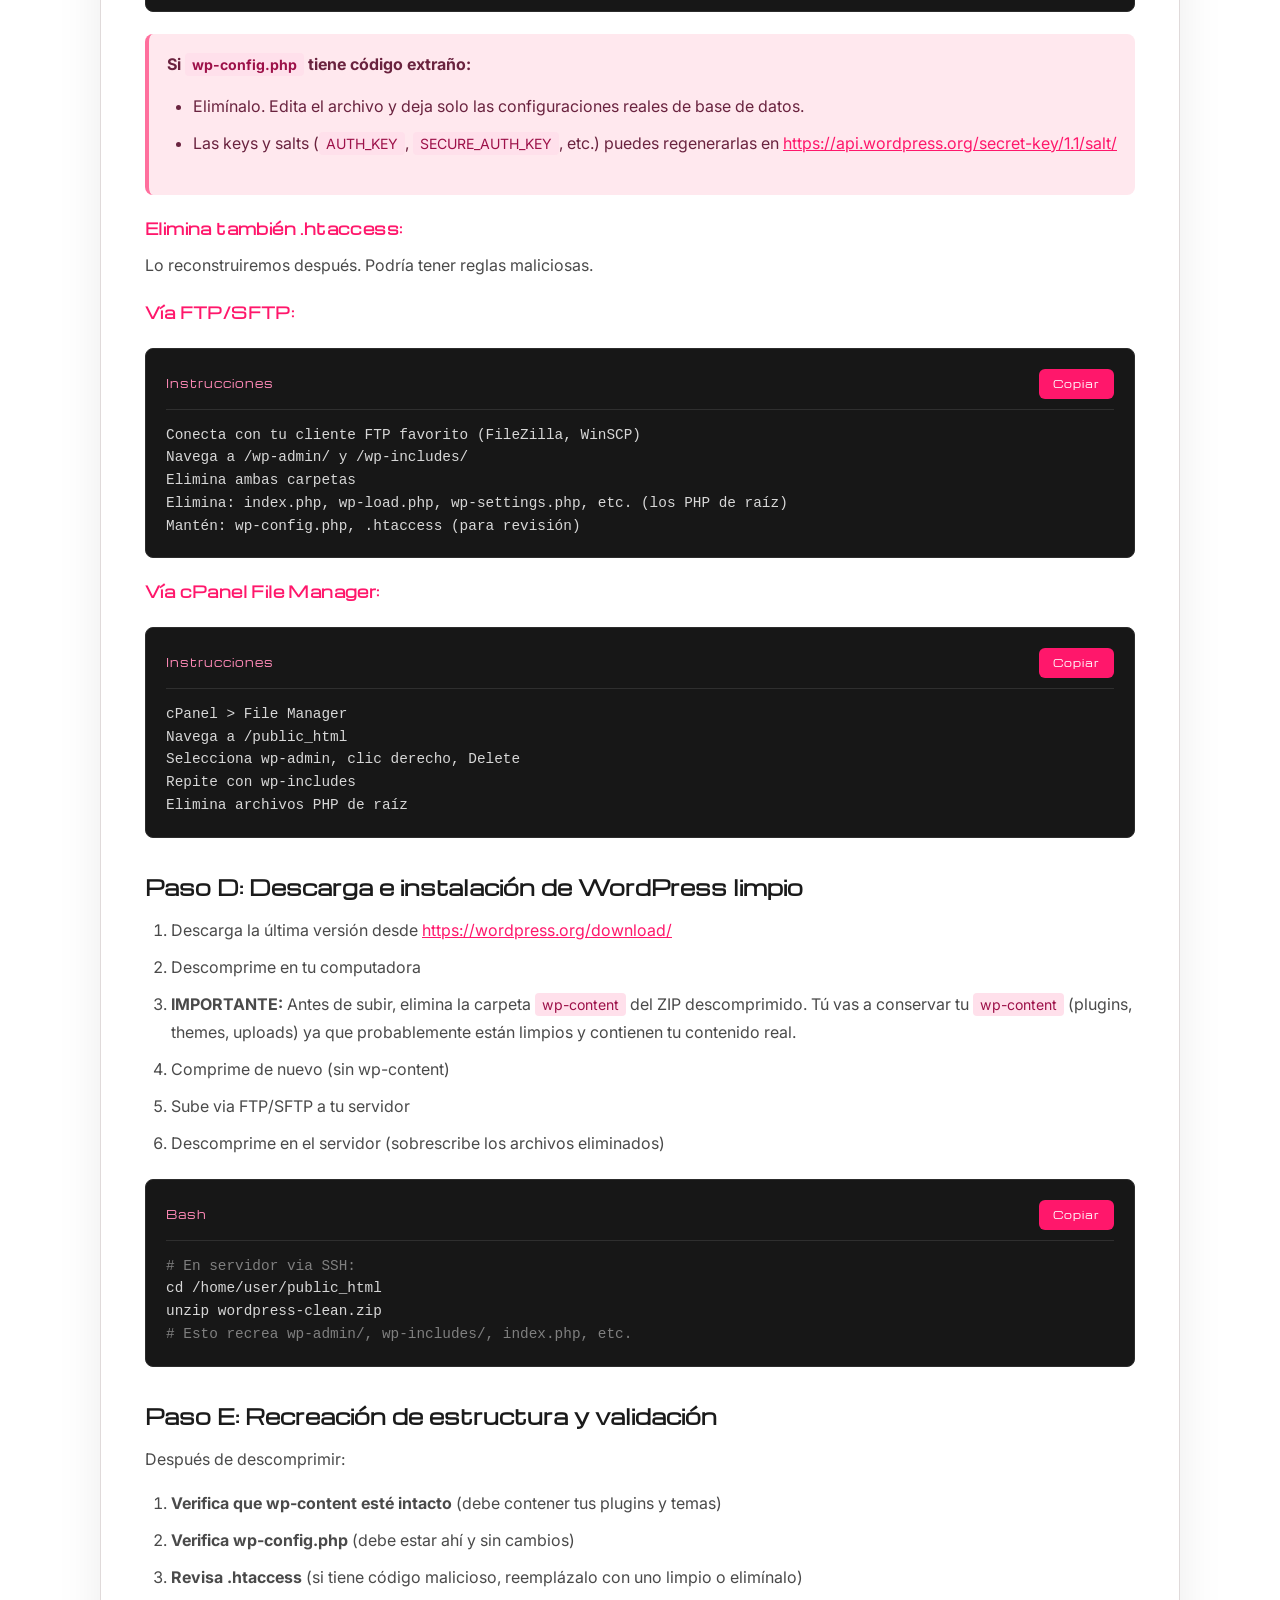
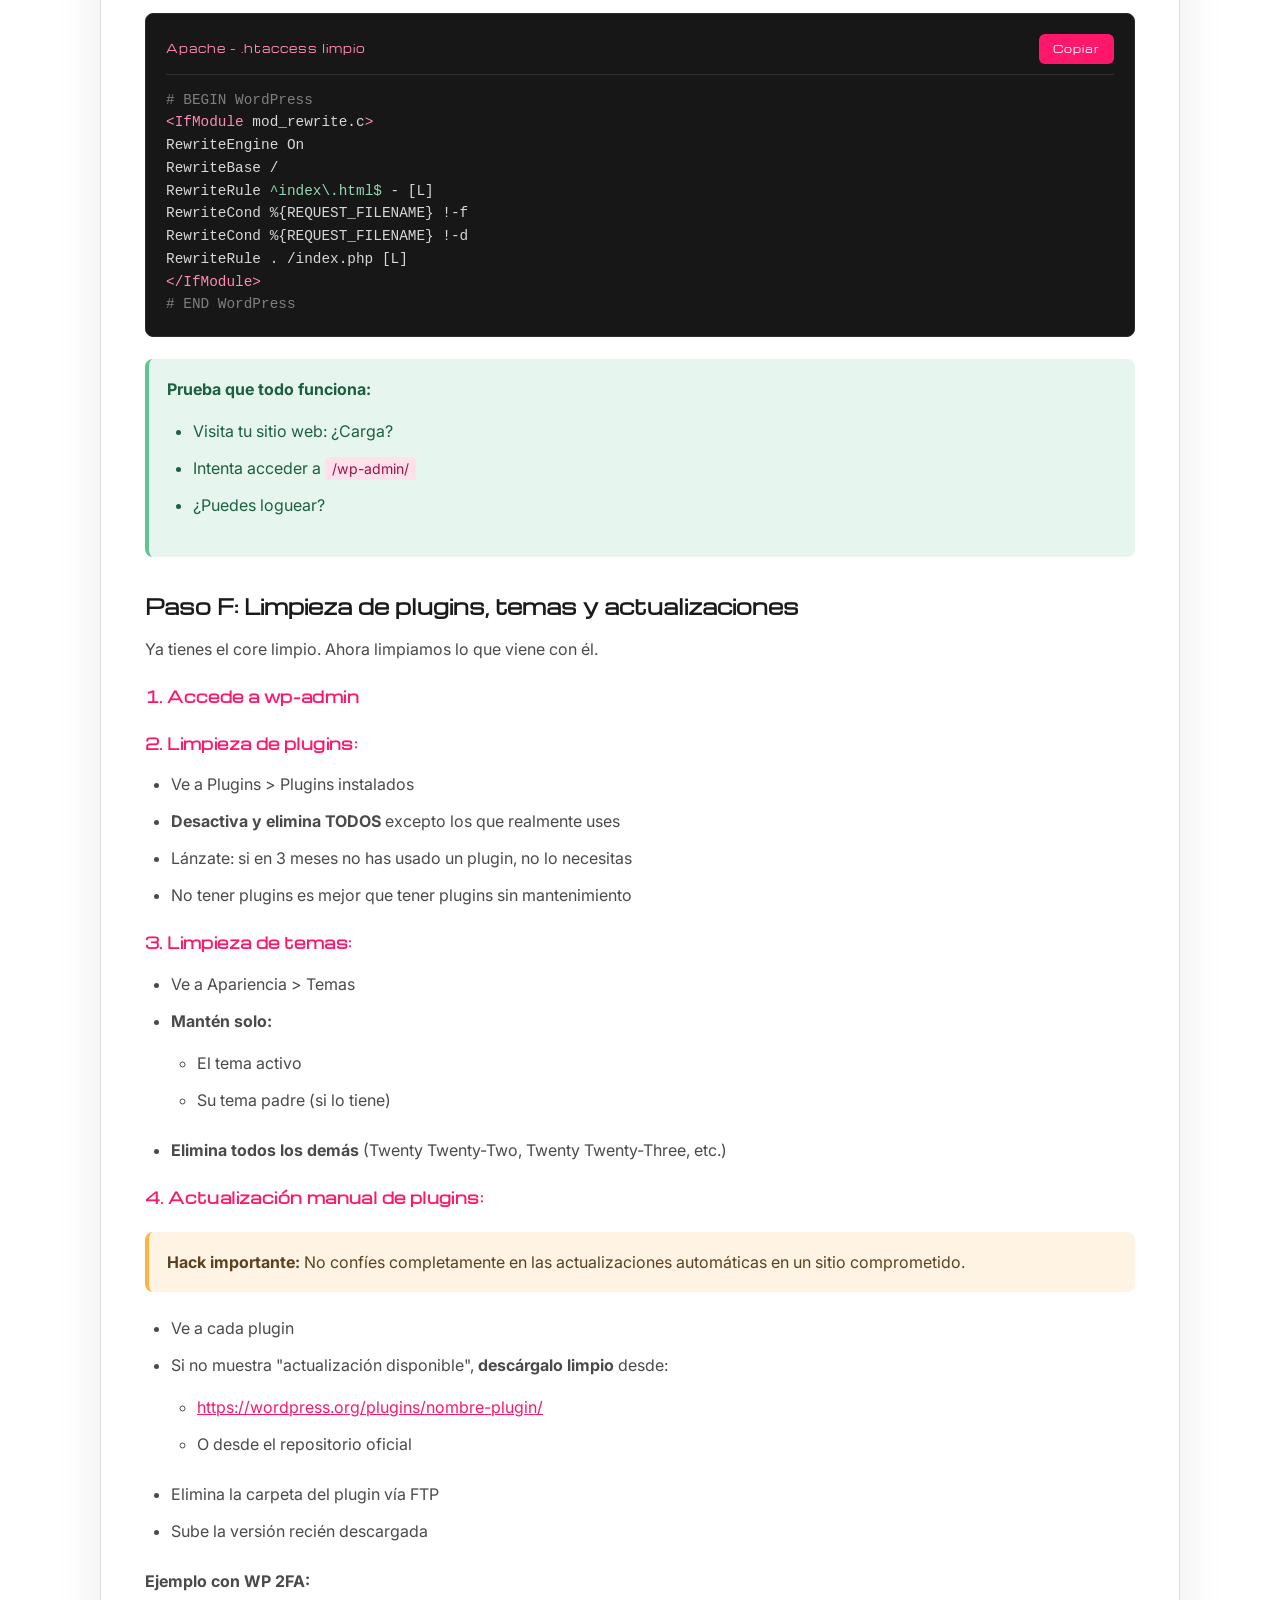
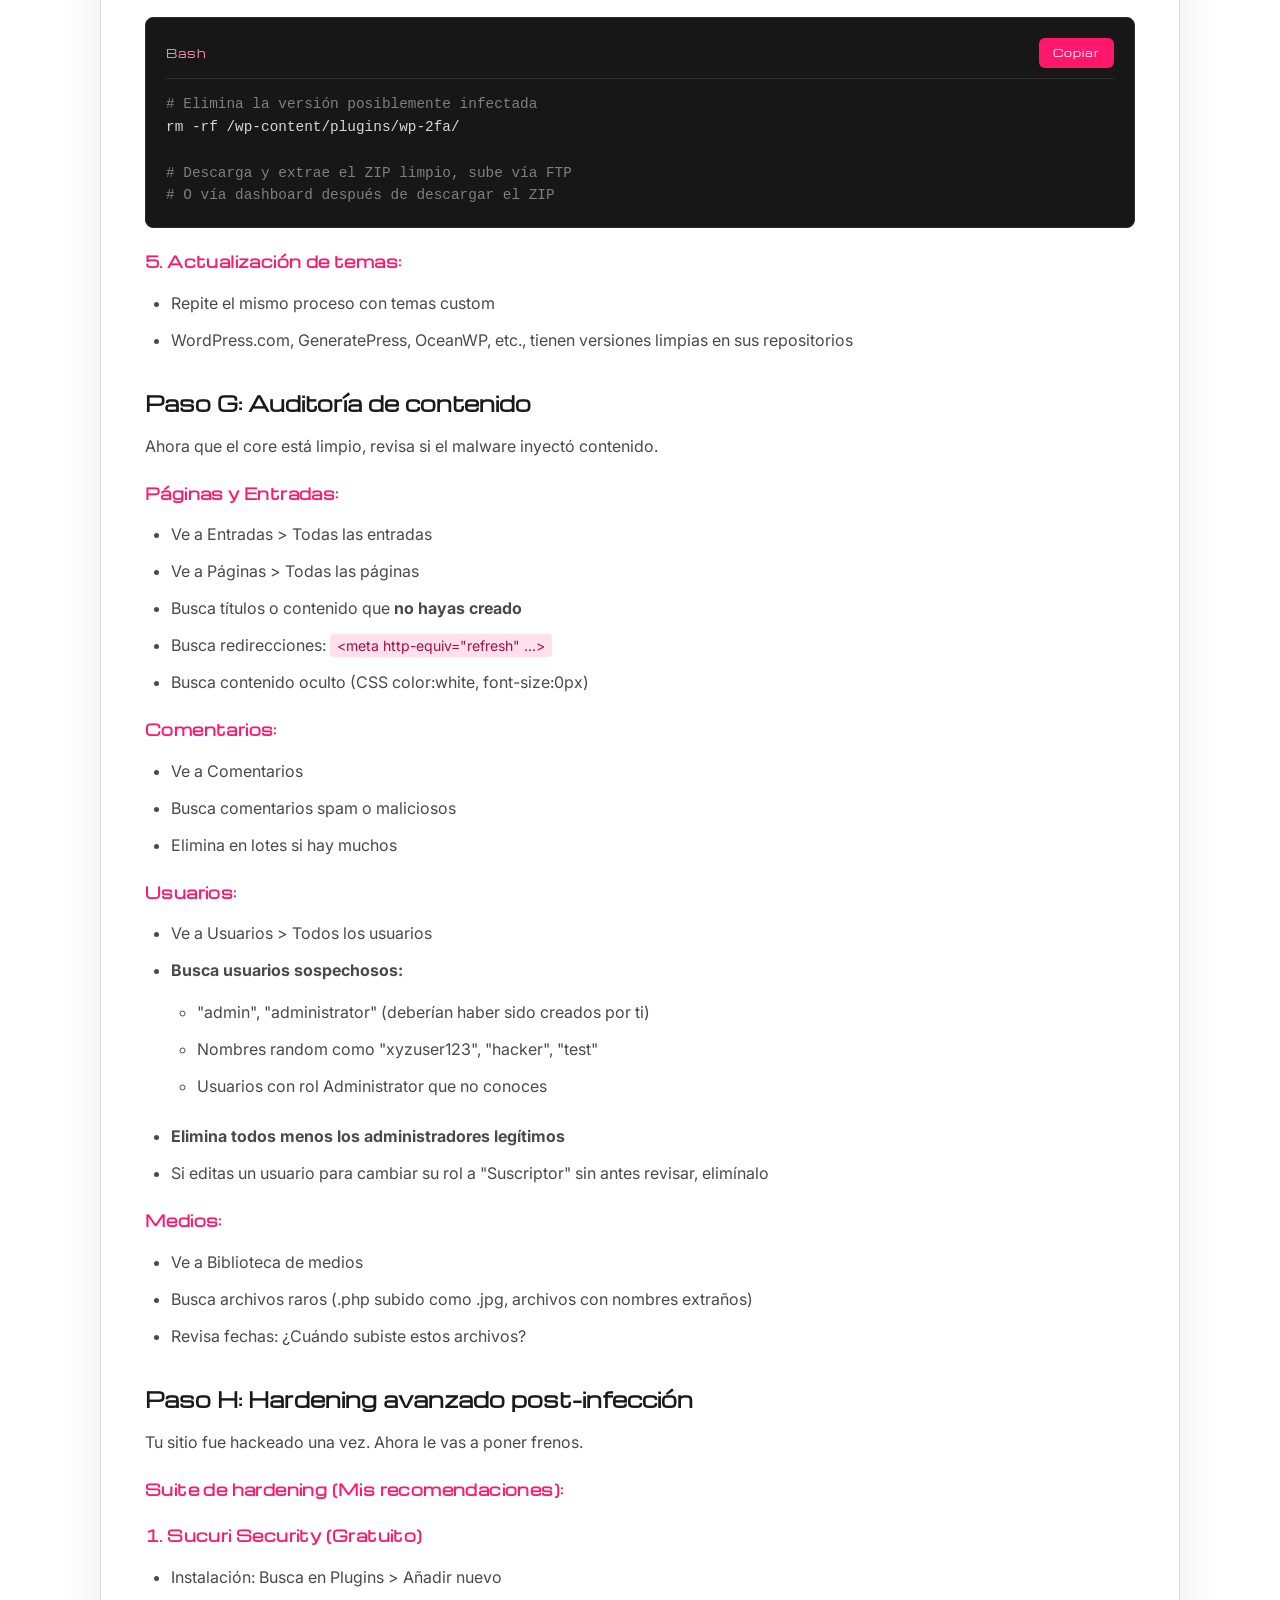
<file: recursos/seguridad-wordpress/guia.html>
<!DOCTYPE html>
<html lang="es">
<head>
    <meta charset="UTF-8">
    <meta name="viewport" content="width=device-width, initial-scale=1.0">
    <title>Guía Completa de Seguridad WordPress - Prevención, Detección y Recuperación</title>
    <link rel="preconnect" href="https://fonts.googleapis.com" />
    <link rel="preconnect" href="https://fonts.gstatic.com" crossorigin />
    <link href="https://fonts.googleapis.com/css2?family=Michroma&family=Inter:wght@400;500;600;700&display=swap" rel="stylesheet" />
    <style>
        :root {
            --accent: #ff176b;
            --accent-dim: #ffe0eb;
            --bg-card: #f0edec;
            --bg-page: #ffffff;
            --border: #e0dada;
            --text-primary: #1a1a1a;
            --text-secondary: #4a4a4a;
            --text-tertiary: #777777;
            --ok-bg: #e6f6ee;
            --ok-border: #5ec591;
            --warn-bg: #fff4e4;
            --warn-border: #ffb347;
            --danger-bg: #ffe8ee;
            --danger-border: #ff6f9d;
            --info-bg: #eef3ff;
            --info-border: #9db5ff;
            --font-heading: 'Michroma', sans-serif;
            --font-body: 'Inter', sans-serif;
        }

        * {
            margin: 0;
            padding: 0;
            box-sizing: border-box;
        }

        body {
            font-family: var(--font-body);
            line-height: 1.75;
            color: var(--text-secondary);
            background:
                radial-gradient(circle at 6% 5%, #ffd6e5 0%, transparent 35%),
                radial-gradient(circle at 94% 15%, #f6efed 0%, transparent 30%),
                var(--bg-page);
            padding: 44px 20px;
            -webkit-font-smoothing: antialiased;
        }

        .container {
            max-width: 1080px;
            margin: 0 auto;
            background: #fff;
            border: 1px solid var(--border);
            border-radius: 12px;
            box-shadow: 0 20px 48px rgba(26, 26, 26, 0.08);
            overflow: hidden;
        }

        .header {
            background: linear-gradient(135deg, #e5dedd 0%, #f3eded 100%);
            color: var(--text-primary);
            padding: 64px 44px;
            text-align: center;
            border-bottom: 1px solid var(--border);
        }

        .header h1 {
            font-family: var(--font-heading);
            font-size: clamp(1.6rem, 4vw, 2.6rem);
            letter-spacing: -1px;
            line-height: 1.25;
            margin-bottom: 14px;
            color: var(--text-primary);
        }

        .header p {
            font-size: clamp(0.95rem, 1.8vw, 1.08rem);
            color: var(--text-secondary);
        }

        .content {
            padding: 56px 44px;
        }

        h2 {
            display: flex;
            align-items: center;
            gap: 14px;
            color: var(--text-primary);
            font-family: var(--font-heading);
            font-size: clamp(1.25rem, 2.7vw, 1.95rem);
            margin: 52px 0 18px;
            border-bottom: 1px solid var(--border);
            padding-bottom: 12px;
            line-height: 1.35;
        }

        h3 {
            color: var(--text-primary);
            font-family: var(--font-heading);
            font-size: clamp(1rem, 2vw, 1.25rem);
            margin: 34px 0 14px;
            line-height: 1.5;
        }

        h4,
        h5 {
            color: var(--accent);
            font-family: var(--font-heading);
            font-size: 0.93rem;
            letter-spacing: 0.4px;
            margin: 22px 0 10px;
            line-height: 1.65;
        }

        p {
            margin-bottom: 16px;
            text-wrap: pretty;
        }

        ul,
        ol {
            margin: 14px 0 22px 26px;
        }

        li {
            margin-bottom: 9px;
        }

        .highlight,
        .danger,
        .success,
        .info {
            padding: 16px 18px;
            margin: 22px 0;
            border-left: 4px solid;
            border-radius: 8px;
        }

        .highlight {
            background: var(--warn-bg);
            border-color: var(--warn-border);
            color: #5b411f;
        }

        .danger {
            background: var(--danger-bg);
            border-color: var(--danger-border);
            color: #6a233f;
        }

        .success {
            background: var(--ok-bg);
            border-color: var(--ok-border);
            color: #1d5f41;
        }

        .info {
            background: var(--info-bg);
            border-color: var(--info-border);
            color: #1f3f70;
        }

        .code-block {
            background: #171717;
            color: #d7d7d7;
            padding: 20px;
            border-radius: 8px;
            margin: 22px 0;
            overflow-x: auto;
            border: 1px solid #2c2c2c;
        }

        .code-block-header {
            display: flex;
            justify-content: space-between;
            align-items: center;
            margin-bottom: 14px;
            padding-bottom: 10px;
            border-bottom: 1px solid #2f2f2f;
        }

        .code-label {
            font-family: var(--font-heading);
            font-size: 0.7rem;
            letter-spacing: 1px;
            color: #ff8ab7;
        }

        .copy-btn {
            background: var(--accent);
            color: #fff;
            border: none;
            padding: 8px 14px;
            border-radius: 6px;
            cursor: pointer;
            font-family: var(--font-heading);
            font-size: 0.62rem;
            letter-spacing: 1px;
            transition: opacity 0.25s ease, transform 0.25s ease;
        }

        .copy-btn:hover {
            opacity: 0.88;
            transform: translateY(-1px);
        }

        .copy-btn.copied {
            background: #2f9f68;
        }

        pre,
        code {
            margin: 0;
            font-family: ui-monospace, SFMono-Regular, Menlo, Monaco, Consolas, 'Liberation Mono', 'Courier New', monospace;
            font-size: 0.9rem;
            line-height: 1.58;
        }

        .inline-code {
            background: var(--accent-dim);
            padding: 3px 7px;
            border-radius: 4px;
            color: #9d1149;
            font-size: 0.88em;
        }

        table {
            width: 100%;
            border-collapse: collapse;
            margin: 24px 0;
            border: 1px solid var(--border);
        }

        th {
            background: var(--accent);
            color: #fff;
            padding: 13px 14px;
            text-align: left;
            font-family: var(--font-heading);
            font-size: 0.66rem;
            letter-spacing: 0.8px;
        }

        td {
            padding: 12px 14px;
            border-top: 1px solid var(--border);
        }

        tr:hover {
            background: #faf7f8;
        }

        .toc {
            background: #fbf9f8;
            padding: 26px;
            border-radius: 8px;
            margin: 10px 0 36px;
            border: 1px solid var(--border);
        }

        .toc h3 {
            color: var(--text-primary);
            margin-top: 0;
            margin-bottom: 12px;
        }

        .toc-item {
            margin: 10px 0;
            padding-left: 8px;
        }

        .toc-item a {
            color: var(--text-secondary);
            text-decoration: none;
            border-bottom: 1px solid transparent;
            transition: color 0.25s ease, border-color 0.25s ease;
        }

        .toc-item a:hover {
            color: var(--accent);
            border-color: var(--accent);
        }

        .section-number {
                display: inline-flex;
                align-items: center;
                justify-content: center;
            background: var(--accent);
            color: #fff;
            width: 34px;
            height: 34px;
            border-radius: 999px;
            font-family: var(--font-heading);
            font-size: 0.74rem;
                font-weight: 700;
                line-height: 1;
            flex-shrink: 0;
        }

        .footer {
            background: #f6f2f1;
            padding: 28px 44px;
            border-top: 1px solid var(--border);
            text-align: center;
            color: var(--text-tertiary);
            font-size: 0.9rem;
        }

        .guide-cover-wrap {
            display: flex;
            justify-content: center;
            align-items: center;
            padding: 0;
            background: linear-gradient(135deg, #f9f5f4 0%, #f2eceb 100%);
            border-bottom: 1px solid var(--border);
        }

        .book-cover {
            width: 100%;
            background: #1a1a1a;
            border-radius: 0;
            box-shadow: 0 8px 24px rgba(0, 0, 0, 0.25);
            display: flex;
            flex-direction: column;
            justify-content: space-between;
            padding: 100px 48px;
            position: relative;
            overflow: hidden;
        }

        .book-cover::before {
            content: '';
            position: absolute;
            inset: 0;
            background: linear-gradient(135deg, #ff176b15 0%, transparent 60%);
            pointer-events: none;
        }

        .book-cover__inner {
            display: flex;
            flex-direction: column;
            gap: 20px;
        }

        .book-cover__badge {
            display: inline-flex;
            align-self: flex-start;
            background: var(--accent);
            color: #fff;
            font-family: var(--font-heading);
            font-size: 20px;
            font-weight: 600;
            padding: 6px 14px;
            border-radius: 4px;
            letter-spacing: 1px;
        }

        .book-cover__stripe {
            width: 40px;
            height: 3px;
            background: var(--accent);
        }

        .book-cover__title {
            font-family: var(--font-heading);
            font-size: 86px;
            font-weight: 700;
            color: #fff;
            line-height: 1.3;
            margin: 0;
        }

        .book-cover__subtitle {
            font-family: var(--font-body);
            font-size: 24px;
            color: #999;
            line-height: 1.5;
            margin: 0;
        }

        .book-cover__footer {
            display: flex;
            flex-direction: column;
            gap: 10px;
        }

        .book-cover__line {
            width: 100%;
            height: 1px;
            background: rgba(255, 23, 107, 0.2);
        }

        .book-cover__author {
            font-family: var(--font-heading);
            font-size: 22px;
            font-weight: 400;
            color: #fff;
            letter-spacing: 1px;
        }

        a {
            color: var(--accent);
        }

        @media print {
            body {
                background: #fff;
                padding: 0;
            }

            .container {
                box-shadow: none;
                border: 0;
            }

            .copy-btn {
                display: none;
            }
        }

        @media (max-width: 768px) {
            body {
                padding: 18px 10px;
            }

            .guide-cover-wrap {
                padding: 0;
            }

            .book-cover {
                width: 100%;
                height: auto;
                min-height: 420px;
                padding: 34px 22px 28px;
            }

            .header {
                padding: 42px 20px;
            }

            .content {
                padding: 34px 18px;
            }

            h2 {
                align-items: flex-start;
                gap: 10px;
            }

            .toc {
                padding: 18px;
            }
        }

        .keyword { color: #ff8ab7; }
        .string { color: #92d7b3; }
        .function { color: #8fbeff; }
        .comment { color: #7f7f7f; }
        .operator { color: #d7d7d7; }
        .attribute { color: #f6a3b0; }
    </style>
</head>
<body>
    <div class="container">
        <div class="guide-cover-wrap">
            <div class="book-cover">
                <div class="book-cover__inner">
                    <div class="book-cover__badge">GUIA GRATUITA</div>
                    <div class="book-cover__stripe"></div>
                    <h3 class="book-cover__title">Guia de<br>Seguridad<br>WordPress</h3>
                    <br><br><br><br><br><br>
                    <p class="book-cover__subtitle">Prevencion y Recuperacion ante Ataques e Infecciones</p>
                </div>
                <div class="book-cover__footer">
                    <div class="book-cover__line"></div>
                    <span class="book-cover__author">Javier Rivera</span>
                </div>
            </div>
        </div>

        

        <div class="content">

            <!-- TABLA DE CONTENIDOS -->
            <div class="toc">
                <h3>Tabla de Contenidos</h3>
                <div class="toc-item"><a href="#sec1">1. Introducción: Entendiendo las Amenazas</a></div>
                <div class="toc-item"><a href="#sec2">2. Prevención: Antes de que algo suceda</a></div>
                <div class="toc-item"><a href="#sec3">3. Bajo Ataque: Guía paso a paso para recuperación</a></div>
                <div class="toc-item"><a href="#sec4">4. Monitoreo Continuo y Mejora</a></div>
                <div class="toc-item"><a href="#sec5">5. Herramientas de Referencia</a></div>
                <div class="toc-item"><a href="#sec6">6. Conclusión</a></div>
            </div>

            <!-- SECCIÓN 1 -->
            <h2 id="sec1"><span class="section-number">1</span>Introducción: Entendiendo las Amenazas</h2>

            <p><strong>Vamos a aclarar algo desde el principio: cuando tu sitio web recibe un ataque, <u>no es personal</u>. Punto.</strong></p>

            <p>Los hackers no se despiertan diciendo "voy a atacar el WordPress de chichorivera". No funciona así. Lo que sucede es que existen mecanismos completamente automatizados que permanentemente están rastreando internet buscando sitios web con vulnerabilidades específicas. Son como máquinas de escaneo que no duermen: buscan versiones desactualizadas de WordPress, plugins vulnerables, configuraciones débiles, directorios expuestos, etc.</p>

            <h3>¿Cómo funcionan los ataques?</h3>

            <h4>Malwares, Phishing y Spam</h4>

            <ul>
                <li><strong>Malwares:</strong> Son programas maliciosos que infectan tu servidor. Una vez adentro, pueden robar datos, modificar contenido, instalar puertas traseras, minar criptomonedas con tus recursos, o simplemente destruir tu sitio.</li>
                <li><strong>Phishing:</strong> Aunque menos común en WordPress, puede dirigirse a los usuarios de tu sitio para robar credenciales. Se presenta como algo legítimo.</li>
                <li><strong>Spam:</strong> Inyección de contenido malicioso, comentarios spam en masa, o distribución de malware a través de tu sitio.</li>
            </ul>

            <h4>La realidad de los directorios de vulnerabilidades</h4>

            <p>Existen bases de datos públicas como:</p>

            <ul>
                <li><strong>CVE</strong> (Common Vulnerabilities and Exposures)</li>
                <li><strong>WPScan Vulnerability Database</strong> (específicamente para WordPress)</li>
                <li><strong>Exploit-DB</strong></li>
            </ul>

            <p>En estas bases de datos están documentadas TODAS las vulnerabilidades conocidas. Cuando sale una nueva versión de WordPress o un plugin, los atacantes automáticos la analizan al instante buscando bugs. Si tu sitio está usando una versión vulnerable, serás detectado y atacado.</p>

            <div class="danger">
                <strong>No es paranoia: es estadística pura.</strong>
            </div>

            <h4>¿Cómo exponen los sitios?</h4>

            <p>Simplemente por:</p>

            <ul>
                <li><strong>No actualizar</strong> WordPress, plugins o temas</li>
                <li>Dejar <strong>archivos de configuración expuestos</strong> (wp-config.php accesible, readme.html visible)</li>
                <li>Usar <strong>plugins desactualizados</strong> o abandonados</li>
                <li>Tener <strong>usuarios administrador</strong> con nombres predecibles como "admin" o "administrator"</li>
                <li>Contraseñas débiles en <strong>roles críticos</strong></li>
                <li>Ejecutar <strong>PHP desde carpetas de subidas</strong></li>
                <li><strong>XML-RPC habilitado</strong> sin protección</li>
            </ul>

            <h4>El mito de que "a mí no me atacarán"</h4>

            <p>Esto es falso. Si tu sitio está indexado por Google, ya forma parte del alcance de los bots atacantes. Estadísticamente, un WordPress desprotegido recibirá intentos de ataque en cuestión de horas, no días.</p>

            <h4>La solución: Hardening y actualizaciones constantes</h4>

            <p>No puedes evitar que te busquen, pero sí puedes hacer que no encuentren nada interesante. El "hardening" es exactamente eso: endurecerte contra estos ataques automatizados.</p>

            <!-- SECCIÓN 2 -->
            <h2 id="sec2"><span class="section-number">2</span>Prevención: Antes de que algo suceda</h2>

            <h3>2.1 Mantener todo actualizado (La tarea más importante)</h3>

            <p>Esto no es opcional. Es como cerrar la puerta de tu casa: es lo mínimo que debes hacer.</p>

            <h4>WordPress Core:</h4>

            <ul>
                <li>Habilita las actualizaciones automáticas si es posible (generalmente ya están activadas)</li>
                <li>Si no, revisa semanalmente si hay nuevas versiones</li>
                <li>Las actualizaciones de seguridad críticas no deberían esperar</li>
            </ul>

            <h4>Plugins y Temas:</h4>

            <ul>
                <li>Elimina TODOS los plugins que no uses, incluso si están desactivados</li>
                <li>Una línea de código que no se ejecuta sigue siendo una vulnerabilidad potencial</li>
                <li>Actualiza regularmente. Los abandonware (plugins sin mantenimiento) son especialmente peligrosos</li>
            </ul>

            <h4>Herramientas para monitoreo:</h4>

            <ul>
                <li><strong>WPScan:</strong> Escanea tu sitio regularmente detectando versiones vulnerables</li>
                <li><strong>Wordfence:</strong> Monitoreo en tiempo real de vulnerabilidades</li>
                <li><strong>Sucuri:</strong> Monitoreo y escaneo de malware</li>
            </ul>

            <h3>2.2 Respaldos: Tu red de seguridad</h3>

            <div class="highlight">
                <strong>Aquí viene un detalle importante que muchos hosting no explican bien:</strong>
                <p>Cuando tu hosting dice "Tenemos respaldos diarios, semanales y mensuales", <u>no significa que tengas un histórico</u>. Significa que:</p>
                <ul>
                    <li>El respaldo DIARIO de hoy pisa el de ayer</li>
                    <li>El respaldo SEMANAL de esta semana pisa el de la anterior</li>
                    <li>El respaldo MENSUAL de este mes pisa el del mes anterior</li>
                </ul>
                <p><strong>En la realidad:</strong> Tienes exactamente 1 respaldo de cada tipo, no un histórico completo.</p>
            </div>

            <h4>Políticas de respaldo recomendadas:</h4>

            <ol>
                <li><strong>Respaldos incrementales diarios:</strong> Desde tu hosting o con una herramienta</li>
                <li><strong>Respaldos completos semanales:</strong> Archivo + base de datos</li>
                <li><strong>Respaldos "congelados" mensuales:</strong> Copias que NO sobrescriben automáticamente</li>
                <li><strong>Almacenamiento externo:</strong> Guarda copias en Google Drive, Dropbox, un servidor externo, etc.</li>
            </ol>

            <div class="danger">
                <strong>Nunca confíes en UN solo respaldo. Nunca.</strong>
            </div>

            <h4>Herramientas de respaldo:</h4>

            <ul>
                <li><strong>UpdraftPlus:</strong> Fácil, integrado en WordPress, con almacenamiento en la nube</li>
                <li><strong>BackWPup:</strong> Gratuito y potente</li>
                <li><strong>Duplicator:</strong> Útil tanto para respaldos como para migraciones</li>
                <li><strong>Respaldos manuales via cPanel/Plesk:</strong> Descarga periódica de archivos + SQL</li>
            </ul>

            <h3>2.3 Hardening de configuración</h3>

            <h4>2.3.1 Ocultar información sobre WordPress</h4>

            <p>Edita <span class="inline-code">wp-config.php</span> y agrega:</p>

            <div class="code-block">
                <div class="code-block-header">
                    <span class="code-label">PHP - wp-config.php</span>
                    <button class="copy-btn" onclick="copyCode(this)">Copiar</button>
                </div>
                <pre><code><span class="comment">// Desactiva edición de plugins y temas desde el dashboard</span>
<span class="keyword">define</span>(<span class="string">'DISALLOW_FILE_EDIT'</span>, <span class="keyword">true</span>);

<span class="comment">// Oculta la versión de WordPress</span>
<span class="keyword">define</span>(<span class="string">'WP_CONTENT_URL'</span>, <span class="string">'https://tudominio.com/content'</span>);
<span class="keyword">define</span>(<span class="string">'WP_CONTENT_DIR'</span>, <span class="keyword">dirname</span>(<span class="keyword">__FILE__</span>) . <span class="string">'/content'</span>);

<span class="comment">// Mejora de seguridad en header</span>
<span class="keyword">define</span>(<span class="string">'DISABLE_FILE_EDIT'</span>, <span class="keyword">true</span>);</code></pre>
            </div>

            <p><strong>Elimina <span class="inline-code">readme.html</span>:</strong> Este archivo expone la versión exacta de WordPress.</p>

            <div class="code-block">
                <div class="code-block-header">
                    <span class="code-label">Bash</span>
                    <button class="copy-btn" onclick="copyCode(this)">Copiar</button>
                </div>
                <pre><code>rm readme.html
rm license.txt</code></pre>
            </div>

            <h4>2.3.2 Desactivar XML-RPC</h4>

            <p>XML-RPC permite que aplicaciones externas se conecten a tu WordPress. También es vector de ataque para inyecciones.</p>

            <p><strong>Opción 1:</strong> Agregando a <span class="inline-code">.htaccess</span>:</p>

            <div class="code-block">
                <div class="code-block-header">
                    <span class="code-label">Apache - .htaccess</span>
                    <button class="copy-btn" onclick="copyCode(this)">Copiar</button>
                </div>
                <pre><code><span class="keyword">&lt;Files</span> xmlrpc.php<span class="keyword">&gt;</span>
    Order Allow,Deny
    Deny from all
<span class="keyword">&lt;/Files&gt;</span></code></pre>
            </div>

            <p><strong>Opción 2:</strong> Instala <strong>Disable XML-RPC</strong></p>

            <h4>2.3.3 Cambiar URL de administración</h4>

            <p>El admin está en <span class="inline-code">/wp-login.php</span> por defecto. Los atacantes lo saben.</p>

            <p><strong>Herramientas:</strong></p>

            <ul>
                <li><strong>WPS Hide Login:</strong> Gratuito, fácil. Simplemente define una nueva URL para acceder al admin.</li>
                <li><strong>iThemes Security:</strong> De pago, pero ofrece mucho más.</li>
            </ul>

            <h4>2.3.4 Limitar intentos de login</h4>

            <p>Los ataques de fuerza bruta prueban miles de contraseñas por segundo.</p>

            <p><strong>Herramientas:</strong></p>

            <ul>
                <li><strong>Limit Login Attempts Reloaded:</strong> Gratuito, funciona perfecto. Bloquea después de X intentos fallidos.</li>
                <li><strong>Wordfence:</strong> Versión premium con protección avanzada.</li>
            </ul>

            <h4>2.3.5 Two-Factor Authentication (2FA)</h4>

            <p>Una contraseña fuerte es necesaria pero no suficiente.</p>

            <p><strong>Herramientas:</strong></p>

            <ul>
                <li><strong>WP 2FA:</strong> Gratuito, usa autenticador de teléfono o email</li>
                <li><strong>Two Factor Authentication:</strong> Plugin simple pero efectivo</li>
                <li><strong>Wordfence:</strong> También lo incluye en su versión premium</li>
            </ul>

            <h4>2.3.6 Bloquear ejecución de PHP en directorios específicos</h4>

            <p>Los atacantes suben archivos .php a <span class="inline-code">/wp-content/uploads/</span> para ejecutarlos.</p>

            <p>En <span class="inline-code">.htaccess</span> en la carpeta <span class="inline-code">/uploads/</span>:</p>

            <div class="code-block">
                <div class="code-block-header">
                    <span class="code-label">Apache - .htaccess</span>
                    <button class="copy-btn" onclick="copyCode(this)">Copiar</button>
                </div>
                <pre><code><span class="keyword">&lt;FilesMatch</span> <span class="string">"\\.php$"</span><span class="keyword">&gt;</span>
    Deny from all
<span class="keyword">&lt;/FilesMatch&gt;</span></code></pre>
            </div>

            <p>O más específico:</p>

            <div class="code-block">
                <div class="code-block-header">
                    <span class="code-label">Apache - .htaccess</span>
                    <button class="copy-btn" onclick="copyCode(this)">Copiar</button>
                </div>
                <pre><code><span class="keyword">&lt;Files</span> ~ <span class="string">"\\.php$"</span><span class="keyword">&gt;</span>
    deny from all
<span class="keyword">&lt;/Files&gt;</span></code></pre>
            </div>

            <h4>2.3.7 Proteger wp-config.php</h4>

            <p>En <span class="inline-code">.htaccess</span> (raíz de WordPress):</p>

            <div class="code-block">
                <div class="code-block-header">
                    <span class="code-label">Apache - .htaccess</span>
                    <button class="copy-btn" onclick="copyCode(this)">Copiar</button>
                </div>
                <pre><code><span class="keyword">&lt;Files</span> wp-config.php<span class="keyword">&gt;</span>
    Order allow,deny
    Deny from all
<span class="keyword">&lt;/Files&gt;</span></code></pre>
            </div>

            <h4>2.3.8 Nombres de usuario seguros</h4>

            <p>Nunca uses "admin", "administrator", o "adminuser".</p>

            <p>Durante la instalación, crea un usuario con nombre único. Si heredaste un sitio con usuario "admin", crea uno nuevo con permisos admin y <strong>elimina el usuario admin</strong>.</p>

            <h4>2.3.9 Contraseñas fuertes</h4>

            <p>Mínimo 16 caracteres, mezcla de mayúsculas, minúsculas, números y caracteres especiales.</p>

            <p><strong>Herramientas:</strong></p>

            <ul>
                <li><strong>LastPass Generator</strong></li>
                <li><strong>1Password</strong></li>
                <li>Simplemente: Usa una frase larga y única</li>
            </ul>

            <h4>2.3.10 Headers de seguridad HTTP</h4>

            <p>Agrega a tu <span class="inline-code">.htaccess</span>:</p>

            <div class="code-block">
                <div class="code-block-header">
                    <span class="code-label">Apache - .htaccess</span>
                    <button class="copy-btn" onclick="copyCode(this)">Copiar</button>
                </div>
                <pre><code><span class="comment"># Prevenir clickjacking</span>
Header always append X-Frame-Options <span class="string">"SAMEORIGIN"</span>

<span class="comment"># Prevenir MIME type sniffing</span>
Header always append X-Content-Type-Options <span class="string">"nosniff"</span>

<span class="comment"># Habilitar XSS protection</span>
Header always append X-XSS-Protection <span class="string">"1; mode=block"</span>

<span class="comment"># HTTPS redirect</span>
Header always set Strict-Transport-Security <span class="string">"max-age=31536000; includeSubDomains"</span></code></pre>
            </div>

            <p>O puedes usar plugins como <strong>WP Super Cache</strong> o <strong>Sucuri</strong> que lo hacen automáticamente.</p>

            <h3>2.4 Suite de seguridad recomendada (Mi preferencia personal)</h3>

            <p>He trabajado con herramientas de pago y gratuitas. Las de pago ofrecen un panel unificado, pero estas gratuitas son igual de efectivas si las combinas:</p>

            <ol>
                <li><strong>Sucuri Security</strong> - Hardering, escaneo de malware, monitoreo, notificaciones</li>
                <li><strong>Limit Login Attempts Reloaded</strong> - Protección contra fuerza bruta</li>
                <li><strong>WP 2FA</strong> - Autenticación de dos factores</li>
                <li><strong>Disable XML-RPC-API</strong> - Desactiva XML-RPC</li>
                <li><strong>WPS Hide Login</strong> - Cambia URL del admin</li>
                <li><strong>UpdraftPlus</strong> - Respaldos automáticos</li>
            </ol>

            <p><strong>Si prefieres una solución unificada de pago:</strong></p>

            <ul>
                <li><strong>Wordfence Premium:</strong> Todo en uno (firewall, 2FA, backups, escaneo)</li>
                <li><strong>iThemes Security Pro:</strong> Muy bueno en hardening</li>
                <li><strong>Sucuri</strong> (también tiene plan de pago): Lo mejor en detección y limpieza de malware</li>
            </ul>

            <!-- SECCIÓN 3 -->
            <h2 id="sec3"><span class="section-number">3</span>Bajo Ataque: Guía paso a paso para recuperación</h2>

            <p><strong>Tu sitio fue comprometido. No es el fin del mundo, pero necesitas actuar rápido y metódicamente.</strong></p>

            <h3>Paso A: Respaldo completo del directorio raíz</h3>

            <p>Antes de hacer cualquier cosa, descarga TODA la estructura de tu sitio. Incluso aunque esté infectado, necesitarás analizarlo después.</p>

            <div class="code-block">
                <div class="code-block-header">
                    <span class="code-label">Bash</span>
                    <button class="copy-btn" onclick="copyCode(this)">Copiar</button>
                </div>
                <pre><code><span class="comment"># Vía SFTP</span>
<span class="comment"># Descarga todo: /public_html o /www (según tu hosting)</span>

<span class="comment"># O vía SSH si tienes acceso</span>
tar -czf backup-infected-<span class="operator">$(</span>date +%Y%m%d<span class="operator">)</span>.tar.gz /home/user/public_html/</code></pre>
            </div>

            <div class="info">
                <strong>Por qué:</strong> Aunque parezca contraproducente descargar malware, necesitarás analizarlo para entender qué pasó. Además, si la limpieza va mal, tendrás de dónde volver.
            </div>

            <h3>Paso B: Inspección visual y análisis de archivos sospechosos</h3>

            <h4>¿Qué buscar?</h4>

            <ul>
                <li>Archivos con nombres raros (shell.php, up.php, wp-load123.php)</li>
                <li>Archivos PHP en directorios que no deberían tenerlos</li>
                <li>Archivos con fechas de creación reciente (comparar con tu última subida legítima)</li>
            </ul>

            <h4>Dentro del directorio raíz:</h4>

            <div class="code-block">
                <div class="code-block-header">
                    <span class="code-label">Estructura</span>
                    <button class="copy-btn" onclick="copyCode(this)">Copiar</button>
                </div>
                <pre><code>wp-admin/
wp-includes/
wp-content/
.htaccess  &lt;-- BUSCA AQUÍ
index.php
wp-config.php
[Archivos extraños aquí?]</code></pre>
            </div>

            <h4>Lo que verás en código malicioso:</h4>

            <div class="code-block">
                <div class="code-block-header">
                    <span class="code-label">PHP - Código Malicioso (Ejemplos)</span>
                    <button class="copy-btn" onclick="copyCode(this)">Copiar</button>
                </div>
                <pre><code><span class="keyword">&lt;?php</span>
<span class="comment">// Código ofuscado, comprimido:</span>
<span class="function">eval</span>(<span class="function">base64_decode</span>(<span class="string">"SGVsbG8gV29ybGQ="</span>));

<span class="comment">// O así:</span>
$code = <span class="function">gzinflate</span>(<span class="function">base64_decode</span>(<span class="string">"...largo string..."</span>));
<span class="function">eval</span>($code);

<span class="comment">// O con expresiones regulares maliciosas:</span>
<span class="function">preg_replace</span>(<span class="string">"/.*\/e"</span>, <span class="string">"system($_GET['cmd'])"</span>, <span class="string">""</span>);

<span class="comment">// O simple ejecución de comandos:</span>
<span class="function">system</span>($_GET[<span class="string">'cmd'</span>]);
<span class="function">shell_exec</span>($_POST[<span class="string">'shell'</span>]);
<span class="function">assert</span>($_GET[<span class="string">'code'</span>]);</code></pre>
            </div>

            <h4>Herramientas de análisis:</h4>

            <ul>
                <li><strong>VirusTotal:</strong> Sube archivos sospechosos para análisis</li>
                <li><strong>PHP Sandbox:</strong> Analiza código PHP de forma segura</li>
                <li><strong>Grep:</strong> Busca patrones maliciosos</li>
            </ul>

            <div class="code-block">
                <div class="code-block-header">
                    <span class="code-label">Bash</span>
                    <button class="copy-btn" onclick="copyCode(this)">Copiar</button>
                </div>
                <pre><code>grep -r <span class="string">"eval\|base64_decode\|system\|shell_exec\|assert"</span> /ruta/
grep -r <span class="string">"preg_replace.*\/e"</span> /ruta/</code></pre>
            </div>

            <h3>Paso C: Limpieza del core de WordPress</h3>

            <p>Aquí es donde eliminas lo que sabes que debe estar limpio.</p>

            <h4>Elimina:</h4>

            <ol>
                <li><span class="inline-code">/wp-admin/</span> - Carpeta completa</li>
                <li><span class="inline-code">/wp-includes/</span> - Carpeta completa</li>
                <li>Todos los archivos raíz EXCEPTO <span class="inline-code">wp-config.php</span> y <span class="inline-code">.htaccess</span> (aunque lo revisaremos)</li>
                <li><span class="inline-code">readme.html</span>, <span class="inline-code">license.txt</span>, <span class="inline-code">wp-json</span> (si no lo usas)</li>
            </ol>

            <h4>Revisa especialmente wp-config.php:</h4>

            <div class="code-block">
                <div class="code-block-header">
                    <span class="code-label">PHP - wp-config.php</span>
                    <button class="copy-btn" onclick="copyCode(this)">Copiar</button>
                </div>
                <pre><code><span class="comment">// LEGÍTIMO: Solo ves variables de configuración</span>
<span class="keyword">define</span>(<span class="string">'DB_NAME'</span>, <span class="string">'nombrebd'</span>);
<span class="keyword">define</span>(<span class="string">'DB_USER'</span>, <span class="string">'usuario'</span>);
<span class="comment">// ... claves de seguridad</span>

<span class="comment">// MALICIOSO: Verás eval, base64_decode, referencias a archivos</span>
<span class="function">eval</span>(<span class="function">base64_decode</span>(...));
<span class="keyword">include</span>($_GET[<span class="string">'file'</span>]);
<span class="keyword">require</span>(__DIR__ . <span class="string">'/malware.php'</span>);</code></pre>
            </div>

            <div class="danger">
                <strong>Si <span class="inline-code">wp-config.php</span> tiene código extraño:</strong>
                <ul>
                    <li>Elimínalo. Edita el archivo y deja solo las configuraciones reales de base de datos.</li>
                    <li>Las keys y salts (<span class="inline-code">AUTH_KEY</span>, <span class="inline-code">SECURE_AUTH_KEY</span>, etc.) puedes regenerarlas en <a href="https://api.wordpress.org/secret-key/1.1/salt/" target="_blank">https://api.wordpress.org/secret-key/1.1/salt/</a></li>
                </ul>
            </div>

            <h4>Elimina también .htaccess:</h4>

            <p>Lo reconstruiremos después. Podría tener reglas maliciosas.</p>

            <h4>Vía FTP/SFTP:</h4>

            <div class="code-block">
                <div class="code-block-header">
                    <span class="code-label">Instrucciones</span>
                    <button class="copy-btn" onclick="copyCode(this)">Copiar</button>
                </div>
                <pre><code>Conecta con tu cliente FTP favorito (FileZilla, WinSCP)
Navega a /wp-admin/ y /wp-includes/
Elimina ambas carpetas
Elimina: index.php, wp-load.php, wp-settings.php, etc. (los PHP de raíz)
Mantén: wp-config.php, .htaccess (para revisión)</code></pre>
            </div>

            <h4>Vía cPanel File Manager:</h4>

            <div class="code-block">
                <div class="code-block-header">
                    <span class="code-label">Instrucciones</span>
                    <button class="copy-btn" onclick="copyCode(this)">Copiar</button>
                </div>
                <pre><code>cPanel > File Manager
Navega a /public_html
Selecciona wp-admin, clic derecho, Delete
Repite con wp-includes
Elimina archivos PHP de raíz</code></pre>
            </div>

            <h3>Paso D: Descarga e instalación de WordPress limpio</h3>

            <ol>
                <li>Descarga la última versión desde <a href="https://wordpress.org/download/" target="_blank">https://wordpress.org/download/</a></li>
                <li>Descomprime en tu computadora</li>
                <li><strong>IMPORTANTE:</strong> Antes de subir, elimina la carpeta <span class="inline-code">wp-content</span> del ZIP descomprimido. Tú vas a conservar tu <span class="inline-code">wp-content</span> (plugins, themes, uploads) ya que probablemente están limpios y contienen tu contenido real.</li>
                <li>Comprime de nuevo (sin wp-content)</li>
                <li>Sube via FTP/SFTP a tu servidor</li>
                <li>Descomprime en el servidor (sobrescribe los archivos eliminados)</li>
            </ol>

            <div class="code-block">
                <div class="code-block-header">
                    <span class="code-label">Bash</span>
                    <button class="copy-btn" onclick="copyCode(this)">Copiar</button>
                </div>
                <pre><code><span class="comment"># En servidor via SSH:</span>
cd /home/user/public_html
unzip wordpress-clean.zip
<span class="comment"># Esto recrea wp-admin/, wp-includes/, index.php, etc.</span></code></pre>
            </div>

            <h3>Paso E: Recreación de estructura y validación</h3>

            <p>Después de descomprimir:</p>

            <ol>
                <li><strong>Verifica que wp-content esté intacto</strong> (debe contener tus plugins y temas)</li>
                <li><strong>Verifica wp-config.php</strong> (debe estar ahí y sin cambios)</li>
                <li><strong>Revisa .htaccess</strong> (si tiene código malicioso, reemplázalo con uno limpio o elimínalo)</li>
            </ol>

            <div class="code-block">
                <div class="code-block-header">
                    <span class="code-label">Apache - .htaccess limpio</span>
                    <button class="copy-btn" onclick="copyCode(this)">Copiar</button>
                </div>
                <pre><code><span class="comment"># BEGIN WordPress</span>
<span class="keyword">&lt;IfModule</span> mod_rewrite.c<span class="keyword">&gt;</span>
RewriteEngine On
RewriteBase /
RewriteRule <span class="string">^index\.html$</span> - [L]
RewriteCond %{REQUEST_FILENAME} !-f
RewriteCond %{REQUEST_FILENAME} !-d
RewriteRule . /index.php [L]
<span class="keyword">&lt;/IfModule&gt;</span>
<span class="comment"># END WordPress</span></code></pre>
            </div>

            <div class="success">
                <strong>Prueba que todo funciona:</strong>
                <ul>
                    <li>Visita tu sitio web: ¿Carga?</li>
                    <li>Intenta acceder a <span class="inline-code">/wp-admin/</span></li>
                    <li>¿Puedes loguear?</li>
                </ul>
            </div>

            <h3>Paso F: Limpieza de plugins, temas y actualizaciones</h3>

            <p>Ya tienes el core limpio. Ahora limpiamos lo que viene con él.</p>

            <h4>1. Accede a wp-admin</h4>

            <h4>2. Limpieza de plugins:</h4>

            <ul>
                <li>Ve a Plugins > Plugins instalados</li>
                <li><strong>Desactiva y elimina TODOS</strong> excepto los que realmente uses</li>
                <li>Lánzate: si en 3 meses no has usado un plugin, no lo necesitas</li>
                <li>No tener plugins es mejor que tener plugins sin mantenimiento</li>
            </ul>

            <h4>3. Limpieza de temas:</h4>

            <ul>
                <li>Ve a Apariencia > Temas</li>
                <li><strong>Mantén solo:</strong>
                    <ul>
                        <li>El tema activo</li>
                        <li>Su tema padre (si lo tiene)</li>
                    </ul>
                </li>
                <li><strong>Elimina todos los demás</strong> (Twenty Twenty-Two, Twenty Twenty-Three, etc.)</li>
            </ul>

            <h4>4. Actualización manual de plugins:</h4>

            <div class="highlight">
                <strong>Hack importante:</strong> No confíes completamente en las actualizaciones automáticas en un sitio comprometido.
            </div>

            <ul>
                <li>Ve a cada plugin</li>
                <li>Si no muestra "actualización disponible", <strong>descárgalo limpio</strong> desde:
                    <ul>
                        <li><a href="https://wordpress.org/plugins/" target="_blank">https://wordpress.org/plugins/nombre-plugin/</a></li>
                        <li>O desde el repositorio oficial</li>
                    </ul>
                </li>
                <li>Elimina la carpeta del plugin vía FTP</li>
                <li>Sube la versión recién descargada</li>
            </ul>

            <p><strong>Ejemplo con WP 2FA:</strong></p>

            <div class="code-block">
                <div class="code-block-header">
                    <span class="code-label">Bash</span>
                    <button class="copy-btn" onclick="copyCode(this)">Copiar</button>
                </div>
                <pre><code><span class="comment"># Elimina la versión posiblemente infectada</span>
rm -rf /wp-content/plugins/wp-2fa/

<span class="comment"># Descarga y extrae el ZIP limpio, sube vía FTP</span>
<span class="comment"># O vía dashboard después de descargar el ZIP</span></code></pre>
            </div>

            <h4>5. Actualización de temas:</h4>

            <ul>
                <li>Repite el mismo proceso con temas custom</li>
                <li>WordPress.com, GeneratePress, OceanWP, etc., tienen versiones limpias en sus repositorios</li>
            </ul>

            <h3>Paso G: Auditoría de contenido</h3>

            <p>Ahora que el core está limpio, revisa si el malware inyectó contenido.</p>

            <h4>Páginas y Entradas:</h4>

            <ul>
                <li>Ve a Entradas > Todas las entradas</li>
                <li>Ve a Páginas > Todas las páginas</li>
                <li>Busca títulos o contenido que <strong>no hayas creado</strong></li>
                <li>Busca redirecciones: <span class="inline-code">&lt;meta http-equiv="refresh" ...&gt;</span></li>
                <li>Busca contenido oculto (CSS color:white, font-size:0px)</li>
            </ul>

            <h4>Comentarios:</h4>

            <ul>
                <li>Ve a Comentarios</li>
                <li>Busca comentarios spam o maliciosos</li>
                <li>Elimina en lotes si hay muchos</li>
            </ul>

            <h4>Usuarios:</h4>

            <ul>
                <li>Ve a Usuarios > Todos los usuarios</li>
                <li><strong>Busca usuarios sospechosos:</strong>
                    <ul>
                        <li>"admin", "administrator" (deberían haber sido creados por ti)</li>
                        <li>Nombres random como "xyzuser123", "hacker", "test"</li>
                        <li>Usuarios con rol Administrator que no conoces</li>
                    </ul>
                </li>
                <li><strong>Elimina todos menos los administradores legítimos</strong></li>
                <li>Si editas un usuario para cambiar su rol a "Suscriptor" sin antes revisar, elimínalo</li>
            </ul>

            <h4>Medios:</h4>

            <ul>
                <li>Ve a Biblioteca de medios</li>
                <li>Busca archivos raros (.php subido como .jpg, archivos con nombres extraños)</li>
                <li>Revisa fechas: ¿Cuándo subiste estos archivos?</li>
            </ul>

            <h3>Paso H: Hardening avanzado post-infección</h3>

            <p>Tu sitio fue hackeado una vez. Ahora le vas a poner frenos.</p>

            <h4>Suite de hardening (Mis recomendaciones):</h4>

            <h5>1. Sucuri Security (Gratuito)</h5>

            <ul>
                <li>Instalación: Busca en Plugins > Añadir nuevo</li>
                <li>Te hará un escaneo profundo</li>
                <li>Notificaciones si detecta cambios</li>
                <li>Protección contra malware</li>
            </ul>

            <h5>2. Limit Login Attempts Reloaded (Gratuito)</h5>

            <ul>
                <li>Bloquea después de X intentos fallidos</li>
                <li>Configura: 5 intentos, bloqueo de 30 minutos</li>
                <li>Ver > Historial de intentos de login</li>
            </ul>

            <h5>3. WP 2FA (Gratuito)</h5>

            <ul>
                <li>Genera código TOTP (Google Authenticator, Authy)</li>
                <li>O autenticación por email</li>
                <li>Requiere 2FA en dashboard</li>
            </ul>

            <h5>4. Disable XML-RPC-API (Gratuito)</h5>

            <ul>
                <li>Simplemente desactiva XML-RPC</li>
            </ul>

            <h5>5. WPS Hide Login (Gratuito)</h5>

            <ul>
                <li>Configura nueva URL, ej: <span class="inline-code">/mi-admin-secreto/</span></li>
                <li>Los atacantes no conocerán esta URL</li>
                <li>Guárdala en tu gestor de contraseñas</li>
            </ul>

            <h4>Instalación rápida:</h4>

            <div class="code-block">
                <div class="code-block-header">
                    <span class="code-label">Instrucciones</span>
                    <button class="copy-btn" onclick="copyCode(this)">Copiar</button>
                </div>
                <pre><code>Dashboard > Plugins > Añadir nuevo
Busca: "Sucuri"
Instala y activa
Repite para los otros plugins</code></pre>
            </div>

            <h3>Paso I: Mejores prácticas de seguridad permanentes</h3>

            <p>Ahora que limpiaste, hagamos que no vuelva a pasar.</p>

            <h4>Archivo/Configuración</h4>

            <h5>Elimina rastros en la raíz:</h5>

            <div class="code-block">
                <div class="code-block-header">
                    <span class="code-label">Bash</span>
                    <button class="copy-btn" onclick="copyCode(this)">Copiar</button>
                </div>
                <pre><code>rm readme.html
rm license.txt
rm wp-cli.yml <span class="comment">(si existe)</span>
rm .htaccess.bak <span class="comment">(archivos de respaldo)</span></code></pre>
            </div>

            <h4>Usuarios</h4>

            <h5>Crea usuario administrador seguro:</h5>

            <ul>
                <li>Nombre de usuario: algo único (ej: "j.rivera.admin")</li>
                <li>Email: tu correo real</li>
                <li>Contraseña: 18+ caracteres, random</li>
                <li>Guarda en gestor de contraseñas</li>
            </ul>

            <h5>Si heredaste usuario "admin":</h5>

            <ol>
                <li>Crea nuevo usuario con rol Administrator (nombre único)</li>
                <li>Loguea con la nueva cuenta</li>
                <li>Ve a Usuarios</li>
                <li>Selecciona el usuario "admin" antiguo</li>
                <li>Clic en "Eliminar"</li>
                <li>Transfiere sus entradas a la nueva cuenta</li>
            </ol>

            <h4>Contraseñas</h4>

            <h5>Para TODOS los roles que tengan acceso:</h5>

            <ul>
                <li>Mínimo 16 caracteres</li>
                <li>Mayúsculas, minúsculas, números, símbolos</li>
                <li>Únicas (no reutilices)</li>
                <li>Guarda en 1Password o LastPass</li>
            </ul>

            <p><strong>Generador:</strong> <a href="https://www.random.org/passwords/" target="_blank">https://www.random.org/passwords/</a></p>

            <h4>Roles y permisos</h4>

            <ul>
                <li><strong>Administrator:</strong> Solo TÚ (máximo, 1 persona más si tienes colaborador)</li>
                <li><strong>Editor:</strong> Si tienes redactores</li>
                <li><strong>Author:</strong> Si tienes freelancers de contenido</li>
                <li><strong>Contributor:</strong> Raramente necesario</li>
            </ul>

            <p>Menos permisos = menor riesgo.</p>

            <h4>Acceso física al servidor</h4>

            <p>Si tienes acceso SSH:</p>

            <ul>
                <li>Usa clave SSH (no contraseña)</li>
                <li>Desactiva login de root</li>
                <li>Cambia puerto SSH predeterminado (22)</li>
            </ul>

            <p><strong>Ejemplo en servidor:</strong></p>

            <div class="code-block">
                <div class="code-block-header">
                    <span class="code-label">SSH - ~/.ssh/config</span>
                    <button class="copy-btn" onclick="copyCode(this)">Copiar</button>
                </div>
                <pre><code>Host miservidor
    HostName ejemplo.com
    User tuuser
    IdentityFile ~/.ssh/id_rsa
    Port 2222  <span class="comment"># Puerto customizado</span></code></pre>
            </div>

            <h4>Monitoreo continuo</h4>

            <p><strong>Con Sucuri:</strong></p>

            <ul>
                <li>Revisa Sucuri Security > Alertas semanalmente</li>
                <li>Si ve cambios raros, investiga</li>
            </ul>

            <p><strong>Con Limit Login Attempts:</strong></p>

            <ul>
                <li>Ve a Resultados de intentos</li>
                <li>¿Ves intentos raros? Investiga</li>
            </ul>

            <h3>Paso J: Respaldo post-hardening</h3>

            <p>Ahora que todo está limpio y endurecido, <strong>crea un respaldo de referencia</strong>.</p>

            <p>Este será tu "baseline" seguro.</p>

            <h4>Usa UpdraftPlus:</h4>

            <ol>
                <li>Plugins > UpdraftPlus > Configuración</li>
                <li>Calendario > Crea respaldo manual</li>
                <li>Descarga archivo ZIP (Descargar copia)</li>
                <li>Guarda en múltiples lugares:
                    <ul>
                        <li>Tu computadora</li>
                        <li>Google Drive</li>
                        <li>Servidor FTP externo</li>
                        <li>Dropbox</li>
                    </ul>
                </li>
            </ol>

            <h4>O manualmente:</h4>

            <div class="code-block">
                <div class="code-block-header">
                    <span class="code-label">Bash</span>
                    <button class="copy-btn" onclick="copyCode(this)">Copiar</button>
                </div>
                <pre><code><span class="comment"># Base de datos</span>
mysqldump -u usuario -p nombrebd > sitio-limpio.sql

<span class="comment"># Archivos</span>
tar -czf sitio-limpio-files.tar.gz /home/user/public_html/</code></pre>
            </div>

            <div class="success">
                <strong>Por qué:</strong> Si en las próximas 48-72 horas vuelve a ser hackeado, sabrás que:
                <ol>
                    <li>Hay una vulnerabilidad específica en tus plugins</li>
                    <li>Alguien tiene acceso FTP/SFTP</li>
                    <li>Hay un problema de permisos</li>
                </ol>
                <p>No tendrás que empezar desde cero.</p>
            </div>

            <!-- SECCIÓN 4 -->
            <h2 id="sec4"><span class="section-number">4</span>Monitoreo Continuo y Mejora</h2>

            <h3>Herramientas de escaneo periódico</h3>

            <h4>WPScan (Línea de comandos)</h4>

            <p>Si tienes acceso SSH a tu servidor:</p>

            <div class="code-block">
                <div class="code-block-header">
                    <span class="code-label">Bash</span>
                    <button class="copy-btn" onclick="copyCode(this)">Copiar</button>
                </div>
                <pre><code><span class="comment"># Instalación (si tienes Ruby)</span>
gem install wpscan

<span class="comment"># Escaneo básico</span>
wpscan --url https://tudominio.com

<span class="comment"># Escaneo profundo (requiere API token gratuito)</span>
wpscan --url https://tudominio.com --api-token TU_TOKEN</code></pre>
            </div>

            <h4>¿Qué detecta?</h4>

            <ul>
                <li>Versión de WordPress desactualizada</li>
                <li>Plugins vulnerables</li>
                <li>Temas vulnerables</li>
                <li>Usuarios enumerables</li>
            </ul>

            <p>Regístrate gratis en <a href="https://wpscan.com/api" target="_blank">https://wpscan.com/api</a> para token.</p>

            <h4>Wordfence (Plugin)</h4>

            <p>Versión gratuita muy buena:</p>

            <ol>
                <li>Instala plugin "Wordfence Security"</li>
                <li>Dashboard > Wordfence > Opciones</li>
                <li>Habilita: Escaneo de archivos, Firewall</li>
            </ol>

            <p>Recibe alertas de:</p>

            <ul>
                <li>Cambios de archivos WordPress</li>
                <li>Plugins vulnerables</li>
                <li>Intentos de login fallidos</li>
            </ul>

            <h4>Checklist mensual</h4>

            <p>Cada 30 días:</p>

            <div class="code-block">
                <div class="code-block-header">
                    <span class="code-label">Checklist</span>
                    <button class="copy-btn" onclick="copyCode(this)">Copiar</button>
                </div>
                <pre><code>[ ] Actualizar WordPress
[ ] Actualizar plugins
[ ] Actualizar temas
[ ] Revisar usuarios activos
[ ] Revisar Sucuri y Wordfence
[ ] Crear respaldo
[ ] Probar restauración de respaldo (al menos cada 3 meses)</code></pre>
            </div>

            <!-- SECCIÓN 5 -->
            <h2 id="sec5"><span class="section-number">5</span>Herramientas de Referencia</h2>

            <table>
                <thead>
                    <tr>
                        <th>Herramienta</th>
                        <th>Tipo</th>
                        <th>Costo</th>
                        <th>Función</th>
                    </tr>
                </thead>
                <tbody>
                    <tr>
                        <td>Sucuri Security</td>
                        <td>Plugin</td>
                        <td>Gratuito</td>
                        <td>Escaneo de malware</td>
                    </tr>
                    <tr>
                        <td>Limit Login Attempts</td>
                        <td>Plugin</td>
                        <td>Gratuito</td>
                        <td>Protección fuerza bruta</td>
                    </tr>
                    <tr>
                        <td>WP 2FA</td>
                        <td>Plugin</td>
                        <td>Gratuito</td>
                        <td>Autenticación 2FA</td>
                    </tr>
                    <tr>
                        <td>WPS Hide Login</td>
                        <td>Plugin</td>
                        <td>Gratuito</td>
                        <td>Cambiar URL admin</td>
                    </tr>
                    <tr>
                        <td>UpdraftPlus</td>
                        <td>Plugin</td>
                        <td>Gratuito+</td>
                        <td>Respaldos</td>
                    </tr>
                    <tr>
                        <td>Wordfence</td>
                        <td>Plugin</td>
                        <td>Gratuito+</td>
                        <td>Firewall y escaneo</td>
                    </tr>
                    <tr>
                        <td>WPScan</td>
                        <td>CLI/Web</td>
                        <td>Gratuito+</td>
                        <td>Escaneo de vulnerabilidades</td>
                    </tr>
                    <tr>
                        <td>iThemes Security</td>
                        <td>Plugin</td>
                        <td>Pago</td>
                        <td>Suite completa</td>
                    </tr>
                </tbody>
            </table>

            <!-- SECCIÓN 6 -->
            <h2 id="sec6"><span class="section-number">6</span>Conclusión</h2>

            <p>La seguridad de WordPress es un proceso continuo, no un destino.</p>

            <p><strong>Recuerda:</strong></p>
            <ul>
                <li>Los ataques NO son personales</li>
                <li>Pero SÍ son inevitables si no te proteges</li>
                <li>Las herramientas son el 20%, la disciplina es el 80%</li>
                <li>Mantener todo actualizado previene el 90% de los ataques</li>
            </ul>

            <h3>Tu plan de seguridad</h3>
            <ol>
                <li>Hoy: Implementa los 5 plugins básicos</li>
                <li>Esta semana: Actualiza todo y crea respaldo</li>
                <li>Este mes: Revisa usuarios, contraseñas y permisos</li>
                <li>Permanentemente: Actualiza, monitorea y respalda</li>
            </ol>

            <p><strong>Porque cuando (no "si", sino "cuando") intenten atacar, estarás listo.</strong></p>
        </div>

        <div class="footer">
            Guía de seguridad WordPress - Javier Rivera
        </div>
    </div>

    <script>
        async function copyCode(button) {
            const block = button.closest('.code-block');
            if (!block) return;

            const code = block.querySelector('pre code');
            if (!code) return;

            const text = code.innerText;

            try {
                await navigator.clipboard.writeText(text);
            } catch (e) {
                const temp = document.createElement('textarea');
                temp.value = text;
                document.body.appendChild(temp);
                temp.select();
                document.execCommand('copy');
                document.body.removeChild(temp);
            }

            const original = button.textContent;
            button.textContent = 'Copiado';
            button.classList.add('copied');
            setTimeout(() => {
                button.textContent = original;
                button.classList.remove('copied');
            }, 1200);
        }
    </script>
</body>
</html>
</file>
<file: assets/css/styles.css>
/* ============================================================
   VARIABLES & RESET
============================================================ */
:root {
  --accent:          #ff176b;
  --accent-dim:      #FFE0EB;
  --bg-card:         #F0EDEC;
  --bg-inset:        #F5F2F1;
  --bg-page:         #FFFFFF;
  --border:          #E0DADA;
  --border-accent:   #FFB3CC;
  --text-primary:    #1a1a1a;
  --text-secondary:  #4A4A4A;
  --text-tertiary:   #777777;
  --text-muted:      #999999;

  --font-heading: 'Michroma', sans-serif;
  --font-body:    'Inter', sans-serif;

  --max-w: 1600px;
  --pad-x: clamp(24px, 4vw, 56px);

  --radius: 8px;
  --transition: 0.3s ease;
}

:root[data-theme='dark'] {
  --accent:          #ff5b94;
  --accent-dim:      #3c1725;
  --bg-card:         #1d1a1b;
  --bg-inset:        #252122;
  --bg-page:         #121011;
  --border:          #3b3335;
  --border-accent:   #7d3550;
  --text-primary:    #f5edeb;
  --text-secondary:  #c9bcba;
  --text-tertiary:   #a1918f;
  --text-muted:      #7f7371;
}

*, *::before, *::after { box-sizing: border-box; margin: 0; padding: 0; }

html {
  scroll-behavior: smooth;
  max-width: 100%;
  overflow-x: hidden;
  overflow-x: clip;
}

body {
  background: var(--bg-page);
  color: var(--text-primary);
  font-family: var(--font-body);
  font-size: 15px;
  line-height: 1.6;
  -webkit-font-smoothing: antialiased;
  max-width: 100%;
  overflow-x: hidden;
  overflow-x: clip;
}

img, picture { display: block; max-width: 100%; }
a { text-decoration: none; color: inherit; }

/* ============================================================
   TYPOGRAPHY HELPERS
============================================================ */
.text-lead {
  font-family: var(--font-body);
  font-size: clamp(17px, 2vw, 22px);
  font-weight: 500;
  color: var(--text-primary);
  line-height: 1.5;
}

.text-body {
  font-family: var(--font-body);
  font-size: clamp(13px, 1.2vw, 15px);
  font-weight: 400;
  color: var(--text-secondary);
  line-height: 1.7;
}

.text-accent {
  font-family: var(--font-heading);
  font-size: 14px;
  font-weight: 600;
  color: var(--accent);
  line-height: 1.6;
  margin-bottom: 20px;
}

/* ============================================================
   TAGS
============================================================ */
.tags {
  display: flex;
  flex-wrap: wrap;
  gap: 8px;
}

.tag {
  font-family: var(--font-heading);
  font-size: 11px;
  font-weight: 500;
  color: var(--text-primary);
  border: 1px solid var(--border);
  background: var(--bg-card);
  padding: 6px 14px;
  transition: border-color var(--transition);
}

.tag--accent {
  border-color: var(--border-accent);
  background: transparent;
}

.tag:hover { border-color: var(--accent); }

/* ============================================================
   BUTTONS
============================================================ */
.btn {
  display: inline-flex;
  align-items: center;
  justify-content: center;
  font-family: var(--font-heading);
  font-size: 12px;
  font-weight: 600;
  padding: 14px 32px;
  border-radius: var(--radius);
  transition: opacity var(--transition), transform var(--transition);
  cursor: pointer;
  border: none;
}

.btn--accent {
  background: var(--accent);
  color: #fff;
}

.btn--accent:hover { opacity: 0.88; transform: translateY(-1px); }

.btn--full { width: 100%; max-width: 320px; }

.btn--outline {
  background: transparent;
  border: 1px solid var(--accent);
  color: var(--accent);
}

.btn--outline:hover {
  background: var(--accent);
  color: #fff;
  opacity: 1;
  transform: translateY(-1px);
}

/* ============================================================
   SEPARATOR
============================================================ */
.sep {
  height: 1px;
  background: linear-gradient(90deg, #FFFFFF 0%, #ff176b40 50%, #FFFFFF 100%);
}

/* ============================================================
   HEADER
============================================================ */
.header {
  position: sticky;
  top: 0;
  z-index: 100;
  background: rgba(255,255,255,0.92);
  backdrop-filter: blur(12px);
  -webkit-backdrop-filter: blur(12px);
  border-bottom: 1px solid var(--border);
}

.header__inner {
  max-width: var(--max-w);
  margin: 0 auto;
  padding: 20px var(--pad-x);
  display: flex;
  align-items: center;
  justify-content: space-between;
}

/* Logo */
.logo {
  display: flex;
  align-items: center;
  gap: 10px;
}

.logo__dot {
  width: 8px;
  height: 8px;
  border-radius: 50%;
  background: var(--accent);
  flex-shrink: 0;
}

.logo__text {
  font-family: var(--font-heading);
  font-size: 14px;
  font-weight: 700;
  color: var(--text-primary);
}

/* Nav desktop */
.header__actions {
  display: flex;
  align-items: center;
  gap: 20px;
}

.nav {
  display: flex;
  align-items: center;
  gap: 32px;
}

.nav__link {
  font-family: var(--font-heading);
  font-size: 11px;
  font-weight: 500;
  letter-spacing: 2px;
  color: var(--text-secondary);
  transition: color var(--transition);
}

.nav__link:hover { color: var(--text-primary); }

.nav__cta {
  font-family: var(--font-heading);
  font-size: 11px;
  font-weight: 600;
  letter-spacing: 2px;
  color: #fff;
  background: var(--accent);
  padding: 8px 16px;
  transition: opacity var(--transition);
}

.nav__cta:hover { opacity: 0.85; }

.theme-switcher {
  display: flex;
  align-items: center;
  gap: 10px;
}

.theme-switcher__btn {
  width: 38px;
  height: 38px;
  display: inline-flex;
  align-items: center;
  justify-content: center;
  border-radius: 999px;
  border: 1px solid var(--border);
  background: var(--bg-page);
  color: var(--text-secondary);
  cursor: pointer;
  transition: transform var(--transition), border-color var(--transition), color var(--transition), background var(--transition);
}

.theme-switcher__btn:hover {
  color: var(--text-primary);
  border-color: var(--accent);
  transform: translateY(-1px);
}

.theme-switcher__btn.is-active {
  color: var(--accent);
  border-color: var(--accent);
  background: var(--accent-dim);
}

.theme-switcher__btn svg {
  width: 18px;
  height: 18px;
  stroke: currentColor;
  fill: none;
  stroke-width: 1.8;
  stroke-linecap: round;
  stroke-linejoin: round;
}

.theme-switcher__btn--link {
  text-decoration: none;
}

.theme-switcher__btn--brand svg {
  fill: currentColor;
  stroke: none;
}

.theme-switcher--mobile {
  display: none;
  padding-top: 4px;
}

/* Mobile toggle */
.nav__toggle {
  display: none;
  flex-direction: column;
  justify-content: center;
  gap: 5px;
  width: 32px;
  height: 32px;
  background: none;
  border: none;
  cursor: pointer;
  padding: 4px;
}

.nav__toggle span {
  display: block;
  height: 2px;
  background: var(--text-primary);
  border-radius: 2px;
  transition: transform var(--transition), opacity var(--transition);
}

.nav__toggle.active span:nth-child(1) { transform: translateY(7px) rotate(45deg); }
.nav__toggle.active span:nth-child(2) { opacity: 0; }
.nav__toggle.active span:nth-child(3) { transform: translateY(-7px) rotate(-45deg); }

/* Mobile menu */
.nav__mobile {
  display: none;
  flex-direction: column;
  gap: 0;
  border-top: 1px solid var(--border);
  padding: 16px var(--pad-x);
  gap: 16px;
  background: var(--bg-page);
}

.nav__mobile.open { display: flex; }

.nav__mobile .nav__link,
.nav__mobile .nav__cta {
  font-size: 13px;
  letter-spacing: 1px;
}

/* ============================================================
   SECTIONS
============================================================ */
.section {
  padding: 100px 0;
}

.section--card {
  background: var(--bg-card);
}

.section__inner {
  max-width: var(--max-w);
  margin: 0 auto;
  padding: 0 var(--pad-x);
}

.section__inner--center {
  text-align: center;
  display: flex;
  flex-direction: column;
  align-items: center;
  gap: 32px;
}

.section__label {
  display: block;
  font-family: var(--font-heading);
  font-size: 11px;
  font-weight: 600;
  letter-spacing: 3px;
  color: var(--accent);
  margin-bottom: 16px;
}

.section__title {
  font-family: var(--font-heading);
  font-size: clamp(40px, 5vw, 72px);
  font-weight: 800;
  color: var(--text-primary);
  letter-spacing: -3px;
  line-height: 0.9;
  margin-bottom: 30px;
}

.section__title--wide {
  font-size: clamp(36px, 4vw, 56px);
  letter-spacing: -3px;
  line-height: 0.95;
  margin-bottom: 48px;
}

/* Curtain reveal — wraps .section__title / .cta__title at runtime (script.js) */
.reveal-mask {
  display: block;
  overflow: hidden;
}

.reveal-mask .section__title,
.reveal-mask .cta__title {
  transform: translateY(100%);
  opacity: 0;
  transition: transform 0.9s cubic-bezier(0.22, 1, 0.36, 1), opacity 0.6s ease;
}

.reveal-mask.is-visible .section__title,
.reveal-mask.is-visible .cta__title {
  transform: translateY(0);
  opacity: 1;
}

/* Two column layout */
.two-col {
  display: grid;
  grid-template-columns: minmax(360px, 0.9fr) minmax(0, 1.1fr);
  gap: 80px;
  align-items: start;
}

.two-col__left {
  position: sticky;
  top: 120px;
}

.two-col__right {
  display: flex;
  flex-direction: column;
  gap: 28px;
}

.two-col__right--center {
  align-items: center;
}

/* Prevent overlap in stack heading */
#stack .two-col {
  grid-template-columns: minmax(420px, 0.95fr) minmax(0, 1.05fr);
  gap: 64px;
}

#stack .section__title {
  font-size: clamp(34px, 4.5vw, 62px);
  line-height: 0.95;
}

/* ============================================================
   HERO
============================================================ */
.hero {
  position: relative;
  z-index: 0;
  overflow: hidden;
  background: #e3dbd9;
  padding: 100px var(--pad-x) 120px;
  max-width: var(--max-w);
  margin: 0 auto;
  display: flex;
  flex-direction: column;
  gap: 48px;
}

.hero__aura {
  position: absolute;
  z-index: -1;
  top: -25%;
  right: -12%;
  width: 640px;
  height: 640px;
  max-width: 90vw;
  background: radial-gradient(circle at 30% 30%, rgba(255, 23, 107, 0.28), transparent 70%);
  filter: blur(20px);
  pointer-events: none;
  animation: auraDrift 16s ease-in-out infinite alternate;
}

/* Starfield warp — dark theme only, replaces the aura blob */
.hero__stars {
  position: absolute;
  inset: 0;
  z-index: -1;
  display: none;
  width: 100%;
  height: 100%;
}

.hero__stars-vignette {
  position: absolute;
  inset: 0;
  z-index: -1;
  display: none;
  pointer-events: none;
  background: radial-gradient(70% 60% at 50% 45%, transparent 35%, rgba(18, 16, 17, 0.92) 100%);
}

:root[data-theme='dark'] .hero__aura {
  display: none;
}

:root[data-theme='dark'] .hero__stars,
:root[data-theme='dark'] .hero__stars-vignette {
  display: block;
}

.hero__label {
  display: flex;
  align-items: center;
  gap: 12px;
}

.hero__label-dot {
  width: 6px;
  height: 6px;
  background: var(--accent);
  border-radius: 0;
  flex-shrink: 0;
}

.hero__label-text {
  font-family: var(--font-heading);
  font-size: 11px;
  font-weight: 600;
  letter-spacing: 3px;
  color: var(--accent);
}

.hero__title {
  font-family: var(--font-heading);
  font-size: clamp(72px, 11vw, 160px);
  font-weight: 800;
  color: var(--text-primary);
  letter-spacing: -6px;
  line-height: 0.85;
}

.hero__title-line {
  display: block;
  overflow: hidden;
}

.hero__title-word {
  display: inline-block;
  transform: translateY(115%);
  opacity: 0;
  animation: heroWordUp 0.9s cubic-bezier(0.22, 1, 0.36, 1) forwards;
}

.hero__title-line:nth-child(1) .hero__title-word { animation-delay: 0.15s; }
.hero__title-line:nth-child(2) .hero__title-word { animation-delay: 0.32s; }

@keyframes heroWordUp {
  to { transform: translateY(0); opacity: 1; }
}

@keyframes auraDrift {
  0%   { transform: translate(0, 0) scale(1); }
  100% { transform: translate(-50px, 40px) scale(1.1); }
}

.hero__mid {
  display: flex;
  justify-content: space-between;
  align-items: flex-end;
  gap: 48px;
}

.hero__left {
  display: flex;
  flex-direction: column;
  gap: 20px;
}

.hero__desc {
  font-family: var(--font-body);
  font-size: clamp(15px, 1.5vw, 18px);
  font-weight: 400;
  color: var(--text-secondary);
  line-height: 1.6;
  max-width: 500px;
}

.hero__invite {
  font-family: var(--font-body);
  font-size: clamp(13px, 1.2vw, 15px);
  color: var(--text-tertiary);
  max-width: 500px;
}

.hero__cta {
  align-self: flex-start;
}

.hero__stats {
  display: flex;
  gap: 48px;
  flex-shrink: 0;
}

.hero__stat {
  display: flex;
  flex-direction: column;
  gap: 4px;
}

.hero__stat-value {
  font-family: var(--font-heading);
  font-size: clamp(28px, 3vw, 40px);
  font-weight: 700;
  color: var(--accent);
  line-height: 1;
}

.hero__stat-label {
  font-family: var(--font-heading);
  font-size: 10px;
  font-weight: 500;
  letter-spacing: 2px;
  color: var(--text-tertiary);
}

/* Rotating phrase */
.hero__rotating {
  display: flex;
  align-items: center;
  gap: 16px;
  min-height: 32px;
}

.hero__rotating::before {
  content: '';
  display: block;
  width: 32px;
  height: 2px;
  background: var(--accent);
  flex-shrink: 0;
}

.hero__rotating-phrase {
  font-family: var(--font-heading);
  font-size: 14px;
  font-weight: 600;
  letter-spacing: 2px;
  color: var(--text-tertiary);
  transition: opacity 0.5s ease, transform 0.5s ease;
}

.hero__rotating-phrase.fade-out {
  opacity: 0;
  transform: translateY(-8px);
}

.hero__rotating-phrase.fade-in {
  opacity: 1;
  transform: translateY(0);
}

/* ============================================================
   TIMELINE
============================================================ */
.timeline-grid {
  display: grid;
  grid-template-columns: repeat(4, 1fr);
  gap: 16px;
}

.tl-card {
  background: var(--bg-card);
  padding: 28px;
  display: flex;
  flex-direction: column;
  gap: 16px;
  transition: transform var(--transition);
}

.tl-card:hover { transform: translateY(-3px); }

.tl-card--accent { background: var(--accent); }

.tl-card__year {
  font-family: var(--font-heading);
  font-size: 32px;
  font-weight: 700;
  color: var(--accent);
  line-height: 1;
}

.tl-card__year--white { color: #fff; }

.tl-card__title {
  font-family: var(--font-heading);
  font-size: 16px;
  font-weight: 600;
  color: var(--text-primary);
}

.tl-card__title--white { color: #fff; }

.tl-card__desc {
  font-family: var(--font-body);
  font-size: 13px;
  color: var(--text-secondary);
  line-height: 1.6;
}

.tl-card__desc--white { color: rgba(255,255,255,0.85); }

/* ============================================================
   ECOMMERCE
============================================================ */
.ecom-head {
  display: flex;
  justify-content: space-between;
  align-items: flex-end;
  gap: 80px;
  margin-bottom: 48px;
}

.ecom-desc {
  max-width: 500px;
  display: flex;
  flex-direction: column;
  gap: 12px;
  padding-bottom: 4px;
}

.ecom-grid {
  display: grid;
  grid-template-columns: repeat(3, 1fr);
  gap: 16px;
}

.ecom-col {
  display: flex;
  flex-direction: column;
  gap: 16px;
}

.card {
  background: var(--bg-card);
  padding: 24px;
  display: flex;
  flex-direction: column;
  gap: 12px;
  transition: transform var(--transition);
}

.card:hover { transform: translateY(-2px); }

.card__label {
  font-family: var(--font-heading);
  font-size: 10px;
  font-weight: 600;
  letter-spacing: 2px;
  color: var(--accent);
}

.card__text {
  font-family: var(--font-body);
  font-size: 13px;
  color: var(--text-primary);
  line-height: 1.6;
}

.api-row {
  display: flex;
  align-items: center;
  gap: 24px;
  padding-top: 16px;
}

.api-row__info {
  display: flex;
  flex-direction: column;
  gap: 8px;
  flex: 1;
}

.api-row__title {
  font-family: var(--font-body);
  font-size: 16px;
  font-weight: 600;
  color: var(--text-primary);
}

.api-row__desc {
  font-family: var(--font-body);
  font-size: 13px;
  color: var(--text-secondary);
  line-height: 1.6;
}

/* ============================================================
   BOOK COVER
============================================================ */
.book-cover {
  width: 320px;
  height: 440px;
  background: #1a1a1a;
  border-radius: var(--radius);
  box-shadow: 0 8px 24px rgba(0,0,0,0.25);
  display: flex;
  flex-direction: column;
  justify-content: space-between;
  padding: 32px 28px 28px;
  position: relative;
  overflow: hidden;
}

.book-cover::before {
  content: '';
  position: absolute;
  inset: 0;
  background: linear-gradient(135deg, #ff176b15 0%, transparent 60%);
  pointer-events: none;
}

.book-cover__inner {
  display: flex;
  flex-direction: column;
  gap: 20px;
}

.book-cover__badge {
  display: inline-flex;
  align-self: flex-start;
  background: var(--accent);
  color: #fff;
  font-family: var(--font-heading);
  font-size: 10px;
  font-weight: 600;
  padding: 6px 14px;
  border-radius: 4px;
  letter-spacing: 1px;
}

.book-cover__stripe {
  width: 40px;
  height: 3px;
  background: var(--accent);
}

.book-cover__title {
  font-family: var(--font-heading);
  font-size: 26px;
  font-weight: 700;
  color: #fff;
  line-height: 1.3;
}

.book-cover__subtitle {
  font-family: var(--font-body);
  font-size: 12px;
  color: #999;
  line-height: 1.5;
}

.book-cover__footer {
  display: flex;
  flex-direction: column;
  gap: 10px;
}

.book-cover__line {
  width: 100%;
  height: 1px;
  background: rgba(255,23,107,0.2);
}

.book-cover__author {
  font-family: var(--font-heading);
  font-size: 11px;
  font-weight: 400;
  color: #fff;
  letter-spacing: 1px;
}

/* ============================================================
   IA FLOW
============================================================ */
.ia-flow {
  display: flex;
  flex-direction: column;
  gap: 0;
}

.ia-step {
  display: flex;
  align-items: center;
  gap: 16px;
  background: var(--bg-card);
  padding: 14px 20px;
  transition: transform var(--transition);
}

.ia-step:hover { transform: translateX(4px); }

.ia-step--accent { background: var(--accent); }
.ia-step--border { border: 1px solid var(--border-accent); }

.ia-step__num {
  font-family: var(--font-heading);
  font-size: 11px;
  font-weight: 700;
  color: var(--accent);
  flex-shrink: 0;
  width: 28px;
}

.ia-step__num--dark  { color: #0A0F1C; }
.ia-step__num--white { color: #fff; }

.ia-step__title {
  font-family: var(--font-heading);
  font-size: 14px;
  font-weight: 600;
  color: var(--text-primary);
}

.ia-step__title--dark  { color: #0A0F1C; }
.ia-step__title--white { color: #fff; }

.ia-step__tool {
  font-family: var(--font-heading);
  font-size: 11px;
  font-weight: 400;
  color: var(--text-tertiary);
  margin-left: auto;
}

.ia-step__tool--white { color: rgba(255,255,255,0.5); }

.ia-step__body {
  display: flex;
  flex-direction: column;
  gap: 6px;
  flex: 1;
}

.ia-step__subtags {
  display: flex;
  gap: 6px;
  flex-wrap: wrap;
  padding-left: 0;
}

.ia-step__subtag {
  font-family: var(--font-heading);
  font-size: 10px;
  font-weight: 600;
  padding: 4px 10px;
  background: rgba(10,15,28,0.18);
  color: #0A0F1C;
}

.ia-step__subtag--dark {
  background: rgba(10,15,28,0.18);
  color: #0A0F1C;
}

.ia-step__arrow {
  padding: 2px 0 2px 40px;
  font-family: var(--font-heading);
  font-size: 14px;
  color: var(--accent);
}

/* ============================================================
   EMPRESAS
============================================================ */
.emp-list {
  display: flex;
  flex-direction: column;
  margin-bottom: 0;
}

.emp-row {
  display: flex;
  gap: 32px;
  padding: 24px 0;
  border-top: 1px solid var(--border);
  transition: background var(--transition);
}

.emp-row:hover { background: var(--bg-inset); }
.emp-row:hover { padding-left: 8px; transition: padding-left 0.3s ease, background 0.3s ease; }

.emp-row__year {
  font-family: var(--font-heading);
  font-size: 13px;
  font-weight: 600;
  color: var(--accent);
  min-width: 110px;
  padding-top: 2px;
  flex-shrink: 0;
}

.emp-row__info {
  display: flex;
  flex-direction: column;
  gap: 4px;
  flex: 1;
}

.emp-row__name {
  font-family: var(--font-heading);
  font-size: 16px;
  font-weight: 600;
  color: var(--text-primary);
}

.emp-row__desc {
  font-family: var(--font-body);
  font-size: 13px;
  color: var(--text-secondary);
  line-height: 1.5;
}

/* Category grid */
.cat-grid {
  display: flex;
  flex-direction: column;
  gap: 16px;
  padding-top: 32px;
}

.cat-row {
  display: grid;
  grid-template-columns: 1fr 1fr;
  gap: 16px;
}

/* ============================================================
   CÓMO TRABAJO
============================================================ */
.como-head {
  display: flex;
  justify-content: space-between;
  align-items: flex-end;
  gap: 80px;
  margin-bottom: 48px;
}

.como-desc {
  max-width: 500px;
  padding-bottom: 6px;
}

.principles-grid {
  display: grid;
  grid-template-columns: repeat(5, 1fr);
  gap: 16px;
}

.principle-card {
  background: var(--bg-card);
  padding: 24px;
  display: flex;
  flex-direction: column;
  gap: 12px;
  transition: transform var(--transition);
}

.principle-card:hover { transform: translateY(-3px); }

.principle-card__num {
  font-family: var(--font-heading);
  font-size: 24px;
  font-weight: 700;
  color: var(--accent);
}

.principle-card__title {
  font-family: var(--font-heading);
  font-size: 14px;
  font-weight: 600;
  color: var(--text-primary);
}

/* ============================================================
   TECH CLOUD
============================================================ */
.tech-label {
  font-family: var(--font-heading);
  font-size: 11px;
  font-weight: 500;
  letter-spacing: 3px;
  color: var(--text-tertiary);
  text-align: center;
  margin-bottom: 20px;
}

.tech-cloud {
  display: flex;
  flex-direction: column;
  gap: 12px;
}

.tech-row {
  display: flex;
  flex-wrap: wrap;
  align-items: center;
  justify-content: center;
  gap: 16px;
}

.tech-word {
  font-family: var(--font-heading);
  color: var(--text-secondary);
  transition: color var(--transition);
  cursor: default;
  line-height: 1.2;
}

.tech-word:hover { color: var(--accent); }

.tech-word--lg  { font-size: clamp(16px, 2.2vw, 22px); font-weight: 700; color: var(--text-primary); }
.tech-word--md  { font-size: clamp(13px, 1.6vw, 18px); font-weight: 600; color: var(--text-secondary); }
.tech-word--sm  { font-size: clamp(11px, 1.2vw, 14px); font-weight: 500; color: var(--text-tertiary); }
.tech-word--accent { color: var(--accent) !important; }

/* ============================================================
   TESTIMONIOS
============================================================ */
.testi-carousel {
  display: flex;
  flex-direction: column;
  gap: 28px;
}

.testi-viewport {
  overflow-x: hidden;
  overflow-y: visible;
}

.testi-track {
  display: flex;
  align-items: flex-start;
  gap: 24px;
  transition: transform 0.5s cubic-bezier(0.22, 1, 0.36, 1);
}

.testi-card {
  flex: 0 0 calc((100% - 48px) / 3);
  min-width: 0;
  background: var(--bg-card);
  border: 1px solid var(--border);
  padding: 32px 28px 28px;
  display: flex;
  flex-direction: column;
  gap: 14px;
  transition: transform var(--transition), border-color var(--transition);
}

.testi-card:hover {
  transform: translateY(-3px);
  border-color: var(--border-accent);
}

.testi-card__mark {
  font-family: var(--font-heading);
  font-size: 40px;
  line-height: 1;
  color: var(--border-accent);
}

.testi-card__body {
  display: flex;
  flex-direction: column;
  flex: 1;
}

.testi-card__excerpt {
  font-family: var(--font-body);
  font-size: 14px;
  line-height: 1.65;
  color: var(--text-primary);
}

.testi-card__full {
  font-family: var(--font-body);
  font-size: 14px;
  line-height: 1.65;
  color: var(--text-secondary);
  max-height: 0;
  opacity: 0;
  overflow: hidden;
  transition: max-height 0.5s cubic-bezier(0.22, 1, 0.36, 1), opacity 0.35s ease;
}

.testi-card__full p + p { margin-top: 12px; }

.testi-card.is-expanded .testi-card__excerpt {
  display: none;
}

.testi-card.is-expanded .testi-card__full {
  max-height: 600px;
  opacity: 1;
}

@media (hover: hover) and (pointer: fine) {
  .testi-card:hover .testi-card__excerpt {
    display: none;
  }
  .testi-card:hover .testi-card__full {
    max-height: 600px;
    opacity: 1;
  }
}

.testi-card__toggle {
  align-self: flex-start;
  display: inline-flex;
  align-items: center;
  gap: 6px;
  background: none;
  border: none;
  font-family: var(--font-heading);
  font-size: 11px;
  font-weight: 600;
  letter-spacing: 1px;
  color: var(--accent);
  cursor: pointer;
  padding: 0;
}

.testi-card__toggle-icon {
  display: inline-block;
  transition: transform var(--transition);
}

.testi-card.is-expanded .testi-card__toggle-icon {
  transform: rotate(180deg);
}

.testi-card__author {
  display: flex;
  flex-direction: column;
  gap: 2px;
  padding-top: 12px;
  margin-top: auto;
  border-top: 1px solid var(--border);
}

.testi-card__name {
  font-family: var(--font-heading);
  font-size: 13px;
  font-weight: 600;
  color: var(--text-primary);
}

.testi-card__role {
  font-family: var(--font-body);
  font-size: 12px;
  color: var(--text-tertiary);
}

.testi-controls {
  display: flex;
  align-items: center;
  justify-content: center;
  gap: 20px;
}

.testi-arrow {
  width: 44px;
  height: 44px;
  flex-shrink: 0;
  border-radius: 999px;
  border: 1px solid var(--border);
  background: var(--bg-page);
  color: var(--text-secondary);
  display: inline-flex;
  align-items: center;
  justify-content: center;
  cursor: pointer;
  transition: border-color var(--transition), color var(--transition), transform var(--transition), opacity var(--transition);
}

.testi-arrow svg {
  width: 18px;
  height: 18px;
  fill: none;
  stroke: currentColor;
  stroke-width: 2;
  stroke-linecap: round;
  stroke-linejoin: round;
}

.testi-arrow:hover:not(:disabled) {
  border-color: var(--accent);
  color: var(--accent);
  transform: translateY(-1px);
}

.testi-arrow:disabled {
  opacity: 0.35;
  cursor: default;
}

.testi-arrow.is-hidden,
.testi-dots.is-hidden {
  display: none;
}

.testi-dots {
  display: flex;
  align-items: center;
  gap: 8px;
}

.testi-dot {
  width: 8px;
  height: 8px;
  border-radius: 999px;
  background: var(--border);
  border: none;
  padding: 0;
  cursor: pointer;
  transition: background var(--transition), transform var(--transition);
}

.testi-dot.is-active {
  background: var(--accent);
  transform: scale(1.3);
}

@media (max-width: 980px) {
  .testi-card { flex: 0 0 calc((100% - 24px) / 2); }
}

@media (max-width: 640px) {
  .testi-card { flex: 0 0 100%; }
}

/* ============================================================
   PERSONAL
============================================================ */
.personal-grid {
  display: grid;
  grid-template-columns: repeat(3, 1fr);
  gap: 16px;
}

.personal-card {
  background: var(--bg-card);
  display: flex;
  flex-direction: column;
  overflow: hidden;
  transition: transform var(--transition);
}

.personal-card:hover { transform: translateY(-4px); }

.personal-card__img {
  height: 360px;
  background-size: cover;
  background-position: center;
  border-radius: var(--radius);
}

.personal-card__body {
  padding: 20px;
  display: flex;
  flex-direction: column;
  gap: 8px;
}

.personal-card__title {
  font-family: var(--font-heading);
  font-size: 20px;
  font-weight: 700;
  color: var(--text-primary);
}

.personal-card__desc {
  font-family: var(--font-body);
  font-size: 13px;
  color: var(--text-secondary);
  line-height: 1.6;
}

/* ============================================================
   DOWNLOADS
============================================================ */
.downloads-grid {
  display: grid;
  grid-template-columns: repeat(2, minmax(0, 1fr));
  gap: 16px;
}

.download-card {
  background: var(--bg-card);
  border: 1px solid var(--border);
  padding: 28px;
  display: flex;
  flex-direction: column;
  gap: 14px;
  transition: transform var(--transition), border-color var(--transition);
}

.download-card:hover {
  transform: translateY(-3px);
  border-color: var(--border-accent);
}

.download-card__title {
  font-family: var(--font-heading);
  font-size: clamp(20px, 2.4vw, 28px);
  line-height: 1.2;
  color: var(--text-primary);
}

.download-card__desc {
  font-family: var(--font-body);
  font-size: 14px;
  color: var(--text-secondary);
  line-height: 1.65;
  margin-bottom: 8px;
}

/* ============================================================
   RECURSOS
============================================================ */
.recursos-head {
  display: flex;
  justify-content: space-between;
  align-items: flex-end;
  gap: 80px;
  margin-bottom: 40px;
}

.recursos-desc {
  max-width: 540px;
  padding-bottom: 6px;
}

.recursos-grid {
  display: grid;
  grid-template-columns: repeat(2, minmax(0, 1fr));
  gap: 16px;
}

.recurso-card {
  background: var(--bg-card);
  border: 1px solid var(--border);
  padding: 32px;
  display: flex;
  flex-direction: column;
  gap: 14px;
  transition: transform var(--transition), border-color var(--transition);
}

.recurso-card:hover {
  transform: translateY(-3px);
  border-color: var(--border-accent);
}

.recurso-card__title {
  font-family: var(--font-heading);
  font-size: clamp(20px, 2.2vw, 26px);
  line-height: 1.2;
  color: var(--text-primary);
}

.recurso-card__desc {
  font-family: var(--font-body);
  font-size: 14px;
  color: var(--text-secondary);
  line-height: 1.65;
  flex: 1;
}

.recurso-card__actions {
  display: flex;
  gap: 12px;
  flex-wrap: wrap;
  padding-top: 4px;
}

.recurso-card--simple .recurso-card__desc {
  flex: unset;
}

.recurso-card--with-cover {
  flex-direction: row;
  align-items: center;
  gap: 32px;
  padding-right: 28px;
}

.recurso-card__body {
  display: flex;
  flex-direction: column;
  gap: 14px;
  flex: 1;
  min-width: 0;
}

.recurso-card__cover {
  flex-shrink: 0;
  width: 180px;
  height: 248px;
  position: relative;
  overflow: hidden;
}

.recurso-card__cover .book-cover {
  position: absolute;
  top: 0;
  left: 0;
  transform: scale(0.5625);
  transform-origin: top left;
}

/* ============================================================
   CTA
============================================================ */
.section--cta {
  padding: 120px 0;
}

.cta__title {
  font-family: var(--font-heading);
  font-size: clamp(48px, 6vw, 80px);
  font-weight: 800;
  letter-spacing: -4px;
  color: var(--accent);
  text-align: center;
}

.cta__desc {
  font-family: var(--font-body);
  font-size: clamp(14px, 1.4vw, 16px);
  color: var(--text-secondary);
  line-height: 1.7;
  text-align: center;
  max-width: 640px;
}

/* ============================================================
   FOOTER
============================================================ */
.footer {
  background: var(--bg-page);
  border-top: 1px solid var(--border);
  padding: 40px 0;
}

.footer__inner {
  max-width: var(--max-w);
  margin: 0 auto;
  padding: 0 var(--pad-x);
  display: flex;
  flex-direction: column;
  gap: 32px;
}

.footer__top {
  display: flex;
  justify-content: space-between;
  align-items: center;
}

.footer__nav {
  display: flex;
  gap: 24px;
}

.footer__link {
  font-family: var(--font-heading);
  font-size: 10px;
  font-weight: 500;
  letter-spacing: 2px;
  color: var(--text-tertiary);
  transition: color var(--transition);
}

.footer__link:hover { color: var(--text-primary); }

.footer__line {
  height: 1px;
  background: var(--border);
}

.footer__bot {
  display: flex;
  justify-content: space-between;
  align-items: center;
}

.footer__copy,
.footer__made {
  font-family: var(--font-heading);
  font-size: 10px;
  font-weight: 400;
  color: var(--text-muted);
}

:root[data-theme='dark'] body {
  color-scheme: dark;
}

:root[data-theme='dark'] .header {
  background: rgba(18, 16, 17, 0.92);
}

:root[data-theme='dark'] .nav__mobile {
  background: #151213;
}

:root[data-theme='dark'] .hero {
  background: #231d1e;
}

:root[data-theme='dark'] .sep {
  background: linear-gradient(90deg, transparent 0%, rgba(255, 91, 148, 0.35) 50%, transparent 100%);
}

:root[data-theme='dark'] .book-cover {
  background: #0f0d0d;
}

:root[data-theme='dark'] .personal-card__img {
  filter: saturate(0.9) brightness(0.88);
}

:root[data-theme='dark'] .tl-card__desc--white,
:root[data-theme='dark'] .ia-step__tool--white {
  color: rgba(255,255,255,0.72);
}

:root[data-theme='dark'] .ia-step__subtag {
  color: #ffffff;
}

/* ============================================================
   AOS CUSTOM OVERRIDES
============================================================ */
[data-aos] { pointer-events: none; }
[data-aos].aos-animate { pointer-events: auto; }

/* ============================================================
   RESPONSIVE
============================================================ */
@media (max-width: 1200px) {
  .two-col {
    grid-template-columns: repeat(2, minmax(0, 1fr));
    gap: 48px;
  }

  #stack .two-col {
    grid-template-columns: repeat(2, minmax(0, 1fr));
    gap: 40px;
  }

  #stack .section__title {
    font-size: clamp(30px, 3.8vw, 52px);
  }

  .timeline-grid        { grid-template-columns: repeat(2, 1fr); }
  .principles-grid      { grid-template-columns: repeat(3, 1fr); }
  .ecom-grid            { grid-template-columns: repeat(2, 1fr); }
}

@media (max-width: 1100px) {
  #stack .two-col {
    grid-template-columns: 1fr;
    gap: 28px;
  }

  #stack .two-col__left,
  #stack .two-col__right {
    width: 100%;
  }

  #stack .two-col__left {
    position: static;
  }

  #stack .section__title {
    width: 100%;
    max-width: none;
    margin-bottom: 16px;
  }
}

@media (max-width: 900px) {
  .two-col {
    grid-template-columns: 1fr;
    gap: 48px;
  }

  .two-col__left { position: static; }

  .hero__mid {
    flex-direction: column;
    align-items: flex-start;
  }

  .hero__stats {
    gap: 32px;
  }

  .ecom-head {
    flex-direction: column;
    align-items: flex-start;
    gap: 24px;
    margin-bottom: 32px;
  }

  .ecom-grid { grid-template-columns: 1fr; }

  .como-head {
    flex-direction: column;
    align-items: flex-start;
    gap: 16px;
  }

  .downloads-grid {
    grid-template-columns: 1fr;
  }

  .recursos-head {
    flex-direction: column;
    align-items: flex-start;
    gap: 16px;
    margin-bottom: 28px;
  }

  .recursos-grid {
    grid-template-columns: 1fr;
  }

  .recurso-card--with-cover {
    flex-direction: column;
    padding-right: 32px;
  }

  .recurso-card__cover {
    display: none;
  }

  .personal-grid { grid-template-columns: repeat(2, 1fr); }
}

@media (max-width: 768px) {
  .nav { display: none; }
  .nav__toggle { display: flex; }

  .header__actions {
    margin-left: auto;
    gap: 12px;
  }

  .theme-switcher {
    display: none;
  }

  .theme-switcher--mobile {
    display: flex;
  }

  .section { padding: 72px 0; }

  .section__title        { letter-spacing: -2px; }
  .section__title--wide  { font-size: clamp(30px, 6vw, 48px); }

  .hero { padding: 72px var(--pad-x) 80px; gap: 32px; }

  .hero__title { letter-spacing: -4px; }

  .timeline-grid   { grid-template-columns: 1fr; }
  .principles-grid { grid-template-columns: repeat(2, 1fr); }
  .cat-row         { grid-template-columns: 1fr; }
  .personal-grid   { grid-template-columns: 1fr; }

  .emp-row {
    flex-direction: column;
    gap: 8px;
  }

  .cta__title { letter-spacing: -2px; }

  .cta__desc br { display: none; }

  .footer__nav { display: none; }

  .api-row {
    flex-direction: column;
    align-items: flex-start;
    gap: 16px;
  }
}

@media (max-width: 480px) {
  .hero__stats { flex-direction: column; gap: 16px; }
  .principles-grid { grid-template-columns: 1fr 1fr; }
  .tech-row { gap: 10px; }
}

/* ============================================================
   MOTION PREFERENCES
============================================================ */
@media (prefers-reduced-motion: reduce) {
  .hero__title-word,
  .hero__aura,
  .reveal-mask .section__title,
  .reveal-mask .cta__title,
  .hero__rotating-phrase {
    animation: none !important;
    transition: none !important;
    transform: none !important;
    opacity: 1 !important;
  }

  /* The starfield canvas never draws under reduced motion (script.js
     skips it), so fall back to the static aura even in dark theme
     instead of showing an empty canvas. */
  :root[data-theme='dark'] .hero__stars,
  :root[data-theme='dark'] .hero__stars-vignette {
    display: none !important;
  }

  :root[data-theme='dark'] .hero__aura {
    display: block !important;
  }
}

/* ============================================================
   PRINT — used both for Ctrl+P and the CV PDF export
============================================================ */
@media print {
  * {
    -webkit-print-color-adjust: exact;
    print-color-adjust: exact;
  }

  .header,
  .nav__mobile,
  .hero__aura,
  .hero__stars,
  .hero__stars-vignette,
  .testi-controls,
  .testi-card__toggle {
    display: none !important;
  }

  [data-aos],
  .reveal-mask .section__title,
  .reveal-mask .cta__title,
  .hero__title-word {
    opacity: 1 !important;
    transform: none !important;
    animation: none !important;
    transition: none !important;
  }

  .testi-viewport {
    overflow: visible !important;
  }

  .testi-track {
    flex-wrap: wrap !important;
    transform: none !important;
  }

  .testi-card {
    flex: 0 0 100% !important;
    break-inside: avoid;
  }

  .testi-card__excerpt {
    display: none !important;
  }

  .testi-card__full {
    max-height: none !important;
    opacity: 1 !important;
    overflow: visible !important;
  }

  .section {
    padding: 40px 0;
  }

  .footer__nav {
    display: none;
  }
}
</file>
<file: recursos/wp-headless/assets/docs.css>
*, *::before, *::after { box-sizing: border-box; margin: 0; padding: 0; }

:root {
  --bg:            #ffffff;
  --surface:       #f0edec;
  --surface2:      #faf7f8;
  --border:        #e0dada;
  --text:          #1a1a1a;
  --muted:         #6b6b6b;
  --accent:        #ff176b;
  --accent-dim:    #ffe0eb;
  --accent-dark:   #cc0f56;

  --green:         #5ec591;
  --green-bg:      #e6f6ee;
  --green-border:  #5ec591;

  --yellow:        #f59e0b;
  --yellow-bg:     #fff4e4;
  --yellow-border: #ffb347;

  --red:           #ff6f9d;
  --red-bg:        #ffe8ee;
  --red-border:    #ff6f9d;

  --blue:          #9db5ff;
  --blue-bg:       #eef3ff;
  --blue-border:   #9db5ff;

  --code-bg:       #171717;
  --code-text:     #d7d7d7;
  --code-border:   #2c2c2c;

  --shadow:        0 20px 48px rgba(26,26,26,.08);
  --shadow-sm:     0 2px 8px rgba(26,26,26,.06);
  --radius:        12px;
  --radius-sm:     8px;
  --sidebar-w:     260px;
}

html { scroll-behavior: smooth; }

body {
  font-family: 'Inter', sans-serif;
  background: var(--bg);
  background-image:
    radial-gradient(circle at 6% 5%, #ffd6e5 0%, transparent 35%),
    radial-gradient(circle at 94% 15%, #f6efed 0%, transparent 30%);
  background-attachment: fixed;
  color: var(--text);
  line-height: 1.75;
  font-size: clamp(.95rem, 1.8vw, 1.05rem);
}

/* ── Layout ── */
.layout { display: flex; min-height: 100vh; }

/* ── Sidebar ── */
.sidebar {
  width: var(--sidebar-w);
  flex-shrink: 0;
  background: var(--surface);
  border-right: 1px solid var(--border);
  position: sticky;
  top: 0;
  height: 100vh;
  overflow-y: auto;
  padding: 0 0 40px;
}

.sidebar-logo {
  padding: 28px 22px 20px;
  border-bottom: 1px solid var(--border);
  margin-bottom: 12px;
}

.sidebar-logo h2 {
  font-family: 'Michroma', sans-serif;
  font-size: 13px;
  font-weight: 700;
  color: var(--accent);
  letter-spacing: .05em;
}

.sidebar-logo p { font-size: 12px; color: var(--muted); margin-top: 4px; }

.sidebar nav { padding: 0 10px; }

.nav-group { margin-bottom: 6px; }

.nav-group-title {
  font-size: 10px;
  font-weight: 700;
  letter-spacing: .12em;
  text-transform: uppercase;
  color: var(--muted);
  padding: 10px 12px 4px;
  font-family: 'Michroma', sans-serif;
}

.sidebar a {
  display: block;
  padding: 7px 12px;
  border-radius: var(--radius-sm);
  font-size: 13px;
  color: var(--muted);
  text-decoration: none;
  transition: background .15s, color .15s;
  font-weight: 500;
}

.sidebar a:hover { background: var(--surface2); color: var(--text); }

.sidebar a.active {
  background: var(--accent-dim);
  color: var(--accent);
  font-weight: 600;
}

/* ── Content ── */
.content {
  flex: 1;
  min-width: 0;
  max-width: 860px;
  padding: 56px 56px 120px;
}

/* ── Header ── */
.doc-header {
  background: linear-gradient(135deg, #e5dedd 0%, #f3eded 100%);
  border: 1px solid var(--border);
  border-radius: var(--radius);
  padding: 40px 44px;
  margin-bottom: 48px;
  box-shadow: var(--shadow-sm);
}

.doc-header h1 {
  font-family: 'Michroma', sans-serif;
  font-size: clamp(1.4rem, 3vw, 2rem);
  font-weight: 700;
  color: var(--text);
  letter-spacing: -.01em;
  margin-bottom: 10px;
}

.doc-header p {
  font-size: 15px;
  color: var(--muted);
  margin: 0;
}

.version-badge {
  display: inline-block;
  background: var(--accent);
  color: #fff;
  font-size: 11px;
  font-weight: 700;
  padding: 3px 10px;
  border-radius: 999px;
  letter-spacing: .06em;
  margin-left: 12px;
  vertical-align: middle;
  font-family: 'Michroma', sans-serif;
}

/* ── Typography ── */
h2 {
  font-family: 'Michroma', sans-serif;
  font-size: clamp(1.1rem, 2.2vw, 1.4rem);
  font-weight: 700;
  color: var(--text);
  margin: 56px 0 18px;
  padding-bottom: 12px;
  border-bottom: 2px solid var(--border);
  scroll-margin-top: 24px;
  letter-spacing: -.01em;
}

h3 {
  font-family: 'Michroma', sans-serif;
  font-size: clamp(.9rem, 1.6vw, 1.05rem);
  font-weight: 700;
  color: var(--accent);
  margin: 32px 0 12px;
  scroll-margin-top: 24px;
  letter-spacing: .01em;
}

h4 {
  font-weight: 700;
  color: var(--muted);
  margin: 22px 0 8px;
  text-transform: uppercase;
  letter-spacing: .08em;
  font-family: 'Michroma', sans-serif;
  font-size: 11px;
}

p { margin-bottom: 16px; }
p:last-child { margin-bottom: 0; }

ul, ol { padding-left: 22px; margin-bottom: 16px; }
li { margin-bottom: 6px; }

strong { color: var(--text); font-weight: 700; }

a { color: var(--accent); text-decoration: none; font-weight: 500; }
a:hover { text-decoration: underline; }

/* ── Code ── */
code {
  font-family: 'JetBrains Mono', 'Fira Code', 'Cascadia Code', monospace;
  font-size: .84em;
  background: var(--surface);
  border: 1px solid var(--border);
  border-radius: 5px;
  padding: 2px 7px;
  color: var(--accent);
}

pre {
  background: var(--code-bg);
  border: 1px solid var(--code-border);
  border-radius: var(--radius-sm);
  padding: 22px 24px;
  overflow-x: auto;
  margin: 16px 0 24px;
}

pre code {
  background: none;
  border: none;
  padding: 0;
  font-size: .84rem;
  line-height: 1.7;
  color: var(--code-text);
}

.kw  { color: #ff8ab7; }
.str { color: #92d7b3; }
.cmt { color: #555; }
.num { color: #8fbeff; }
.key { color: #ffa657; }
.fn  { color: #d2a8ff; }
.cls { color: #79c0ff; }

/* ── Tables ── */
.table-wrap {
  overflow-x: auto;
  margin: 16px 0 28px;
  border-radius: var(--radius-sm);
  border: 1px solid var(--border);
  box-shadow: var(--shadow-sm);
}

table { width: 100%; border-collapse: collapse; font-size: 13.5px; }

thead th {
  background: var(--accent);
  color: #fff;
  font-family: 'Michroma', sans-serif;
  font-size: 11px;
  font-weight: 700;
  letter-spacing: .08em;
  text-transform: uppercase;
  padding: 12px 16px;
  text-align: left;
}

tbody td {
  padding: 11px 16px;
  border-bottom: 1px solid var(--border);
  vertical-align: top;
}

tbody tr:last-child td { border-bottom: none; }
tbody tr:hover td { background: var(--surface2); }

/* ── Callouts ── */
.callout {
  border-left: 4px solid;
  border-radius: 0 var(--radius-sm) var(--radius-sm) 0;
  padding: 16px 20px;
  margin: 20px 0 24px;
  font-size: 14px;
}

.callout-info    { border-color: var(--blue);          background: var(--blue-bg); }
.callout-warning { border-color: var(--yellow-border); background: var(--yellow-bg); }
.callout-danger  { border-color: var(--red-border);    background: var(--red-bg); }
.callout-tip     { border-color: var(--green-border);  background: var(--green-bg); }

.callout strong { display: block; margin-bottom: 5px; color: var(--text); }

/* ── Endpoint Cards ── */
.endpoint-card {
  background: var(--bg);
  border: 1px solid var(--border);
  border-radius: var(--radius);
  margin: 16px 0;
  overflow: hidden;
  box-shadow: var(--shadow-sm);
  transition: box-shadow .2s ease, transform .2s ease;
}

.endpoint-card:hover {
  box-shadow: var(--shadow);
  transform: translateY(-1px);
}

.endpoint-header {
  display: flex;
  align-items: center;
  gap: 14px;
  padding: 14px 20px;
  background: var(--surface);
  border-bottom: 1px solid var(--border);
}

.method {
  font-family: 'Michroma', sans-serif;
  font-size: 10px;
  font-weight: 700;
  padding: 4px 10px;
  border-radius: 5px;
  letter-spacing: .06em;
  flex-shrink: 0;
  border: 1px solid transparent;
}

.method-get   { background: var(--blue-bg);   color: #3553b8; border-color: var(--blue-border); }
.method-post  { background: var(--green-bg);  color: #1a6640; border-color: var(--green-border); }
.method-patch { background: var(--yellow-bg); color: #7a4800; border-color: var(--yellow-border); }

.endpoint-path {
  font-family: 'JetBrains Mono', 'Fira Code', monospace;
  font-size: .9rem;
  font-weight: 600;
  color: var(--text);
}

.endpoint-desc {
  font-size: 13px;
  color: var(--muted);
  margin-left: auto;
}

.endpoint-body { padding: 18px 20px; }
.endpoint-body pre { margin: 0; }

/* ── Badges ── */
.badge {
  display: inline-flex;
  align-items: center;
  gap: 5px;
  font-size: 11px;
  font-weight: 700;
  padding: 3px 10px;
  border-radius: 999px;
  border: 1px solid transparent;
  font-family: 'Michroma', sans-serif;
  letter-spacing: .04em;
}

.badge-green  { background: var(--green-bg);  color: #1a6640; border-color: var(--green-border); }
.badge-blue   { background: var(--blue-bg);   color: #3553b8; border-color: var(--blue-border); }
.badge-yellow { background: var(--yellow-bg); color: #7a4800; border-color: var(--yellow-border); }
.badge-red    { background: var(--red-bg);    color: #b0114a; border-color: var(--red-border); }
.badge-grey   { background: var(--surface);   color: var(--muted); border-color: var(--border); }

/* ── File tree ── */
.filetree {
  background: var(--code-bg);
  border: 1px solid var(--code-border);
  border-radius: var(--radius-sm);
  padding: 20px 24px;
  font-family: 'JetBrains Mono', 'Fira Code', monospace;
  font-size: .83rem;
  line-height: 1.9;
  color: var(--code-text);
  margin: 16px 0 24px;
  white-space: pre;
  overflow-x: auto;
}

.filetree .dir  { color: #8fbeff; }
.filetree .file { color: var(--code-text); }
.filetree .cmt  { color: #555; }

/* ── Compare table ── */
.compare th:not(:first-child),
.compare td:not(:first-child) { text-align: center; }
.compare .yes { color: var(--green); font-weight: 700; }
.compare .no  { color: var(--red);   font-weight: 700; }

/* ── Divider ── */
.divider { border: none; border-top: 1px solid var(--border); margin: 52px 0; }

/* ── Settings grid ── */
.settings-grid {
  display: grid;
  grid-template-columns: 1fr 1fr;
  gap: 12px;
  margin: 16px 0 28px;
}

.setting-item {
  background: var(--surface);
  border: 1px solid var(--border);
  border-radius: var(--radius-sm);
  padding: 14px 16px;
  transition: box-shadow .2s ease;
}

.setting-item:hover { box-shadow: var(--shadow-sm); }

.setting-key  { font-family: 'JetBrains Mono', monospace; font-size: .82rem; color: var(--accent); font-weight: 600; }
.setting-type { font-size: 11px; color: var(--muted); margin: 4px 0 6px; font-family: 'Michroma', sans-serif; letter-spacing: .04em; }
.setting-desc { font-size: 12.5px; color: var(--muted); line-height: 1.5; }

/* ── Framework tabs ── */
.tabs {
  display: flex;
  gap: 6px;
  margin-bottom: -1px;
  flex-wrap: wrap;
}

.tab-btn {
  padding: 8px 18px;
  border: 1px solid var(--border);
  border-bottom: none;
  border-radius: var(--radius-sm) var(--radius-sm) 0 0;
  background: var(--surface);
  color: var(--muted);
  font-family: 'Michroma', sans-serif;
  font-size: 11px;
  font-weight: 700;
  letter-spacing: .06em;
  cursor: pointer;
  transition: background .15s, color .15s;
}

.tab-btn:hover { background: var(--surface2); color: var(--text); }

.tab-btn.active {
  background: var(--accent);
  color: #fff;
  border-color: var(--accent);
}

.tab-panel {
  display: none;
  border: 1px solid var(--border);
  border-radius: 0 var(--radius-sm) var(--radius-sm) var(--radius-sm);
  overflow: hidden;
}

.tab-panel.active { display: block; }

.tab-panel pre { margin: 0; border-radius: 0; border: none; }

/* ── Step cards ── */
.steps { counter-reset: step; margin: 24px 0 32px; }

.step {
  display: flex;
  gap: 20px;
  margin-bottom: 28px;
  align-items: flex-start;
}

.step-num {
  counter-increment: step;
  flex-shrink: 0;
  width: 36px;
  height: 36px;
  border-radius: 50%;
  background: var(--accent);
  color: #fff;
  font-family: 'Michroma', sans-serif;
  font-size: 13px;
  font-weight: 700;
  display: flex;
  align-items: center;
  justify-content: center;
}

.step-num::before { content: counter(step); }

.step-body { flex: 1; padding-top: 6px; }
.step-body h4 { margin-top: 0; color: var(--text); }

/* ── Scrollbar ── */
::-webkit-scrollbar { width: 5px; height: 5px; }
::-webkit-scrollbar-track { background: var(--surface); }
::-webkit-scrollbar-thumb { background: var(--border); border-radius: 3px; }
::-webkit-scrollbar-thumb:hover { background: var(--accent-dim); }

/* ── Responsive ── */
@media (max-width: 768px) {
  .layout { flex-direction: column; }
  .sidebar { width: 100%; height: auto; position: static; }
  .content { padding: 32px 22px 80px; }
  .settings-grid { grid-template-columns: 1fr; }
  .doc-header { padding: 28px 24px; }
}
</file>
